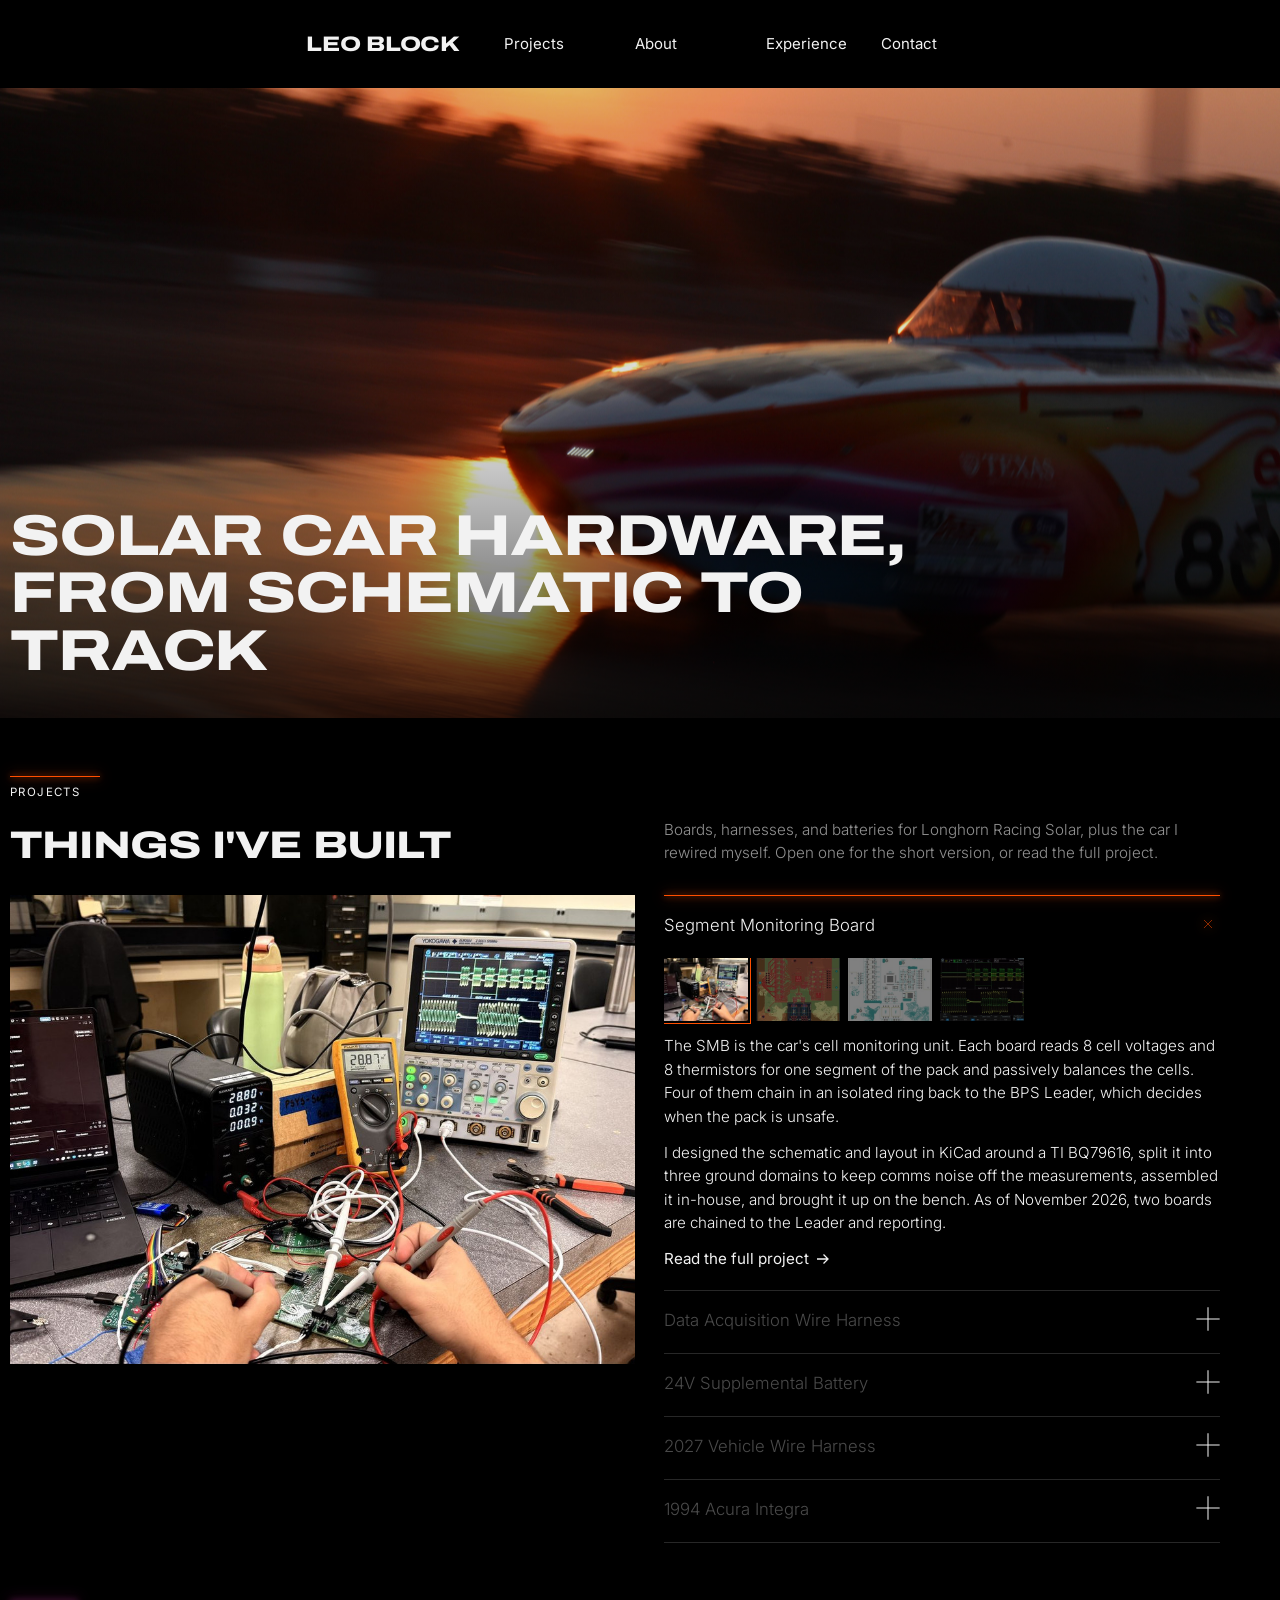
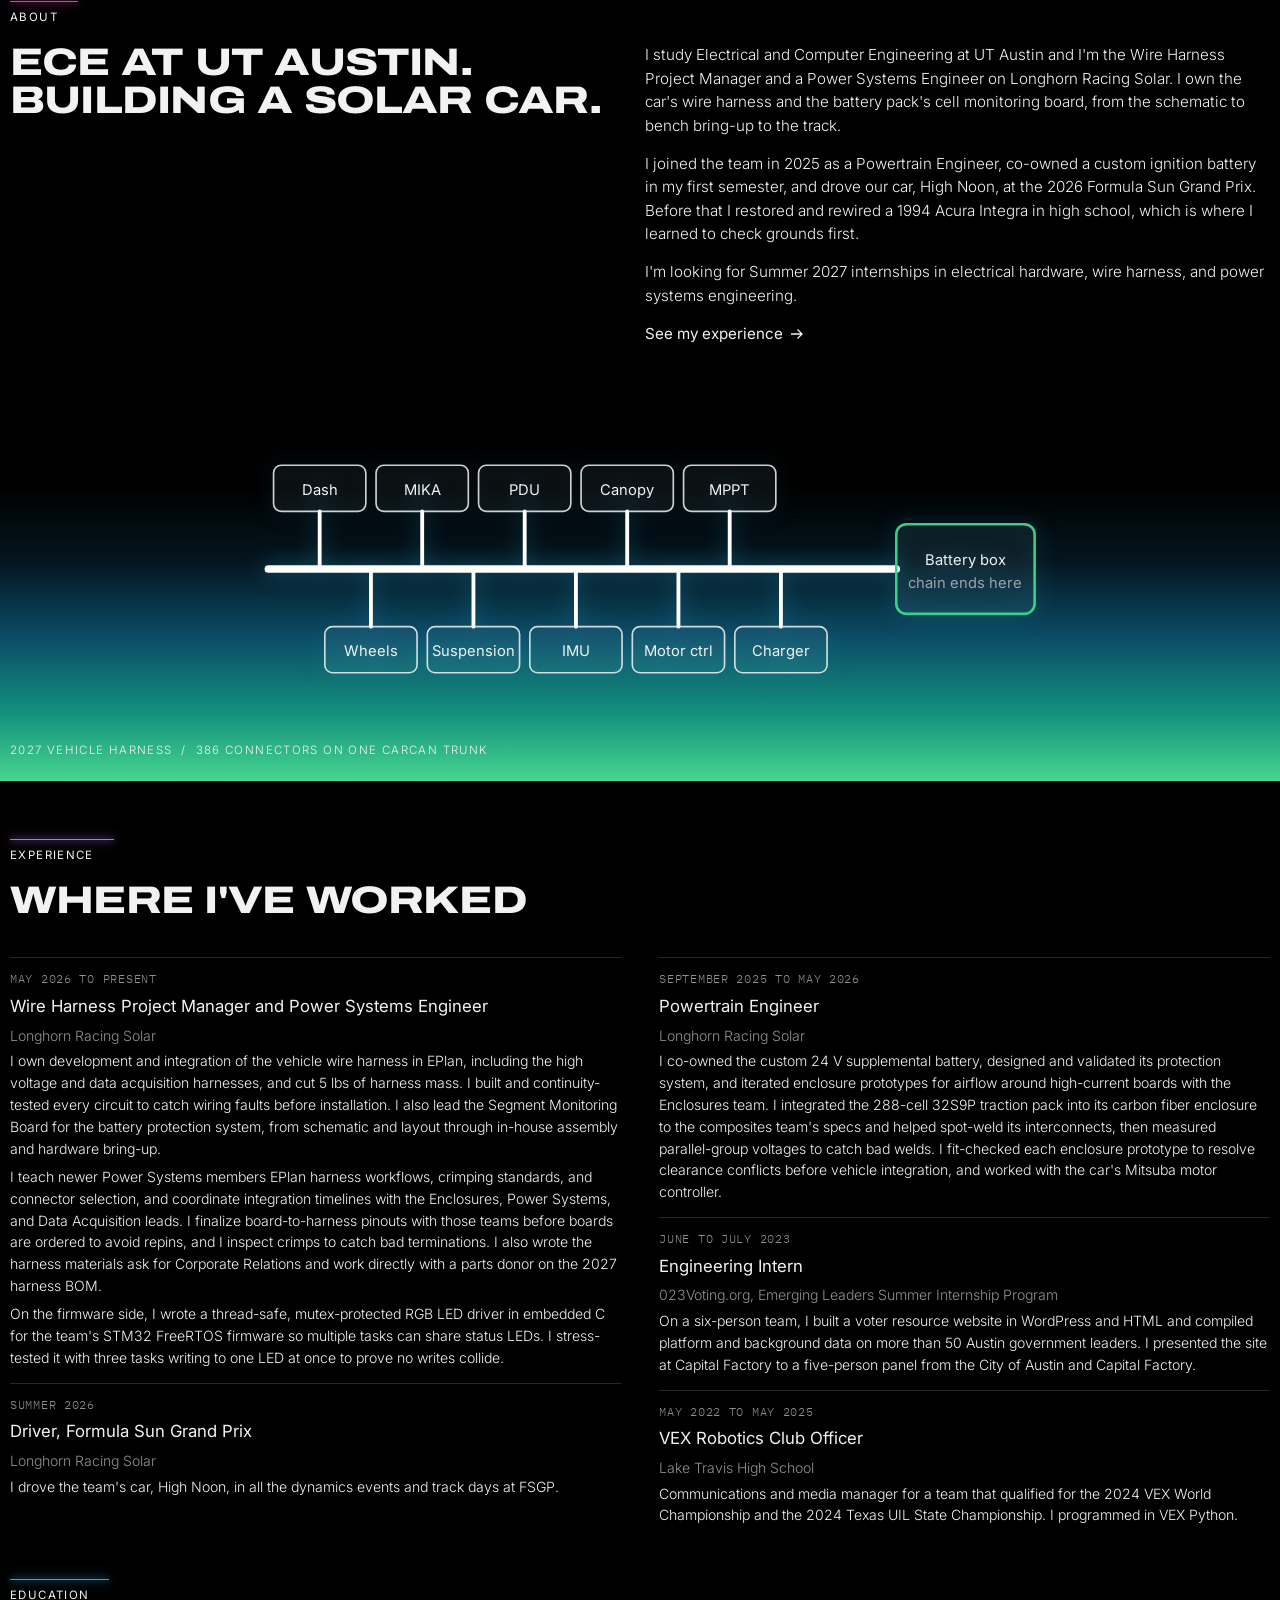
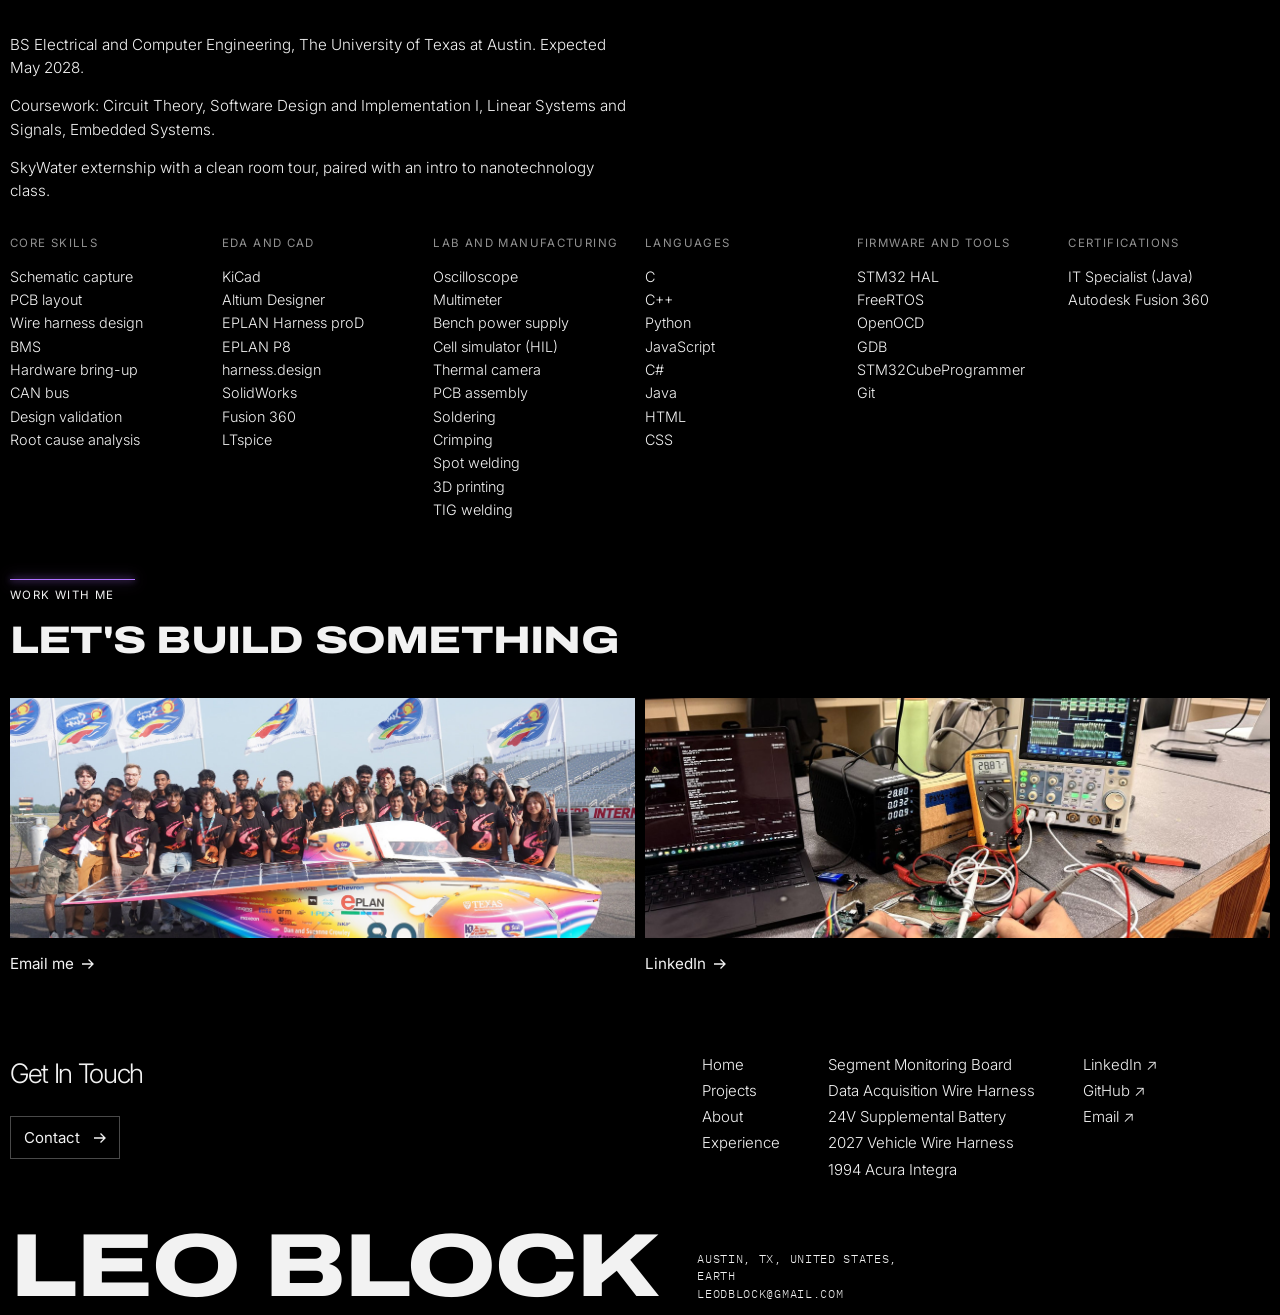
<file: index.html>
<!DOCTYPE html>
<html lang="en">
<head>
<meta charset="utf-8">
<meta name="viewport" content="width=device-width, initial-scale=1, viewport-fit=cover">
<title>Leo Block, Electrical and Computer Engineering</title>
<meta name="description" content="Leo Block builds wire harnesses and battery electronics for Longhorn Racing Solar.">
<meta name="theme-color" content="#000000">
<link rel="preconnect" href="https://fonts.googleapis.com">
<link rel="preconnect" href="https://fonts.gstatic.com" crossorigin>
<link href="https://fonts.googleapis.com/css2?family=Archivo:wdth,wght@62..125,700..900&family=IBM+Plex+Mono:wght@400&family=Inter:wght@300;400;500&display=swap" rel="stylesheet">
<link rel="stylesheet" href="assets/site.css?v=f54d2f9b">
</head>
<body>
<header class="hdr">
  <div class="pillwrap"><nav class="pill" aria-label="Main"><a class="wm" href="./">Leo Block</a><div class="navcol"><a href="./#projects">Projects</a><ul><li><a href="smb/">SMB</a></li><li><a href="data-acquisition-harness/">DAQ Harness</a></li><li><a href="supplemental-battery/">24V Battery</a></li><li><a href="vehicle-harness-2027/">2027 Harness</a></li><li><a href="integra/">Acura Integra</a></li></ul></div><div class="navcol"><a href="./#about">About</a><ul><li><a href="./#about">Solar car team</a></li><li><a href="data-acquisition-harness/#on-track">FSGP 2026</a></li></ul></div><div class="navcol"><a href="./#experience">Experience</a><ul><li><a href="./#experience">Roles</a></li><li><a href="./#skills">Skills</a></li></ul></div><div class="navcol"><a href="./#contact">Contact</a><ul><li><a href="mailto:leodblock@gmail.com">Email</a></li><li><a href="https://www.linkedin.com/in/leo-block" target="_blank" rel="noopener">LinkedIn</a></li><li><a href="https://github.com/leoblock927" target="_blank" rel="noopener">GitHub</a></li></ul></div></nav></div>
  <div class="mbar"><a class="wm" href="./">Leo Block</a><button class="plusbtn" type="button" aria-label="Menu" aria-expanded="false" aria-controls="mmenu"><svg viewBox="0 0 33 33" fill="none" aria-hidden="true"><path d="M0.5 16.5h32M16.5 0.5v32" stroke="currentColor" stroke-width="1.4"/></svg></button></div>
  <nav class="mmenu" id="mmenu" aria-label="Main"><div class="grp"><a href="./#projects">Projects</a><ul><li><a href="smb/">SMB</a></li><li><a href="data-acquisition-harness/">DAQ Harness</a></li><li><a href="supplemental-battery/">24V Battery</a></li><li><a href="vehicle-harness-2027/">2027 Harness</a></li><li><a href="integra/">Acura Integra</a></li></ul></div><div class="grp"><a href="./#about">About</a><ul><li><a href="./#about">Solar car team</a></li><li><a href="data-acquisition-harness/#on-track">FSGP 2026</a></li></ul></div><div class="grp"><a href="./#experience">Experience</a><ul><li><a href="./#experience">Roles</a></li><li><a href="./#skills">Skills</a></li></ul></div><div class="grp"><a href="./#contact">Contact</a><ul><li><a href="mailto:leodblock@gmail.com">Email</a></li><li><a href="https://www.linkedin.com/in/leo-block" target="_blank" rel="noopener">LinkedIn</a></li><li><a href="https://github.com/leoblock927" target="_blank" rel="noopener">GitHub</a></li></ul></div></nav>
</header>
<main>
<section class="hero" aria-labelledby="h1">
  <div class="media"><img src="assets/img/data-acquisition-harness-6.jpg" alt="Longhorn Racing Solar's car High Noon driving at sunset at the Formula Sun Grand Prix" fetchpriority="high"></div>
  <div class="inner"><h1 class="h1" id="h1">Solar car hardware, from schematic to track</h1></div>
</section>

<section class="sec projsec" id="projects">
  <div class="lbl " style="--a:var(--orange)"><i></i><span>Projects</span></div>
  <div class="split ptitle">
    <h2 class="h2">Things I've built</h2>
    <p class="dim">Boards, harnesses, and batteries for Longhorn Racing Solar, plus the car I rewired myself. Open one for the short version, or read the full project.</p>
  </div>
  <div class="acc" data-acc>
    <div class="stage"><img class="on" data-i="0" data-k="0" src="assets/img/w/smb-4-1280.jpg" srcset="assets/img/w/smb-4-1280.jpg 1280w, assets/img/smb-4.jpg 1600w" sizes="(max-width: 640px) 100vw, 60vw" data-full="assets/img/smb-4.jpg" alt="Bench test of the Segment Monitoring Board with a power supply, multimeter and oscilloscope probing the daisy chain" loading="lazy"><img class="" data-i="0" data-k="1" src="assets/img/w/smb-1-1280.png" srcset="assets/img/w/smb-1-1280.png 1280w, assets/img/smb-1.png 1410w" sizes="(max-width: 640px) 100vw, 60vw" data-full="assets/img/smb-1.png" alt="KiCad PCB layout of the Segment Monitoring Board" loading="lazy"><img class="light" data-i="0" data-k="2" src="assets/img/w/smb-6-1280.jpg" srcset="assets/img/w/smb-6-1280.jpg 1280w, assets/img/smb-6.jpg 2400w" sizes="(max-width: 640px) 100vw, 60vw" data-full="assets/img/smb-6.jpg" alt="Front of the Segment Monitoring Board with every part placed, from the interactive BOM" loading="lazy"><img class="" data-i="0" data-k="3" src="assets/img/smb-3.jpg" alt="Oscilloscope capture of a successful wake command on the daisy chain" loading="lazy"><img class="" data-i="1" data-k="0" src="assets/img/data-acquisition-harness-1.jpg" alt="Hand-built data acquisition harness with labeled connectors on a lab bench" loading="lazy"><img class="" data-i="1" data-k="1" src="assets/img/w/data-acquisition-harness-6-1280.jpg" srcset="assets/img/w/data-acquisition-harness-6-1280.jpg 1280w, assets/img/data-acquisition-harness-6.jpg 2560w" sizes="(max-width: 640px) 100vw, 60vw" data-full="assets/img/data-acquisition-harness-6.jpg" alt="High Noon driving at sunset at the Formula Sun Grand Prix" loading="lazy"><img class="" data-i="1" data-k="2" src="assets/img/data-acquisition-harness-2.png" alt="Harness routing shown in the vehicle CAD model" loading="lazy"><img class="" data-i="1" data-k="3" src="assets/img/w/data-acquisition-harness-7-1280.jpg" srcset="assets/img/w/data-acquisition-harness-7-1280.jpg 1280w, assets/img/data-acquisition-harness-7.jpg 2560w" sizes="(max-width: 640px) 100vw, 60vw" data-full="assets/img/data-acquisition-harness-7.jpg" alt="Leo in the cockpit of High Noon with the dash enclosure and wiring visible" loading="lazy"><img class="" data-i="2" data-k="0" src="assets/img/supplemental-battery-4.jpg" alt="3D-printed battery enclosure on a workbench" loading="lazy"><img class="light" data-i="2" data-k="1" src="assets/img/supplemental-battery-1.jpg" alt="CAD model of NiMH cells seated in the 3D-printed frame" loading="lazy"><img class="" data-i="2" data-k="2" src="assets/img/supplemental-battery-2.jpg" alt="Render of the protection PCB with fuse holder and connectors" loading="lazy"><img class="" data-i="2" data-k="3" src="assets/img/supplemental-battery-8.png" alt="Third revision of the protection PCB in KiCad" loading="lazy"><div class="gpanel" data-i="3" data-k="0" aria-hidden="true"><svg class="xray" aria-label="Enclosures on the 2027 harness hanging off one CarCAN trunk that ends at the battery box" role="img" viewbox="0 0 640 230">
<path class="route" d="M30,115 H520" stroke-width="6"></path>
<path class="fpulse" d="M30,115 H520" pathlength="1"></path>
<g class="route" stroke-width="3"><path d="M70,115V70 M150,115V70 M230,115V70 M310,115V70 M390,115V70 M110,115V160 M190,115V160 M270,115V160 M350,115V160 M430,115V160"></path></g>
<g class="box">
<rect height="36" rx="6" width="72" x="34" y="34"></rect><rect height="36" rx="6" width="72" x="114" y="34"></rect><rect height="36" rx="6" width="72" x="194" y="34"></rect><rect height="36" rx="6" width="72" x="274" y="34"></rect><rect height="36" rx="6" width="72" x="354" y="34"></rect>
<rect height="36" rx="6" width="72" x="74" y="160"></rect><rect height="36" rx="6" width="72" x="154" y="160"></rect><rect height="36" rx="6" width="72" x="234" y="160"></rect><rect height="36" rx="6" width="72" x="314" y="160"></rect><rect height="36" rx="6" width="72" x="394" y="160"></rect>
</g>
<rect class="box" height="70" rx="8" style="stroke:#3ad08a;stroke-width:2" width="108" x="520" y="80"></rect>
<text text-anchor="middle" x="70" y="57">Dash</text><text text-anchor="middle" x="150" y="57">MIKA</text><text text-anchor="middle" x="230" y="57">PDU</text><text text-anchor="middle" x="310" y="57">Canopy</text><text text-anchor="middle" x="390" y="57">MPPT</text>
<text text-anchor="middle" x="110" y="183">Wheels</text><text text-anchor="middle" x="190" y="183">Suspension</text><text text-anchor="middle" x="270" y="183">IMU</text><text text-anchor="middle" x="350" y="183">Motor ctrl</text><text text-anchor="middle" x="430" y="183">Charger</text>
<text text-anchor="middle" x="574" y="112">Battery box</text><text class="soft" text-anchor="middle" x="574" y="130">chain ends here</text>

</svg></div><img class="" data-i="4" data-k="0" src="assets/img/w/integra-1-1280.jpg" srcset="assets/img/w/integra-1-1280.jpg 1280w, assets/img/integra-1.jpg 1536w" sizes="(max-width: 640px) 100vw, 60vw" data-full="assets/img/integra-1.jpg" alt="Green 1994 Acura Integra parked in a driveway" loading="lazy"><img class="" data-i="4" data-k="1" src="assets/img/w/integra-12-1280.jpg" srcset="assets/img/w/integra-12-1280.jpg 1280w, assets/img/integra-12.jpg 2048w" sizes="(max-width: 640px) 100vw, 60vw" data-full="assets/img/integra-12.jpg" alt="Finished black interior with the Type-R steering wheel" loading="lazy"><img class="" data-i="4" data-k="2" src="assets/img/w/integra-3-1280.jpg" srcset="assets/img/w/integra-3-1280.jpg 1280w, assets/img/integra-3.jpg 2048w" sizes="(max-width: 640px) 100vw, 60vw" data-full="assets/img/integra-3.jpg" alt="Integra interior with the dashboard removed, exposing the wiring" loading="lazy"><img class="" data-i="4" data-k="3" src="assets/img/w/integra-5-1280.jpg" srcset="assets/img/w/integra-5-1280.jpg 1280w, assets/img/integra-5.jpg 1536w" sizes="(max-width: 640px) 100vw, 60vw" data-full="assets/img/integra-5.jpg" alt="Engine bay of the Integra with the B18B1" loading="lazy"></div>
    <div class="list"><div class="item open" style="--a:var(--orange)">
      <h3 style="margin:0"><button type="button" class="hd" aria-expanded="true" aria-controls="acc-smb"><span class="t">Segment Monitoring Board</span><span class="ic"><svg viewBox="0 0 33 33" fill="none" aria-hidden="true"><path d="M0.5 16.5h32M16.5 0.5v32" stroke="currentColor" stroke-width="1.4"/></svg></span></button></h3>
      <div class="panel" id="acc-smb"><div><div class="thumbs"><button type="button" class="thumb sel" data-k="0" aria-label="Show photo 1 of Segment Monitoring Board"><img src="assets/img/w/smb-4-240.jpg" alt="" loading="lazy"></button><button type="button" class="thumb" data-k="1" aria-label="Show photo 2 of Segment Monitoring Board"><img src="assets/img/w/smb-1-240.jpg" alt="" loading="lazy"></button><button type="button" class="thumb" data-k="2" aria-label="Show photo 3 of Segment Monitoring Board"><img src="assets/img/w/smb-6-240.jpg" alt="" loading="lazy"></button><button type="button" class="thumb" data-k="3" aria-label="Show photo 4 of Segment Monitoring Board"><img src="assets/img/w/smb-3-240.jpg" alt="" loading="lazy"></button></div><p>The SMB is the car's cell monitoring unit. Each board reads 8 cell voltages and 8 thermistors for one segment of the pack and passively balances the cells. Four of them chain in an isolated ring back to the BPS Leader, which decides when the pack is unsafe.</p><p>I designed the schematic and layout in KiCad around a TI BQ79616, split it into three ground domains to keep comms noise off the measurements, assembled it in-house, and brought it up on the bench. As of November 2026, two boards are chained to the Leader and reporting.</p><a class="tlink" href="smb/">Read the full project <svg viewBox="0 0 14 14" fill="none" aria-hidden="true"><path d="M1 7h11M7.5 2.5 12 7l-4.5 4.5" stroke="currentColor" stroke-width="1.3"/></svg></a></div></div>
    </div><div class="item" style="--a:var(--blue)">
      <h3 style="margin:0"><button type="button" class="hd" aria-expanded="false" aria-controls="acc-data-acquisition-harness"><span class="t">Data Acquisition Wire Harness</span><span class="ic"><svg viewBox="0 0 33 33" fill="none" aria-hidden="true"><path d="M0.5 16.5h32M16.5 0.5v32" stroke="currentColor" stroke-width="1.4"/></svg></span></button></h3>
      <div class="panel" id="acc-data-acquisition-harness"><div><div class="thumbs"><button type="button" class="thumb sel" data-k="0" aria-label="Show photo 1 of Data Acquisition Wire Harness"><img src="assets/img/w/data-acquisition-harness-1-240.jpg" alt="" loading="lazy"></button><button type="button" class="thumb" data-k="1" aria-label="Show photo 2 of Data Acquisition Wire Harness"><img src="assets/img/w/data-acquisition-harness-6-240.jpg" alt="" loading="lazy"></button><button type="button" class="thumb" data-k="2" aria-label="Show photo 3 of Data Acquisition Wire Harness"><img src="assets/img/w/data-acquisition-harness-2-240.jpg" alt="" loading="lazy"></button><button type="button" class="thumb" data-k="3" aria-label="Show photo 4 of Data Acquisition Wire Harness"><img src="assets/img/w/data-acquisition-harness-7-240.jpg" alt="" loading="lazy"></button></div><p>This harness connects 14 telemetry boards across 65 feet of cable on High Noon. I routed every branch through the full vehicle CAD in EPLAN, so every wire was cut to its final length before it went near the car.</p><p>I wrote 17 pages of build documentation, led a team that was newer to harness work through the build, and inspected all 124 joints. It ran at the 2026 Formula Sun Grand Prix with zero on-track failures, with me in the driver's seat for the dynamics events.</p><a class="tlink" href="data-acquisition-harness/">Read the full project <svg viewBox="0 0 14 14" fill="none" aria-hidden="true"><path d="M1 7h11M7.5 2.5 12 7l-4.5 4.5" stroke="currentColor" stroke-width="1.3"/></svg></a></div></div>
    </div><div class="item" style="--a:var(--pink)">
      <h3 style="margin:0"><button type="button" class="hd" aria-expanded="false" aria-controls="acc-supplemental-battery"><span class="t">24V Supplemental Battery</span><span class="ic"><svg viewBox="0 0 33 33" fill="none" aria-hidden="true"><path d="M0.5 16.5h32M16.5 0.5v32" stroke="currentColor" stroke-width="1.4"/></svg></span></button></h3>
      <div class="panel" id="acc-supplemental-battery"><div><div class="thumbs"><button type="button" class="thumb sel" data-k="0" aria-label="Show photo 1 of 24V Supplemental Battery"><img src="assets/img/w/supplemental-battery-4-240.jpg" alt="" loading="lazy"></button><button type="button" class="thumb" data-k="1" aria-label="Show photo 2 of 24V Supplemental Battery"><img src="assets/img/w/supplemental-battery-1-240.jpg" alt="" loading="lazy"></button><button type="button" class="thumb" data-k="2" aria-label="Show photo 3 of 24V Supplemental Battery"><img src="assets/img/w/supplemental-battery-2-240.jpg" alt="" loading="lazy"></button><button type="button" class="thumb" data-k="3" aria-label="Show photo 4 of 24V Supplemental Battery"><img src="assets/img/w/supplemental-battery-8-240.jpg" alt="" loading="lazy"></button></div><p>This 20S1P NiMH pack powers the car's ignition sequence. It replaced an off-the-shelf pack that had logged more than 50 overtemperature events, and the new design cut those to near zero.</p><p>I co-owned it from cell selection to test: a KiCad protection board with a 12 A fuse and two thermistors, simulated in LTspice and checked with a scope and thermal camera, and a 3D-printed frame that made the pack 34% smaller and 23% lighter.</p><a class="tlink" href="supplemental-battery/">Read the full project <svg viewBox="0 0 14 14" fill="none" aria-hidden="true"><path d="M1 7h11M7.5 2.5 12 7l-4.5 4.5" stroke="currentColor" stroke-width="1.3"/></svg></a></div></div>
    </div><div class="item" style="--a:var(--purple)">
      <h3 style="margin:0"><button type="button" class="hd" aria-expanded="false" aria-controls="acc-vehicle-harness-2027"><span class="t">2027 Vehicle Wire Harness</span><span class="ic"><svg viewBox="0 0 33 33" fill="none" aria-hidden="true"><path d="M0.5 16.5h32M16.5 0.5v32" stroke="currentColor" stroke-width="1.4"/></svg></span></button></h3>
      <div class="panel" id="acc-vehicle-harness-2027"><div><p>I'm leading the full harness for the team's next car. The last car had no pin for CAN cable shielding, so I set a standard 12-pin CAN pinout with two dedicated shield pins on every board and moved the boards to sealed Deutsch DTM connectors.</p><p>I modeled every connector on the car in harness.design, 386 of them, with pin names normalized across every board, and I'm now routing it in EPLAN Harness proD. Manufacturing starts in January.</p><a class="tlink" href="vehicle-harness-2027/">Read the full project <svg viewBox="0 0 14 14" fill="none" aria-hidden="true"><path d="M1 7h11M7.5 2.5 12 7l-4.5 4.5" stroke="currentColor" stroke-width="1.3"/></svg></a></div></div>
    </div><div class="item" style="--a:var(--amber)">
      <h3 style="margin:0"><button type="button" class="hd" aria-expanded="false" aria-controls="acc-integra"><span class="t">1994 Acura Integra</span><span class="ic"><svg viewBox="0 0 33 33" fill="none" aria-hidden="true"><path d="M0.5 16.5h32M16.5 0.5v32" stroke="currentColor" stroke-width="1.4"/></svg></span></button></h3>
      <div class="panel" id="acc-integra"><div><div class="thumbs"><button type="button" class="thumb sel" data-k="0" aria-label="Show photo 1 of 1994 Acura Integra"><img src="assets/img/w/integra-1-240.jpg" alt="" loading="lazy"></button><button type="button" class="thumb" data-k="1" aria-label="Show photo 2 of 1994 Acura Integra"><img src="assets/img/w/integra-12-240.jpg" alt="" loading="lazy"></button><button type="button" class="thumb" data-k="2" aria-label="Show photo 3 of 1994 Acura Integra"><img src="assets/img/w/integra-3-240.jpg" alt="" loading="lazy"></button><button type="button" class="thumb" data-k="3" aria-label="Show photo 4 of 1994 Acura Integra"><img src="assets/img/w/integra-5-240.jpg" alt="" loading="lazy"></button></div><p>My own car, picked with a design matrix and bought with money from a weekday job in high school. It has a 30-year-old harness with very little documentation, so every electrical job starts with tracing circuits by hand.</p><p>I wired in a CarPlay head unit and backup camera, adapted a Japan-market airbag connector, swapped the whole interior from tan to black, and did the cooling, suspension, and engine work myself.</p><a class="tlink" href="integra/">Read the full project <svg viewBox="0 0 14 14" fill="none" aria-hidden="true"><path d="M1 7h11M7.5 2.5 12 7l-4.5 4.5" stroke="currentColor" stroke-width="1.3"/></svg></a></div></div>
    </div></div>
  </div>
</section>

<section class="sec" id="about">
  <div class="lbl " style="--a:var(--pink)"><i></i><span>About</span></div>
  <div class="split">
    <h2 class="h2">ECE at UT Austin. Building a solar car.</h2>
    <div class="txt">
      <p>I study Electrical and Computer Engineering at UT Austin and I'm the Wire Harness Project Manager and a Power Systems Engineer on Longhorn Racing Solar. I own the car's wire harness and the battery pack's cell monitoring board, from the schematic to bench bring-up to the track.</p>
      <p>I joined the team in 2025 as a Powertrain Engineer, co-owned a custom ignition battery in my first semester, and drove our car, High Noon, at the 2026 Formula Sun Grand Prix. Before that I restored and rewired a 1994 Acura Integra in high school, which is where I learned to check grounds first.</p>
      <p>I'm looking for Summer 2027 internships in electrical hardware, wire harness, and power systems engineering.</p>
      <a class="tlink" href="#experience">See my experience <svg viewBox="0 0 14 14" fill="none" aria-hidden="true"><path d="M1 7h11M7.5 2.5 12 7l-4.5 4.5" stroke="currentColor" stroke-width="1.3"/></svg></a>
    </div>
  </div>
</section>

<section class="band" aria-label="2027 harness map">
  <svg class="xray" aria-label="Enclosures on the 2027 harness hanging off one CarCAN trunk that ends at the battery box" role="img" viewbox="0 0 640 230">
<path class="route" d="M30,115 H520" stroke-width="6"></path>
<path class="fpulse" d="M30,115 H520" pathlength="1"></path>
<g class="route" stroke-width="3"><path d="M70,115V70 M150,115V70 M230,115V70 M310,115V70 M390,115V70 M110,115V160 M190,115V160 M270,115V160 M350,115V160 M430,115V160"></path></g>
<g class="box">
<rect height="36" rx="6" width="72" x="34" y="34"></rect><rect height="36" rx="6" width="72" x="114" y="34"></rect><rect height="36" rx="6" width="72" x="194" y="34"></rect><rect height="36" rx="6" width="72" x="274" y="34"></rect><rect height="36" rx="6" width="72" x="354" y="34"></rect>
<rect height="36" rx="6" width="72" x="74" y="160"></rect><rect height="36" rx="6" width="72" x="154" y="160"></rect><rect height="36" rx="6" width="72" x="234" y="160"></rect><rect height="36" rx="6" width="72" x="314" y="160"></rect><rect height="36" rx="6" width="72" x="394" y="160"></rect>
</g>
<rect class="box" height="70" rx="8" style="stroke:#3ad08a;stroke-width:2" width="108" x="520" y="80"></rect>
<text text-anchor="middle" x="70" y="57">Dash</text><text text-anchor="middle" x="150" y="57">MIKA</text><text text-anchor="middle" x="230" y="57">PDU</text><text text-anchor="middle" x="310" y="57">Canopy</text><text text-anchor="middle" x="390" y="57">MPPT</text>
<text text-anchor="middle" x="110" y="183">Wheels</text><text text-anchor="middle" x="190" y="183">Suspension</text><text text-anchor="middle" x="270" y="183">IMU</text><text text-anchor="middle" x="350" y="183">Motor ctrl</text><text text-anchor="middle" x="430" y="183">Charger</text>
<text text-anchor="middle" x="574" y="112">Battery box</text><text class="soft" text-anchor="middle" x="574" y="130">chain ends here</text>

</svg>
  <p class="cap">2027 vehicle harness &nbsp;/&nbsp; 386 connectors on one CarCAN trunk</p>
</section>

<section class="sec" id="experience">
  <div class="lbl " style="--a:var(--purple)"><i></i><span>Experience</span></div>
  <h2 class="h2">Where I've worked</h2>
  <div class="rows"><div class="row"><div class="when">May 2026 to present</div><div><h3>Wire Harness Project Manager and Power Systems Engineer</h3><p class="dim p2" style="margin-top:.35rem">Longhorn Racing Solar</p></div><div><p>I own development and integration of the vehicle wire harness in EPlan, including the high voltage and data acquisition harnesses, and cut 5 lbs of harness mass. I built and continuity-tested every circuit to catch wiring faults before installation. I also lead the Segment Monitoring Board for the battery protection system, from schematic and layout through in-house assembly and hardware bring-up.</p><p>I teach newer Power Systems members EPlan harness workflows, crimping standards, and connector selection, and coordinate integration timelines with the Enclosures, Power Systems, and Data Acquisition leads. I finalize board-to-harness pinouts with those teams before boards are ordered to avoid repins, and I inspect crimps to catch bad terminations. I also wrote the harness materials ask for Corporate Relations and work directly with a parts donor on the 2027 harness BOM.</p><p>On the firmware side, I wrote a thread-safe, mutex-protected RGB LED driver in embedded C for the team's STM32 FreeRTOS firmware so multiple tasks can share status LEDs. I stress-tested it with three tasks writing to one LED at once to prove no writes collide.</p></div></div><div class="row"><div class="when">Summer 2026</div><div><h3>Driver, Formula Sun Grand Prix</h3><p class="dim p2" style="margin-top:.35rem">Longhorn Racing Solar</p></div><div><p>I drove the team's car, High Noon, in all the dynamics events and track days at FSGP.</p></div></div><div class="row"><div class="when">September 2025 to May 2026</div><div><h3>Powertrain Engineer</h3><p class="dim p2" style="margin-top:.35rem">Longhorn Racing Solar</p></div><div><p>I co-owned the custom 24 V supplemental battery, designed and validated its protection system, and iterated enclosure prototypes for airflow around high-current boards with the Enclosures team. I integrated the 288-cell 32S9P traction pack into its carbon fiber enclosure to the composites team's specs and helped spot-weld its interconnects, then measured parallel-group voltages to catch bad welds. I fit-checked each enclosure prototype to resolve clearance conflicts before vehicle integration, and worked with the car's Mitsuba motor controller.</p></div></div><div class="row"><div class="when">June to July 2023</div><div><h3>Engineering Intern</h3><p class="dim p2" style="margin-top:.35rem">023Voting.org, Emerging Leaders Summer Internship Program</p></div><div><p>On a six-person team, I built a voter resource website in WordPress and HTML and compiled platform and background data on more than 50 Austin government leaders. I presented the site at Capital Factory to a five-person panel from the City of Austin and Capital Factory.</p></div></div><div class="row"><div class="when">May 2022 to May 2025</div><div><h3>VEX Robotics Club Officer</h3><p class="dim p2" style="margin-top:.35rem">Lake Travis High School</p></div><div><p>Communications and media manager for a team that qualified for the 2024 VEX World Championship and the 2024 Texas UIL State Championship. I programmed in VEX Python.</p></div></div></div>
  <div class="split" style="margin-top:clamp(60px,7vw,110px)" id="skills">
    <div><div class="lbl " style="--a:var(--blue)"><i></i><span>Education</span></div><div class="txt" style="margin-top:12px"><p>BS Electrical and Computer Engineering, The University of Texas at Austin. Expected May 2028.</p><p>Coursework: Circuit Theory, Software Design and Implementation I, Linear Systems and Signals, Embedded Systems.</p><p>SkyWater externship with a clean room tour, paired with an intro to nanotechnology class.</p></div></div>
    <div></div>
  </div>
  <div class="skills"><div><h4>Core skills</h4><ul><li>Schematic capture</li><li>PCB layout</li><li>Wire harness design</li><li>BMS</li><li>Hardware bring-up</li><li>CAN bus</li><li>Design validation</li><li>Root cause analysis</li></ul></div><div><h4>EDA and CAD</h4><ul><li>KiCad</li><li>Altium Designer</li><li>EPLAN Harness proD</li><li>EPLAN P8</li><li>harness.design</li><li>SolidWorks</li><li>Fusion 360</li><li>LTspice</li></ul></div><div><h4>Lab and manufacturing</h4><ul><li>Oscilloscope</li><li>Multimeter</li><li>Bench power supply</li><li>Cell simulator (HIL)</li><li>Thermal camera</li><li>PCB assembly</li><li>Soldering</li><li>Crimping</li><li>Spot welding</li><li>3D printing</li><li>TIG welding</li></ul></div><div><h4>Languages</h4><ul><li>C</li><li>C++</li><li>Python</li><li>JavaScript</li><li>C#</li><li>Java</li><li>HTML</li><li>CSS</li></ul></div><div><h4>Firmware and tools</h4><ul><li>STM32 HAL</li><li>FreeRTOS</li><li>OpenOCD</li><li>GDB</li><li>STM32CubeProgrammer</li><li>Git</li></ul></div><div><h4>Certifications</h4><ul><li>IT Specialist (Java)</li><li>Autodesk Fusion 360</li></ul></div></div>
</section>

<section class="sec">
  <div class="lbl " style="--a:var(--purple)"><i></i><span>Work with me</span></div>
  <h2 class="h2">Let's build something</h2>
  <div class="cards">
    <a class="card" href="mailto:leodblock@gmail.com"><div class="im"><img src="assets/img/w/data-acquisition-harness-10-1280.jpg" alt="Longhorn Racing Solar team with High Noon at the Formula Sun Grand Prix" loading="lazy"></div><span class="tlink">Email me <svg viewBox="0 0 14 14" fill="none" aria-hidden="true"><path d="M1 7h11M7.5 2.5 12 7l-4.5 4.5" stroke="currentColor" stroke-width="1.3"/></svg></span></a>
    <a class="card" href="https://www.linkedin.com/in/leo-block" target="_blank" rel="noopener"><div class="im"><img src="assets/img/w/smb-4-1280.jpg" alt="Bench test of the Segment Monitoring Board" loading="lazy"></div><span class="tlink">LinkedIn <svg viewBox="0 0 14 14" fill="none" aria-hidden="true"><path d="M1 7h11M7.5 2.5 12 7l-4.5 4.5" stroke="currentColor" stroke-width="1.3"/></svg></span></a>
  </div>
</section>
</main>
<footer class="foot" id="contact">
  <div class="top">
    <div><p class="git">Get In Touch</p><a class="btn" href="mailto:leodblock@gmail.com">Contact <svg viewBox="0 0 14 14" fill="none" aria-hidden="true"><path d="M1 7h11M7.5 2.5 12 7l-4.5 4.5" stroke="currentColor" stroke-width="1.3"/></svg></a></div>
    <div class="fcols">
      <ul><li><a href="./">Home</a></li><li><a href="./#projects">Projects</a></li><li><a href="./#about">About</a></li><li><a href="./#experience">Experience</a></li></ul>
      <ul><li><a href="smb/">Segment Monitoring Board</a></li><li><a href="data-acquisition-harness/">Data Acquisition Wire Harness</a></li><li><a href="supplemental-battery/">24V Supplemental Battery</a></li><li><a href="vehicle-harness-2027/">2027 Vehicle Wire Harness</a></li><li><a href="integra/">1994 Acura Integra</a></li></ul>
      <ul><li><a href="https://www.linkedin.com/in/leo-block" target="_blank" rel="noopener">LinkedIn &#8599;</a></li><li><a href="https://github.com/leoblock927" target="_blank" rel="noopener">GitHub &#8599;</a></li><li><a href="mailto:leodblock@gmail.com">Email &#8599;</a></li></ul>
    </div>
  </div>
  <div class="bottom">
    <p class="bigwm" aria-hidden="true">Leo Block</p>
    <address>Austin, TX, United States, Earth<br><a href="mailto:leodblock@gmail.com">leodblock@gmail.com</a></address>
  </div>
</footer>
<dialog class="lb" id="lb"><button type="button" aria-label="Close"><svg viewBox="0 0 33 33" fill="none" aria-hidden="true"><path d="M0.5 16.5h32M16.5 0.5v32" stroke="currentColor" stroke-width="1.4"/></svg></button><img alt=""><p></p></dialog>
<script src="assets/site.js?v=f54d2f9b"></script>
</body>
</html>
</file>
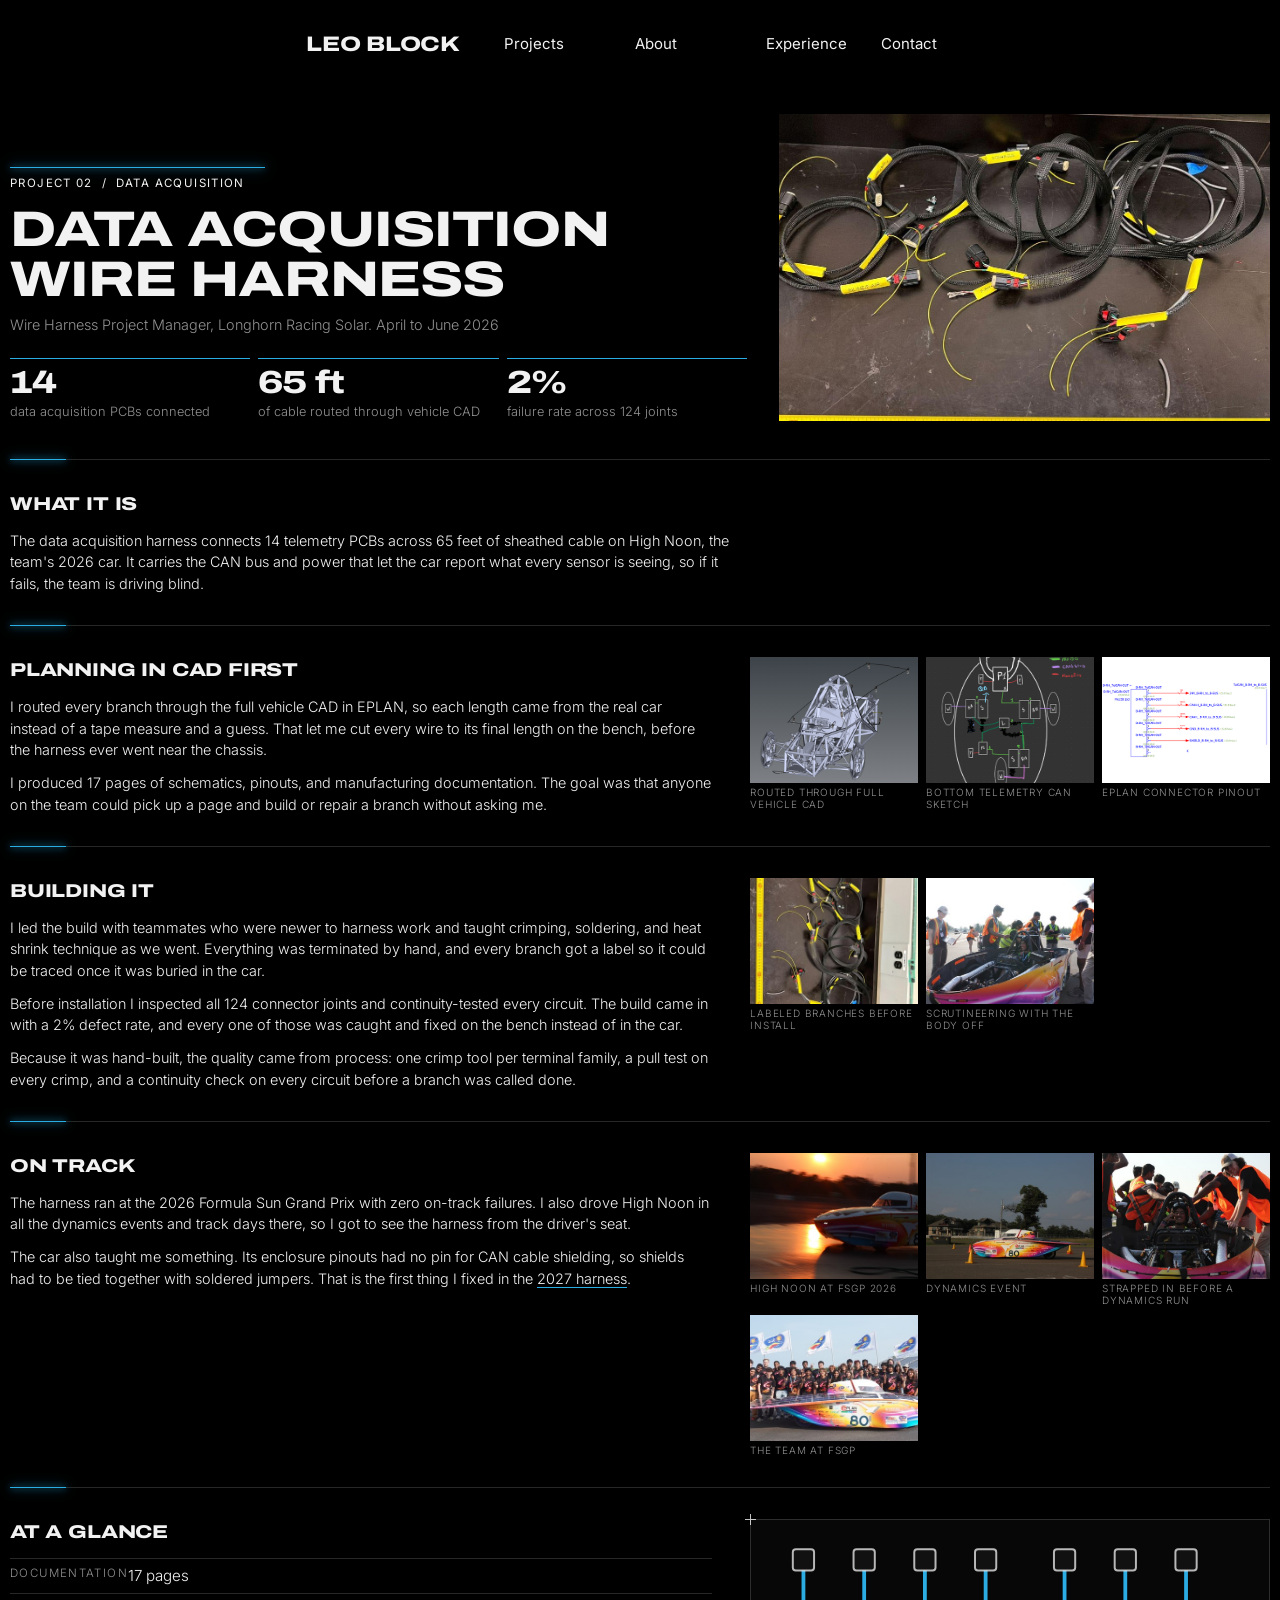
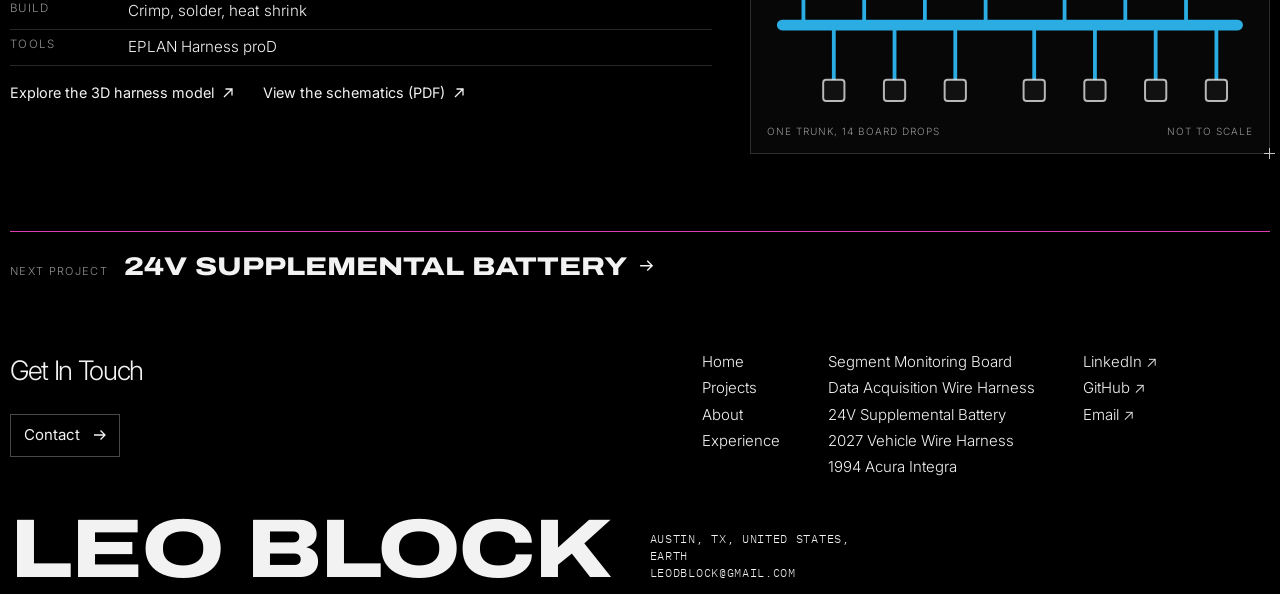
<file: data-acquisition-harness/index.html>
<!DOCTYPE html>
<html lang="en">
<head>
<meta charset="utf-8">
<meta name="viewport" content="width=device-width, initial-scale=1, viewport-fit=cover">
<title>Data Acquisition Wire Harness | Leo Block</title>
<meta name="description" content="This harness connects 14 telemetry boards across 65 feet of cable on High Noon. I routed every branch through the full vehicle CAD in EPLAN, so every wire ">
<meta name="theme-color" content="#000000">
<link rel="preconnect" href="https://fonts.googleapis.com">
<link rel="preconnect" href="https://fonts.gstatic.com" crossorigin>
<link href="https://fonts.googleapis.com/css2?family=Archivo:wdth,wght@62..125,700..900&family=IBM+Plex+Mono:wght@400&family=Inter:wght@300;400;500&display=swap" rel="stylesheet">
<link rel="stylesheet" href="../assets/site.css?v=f54d2f9b">
</head>
<body>
<header class="hdr">
  <div class="pillwrap"><nav class="pill" aria-label="Main"><a class="wm" href="../">Leo Block</a><div class="navcol"><a href="../#projects">Projects</a><ul><li><a href="../smb/">SMB</a></li><li><a href="../data-acquisition-harness/">DAQ Harness</a></li><li><a href="../supplemental-battery/">24V Battery</a></li><li><a href="../vehicle-harness-2027/">2027 Harness</a></li><li><a href="../integra/">Acura Integra</a></li></ul></div><div class="navcol"><a href="../#about">About</a><ul><li><a href="../#about">Solar car team</a></li><li><a href="../data-acquisition-harness/#on-track">FSGP 2026</a></li></ul></div><div class="navcol"><a href="../#experience">Experience</a><ul><li><a href="../#experience">Roles</a></li><li><a href="../#skills">Skills</a></li></ul></div><div class="navcol"><a href="../#contact">Contact</a><ul><li><a href="mailto:leodblock@gmail.com">Email</a></li><li><a href="https://www.linkedin.com/in/leo-block" target="_blank" rel="noopener">LinkedIn</a></li><li><a href="https://github.com/leoblock927" target="_blank" rel="noopener">GitHub</a></li></ul></div></nav></div>
  <div class="mbar"><a class="wm" href="../">Leo Block</a><button class="plusbtn" type="button" aria-label="Menu" aria-expanded="false" aria-controls="mmenu"><svg viewBox="0 0 33 33" fill="none" aria-hidden="true"><path d="M0.5 16.5h32M16.5 0.5v32" stroke="currentColor" stroke-width="1.4"/></svg></button></div>
  <nav class="mmenu" id="mmenu" aria-label="Main"><div class="grp"><a href="../#projects">Projects</a><ul><li><a href="../smb/">SMB</a></li><li><a href="../data-acquisition-harness/">DAQ Harness</a></li><li><a href="../supplemental-battery/">24V Battery</a></li><li><a href="../vehicle-harness-2027/">2027 Harness</a></li><li><a href="../integra/">Acura Integra</a></li></ul></div><div class="grp"><a href="../#about">About</a><ul><li><a href="../#about">Solar car team</a></li><li><a href="../data-acquisition-harness/#on-track">FSGP 2026</a></li></ul></div><div class="grp"><a href="../#experience">Experience</a><ul><li><a href="../#experience">Roles</a></li><li><a href="../#skills">Skills</a></li></ul></div><div class="grp"><a href="../#contact">Contact</a><ul><li><a href="mailto:leodblock@gmail.com">Email</a></li><li><a href="https://www.linkedin.com/in/leo-block" target="_blank" rel="noopener">LinkedIn</a></li><li><a href="https://github.com/leoblock927" target="_blank" rel="noopener">GitHub</a></li></ul></div></nav>
</header>
<main class="proj" style="--c:var(--blue)">
<header class="phero">
  <div class="pt">
    <div class="lbl " style="--a:var(--blue)"><i></i><span>Project 02 &nbsp;/&nbsp; Data acquisition</span></div>
    <h1 class="h1">Data Acquisition Wire Harness</h1>
    <p class="sub">Wire Harness Project Manager, Longhorn Racing Solar. April to June 2026</p>
    <div class="stats"><div><b>14</b><span>data acquisition PCBs connected</span></div><div><b>65 ft</b><span>of cable routed through vehicle CAD</span></div><div><b>2%</b><span>failure rate across 124 joints</span></div></div>
  </div>
  <button type="button" class="zoom cover"><img src="../assets/img/data-acquisition-harness-1.jpg" alt="Hand-built data acquisition harness with labeled connectors on a lab bench" fetchpriority="high"></button>
</header>
<div class="rows2"><section class="row2 solo" id="what-it-is"><div class="tx"><h2 class="bh">What it is</h2><p>The data acquisition harness connects 14 telemetry PCBs across 65 feet of sheathed cable on High Noon, the team's 2026 car. It carries the CAN bus and power that let the car report what every sensor is seeing, so if it fails, the team is driving blind.</p></div></section><section class="row2" id="planning-in-cad-first"><div class="tx"><h2 class="bh">Planning in CAD first</h2><p>I routed every branch through the full vehicle CAD in EPLAN, so each length came from the real car instead of a tape measure and a guess. That let me cut every wire to its final length on the bench, before the harness ever went near the chassis.</p><p>I produced 17 pages of schematics, pinouts, and manufacturing documentation. The goal was that anyone on the team could pick up a page and build or repair a branch without asking me.</p></div><div class="side"><figure class="st"><button type="button" class="zoom" aria-label="Enlarge: Harness routing shown in the vehicle CAD model"><img src="../assets/img/w/data-acquisition-harness-2-480.png" data-full="../assets/img/data-acquisition-harness-2.png" alt="Harness routing shown in the vehicle CAD model" loading="lazy" decoding="async"></button><figcaption>Routed through full vehicle CAD</figcaption></figure><figure class="st"><button type="button" class="zoom" aria-label="Enlarge: Hand sketch of the bottom telemetry CAN layout"><img src="../assets/img/w/data-acquisition-harness-3-480.png" data-full="../assets/img/data-acquisition-harness-3.png" alt="Hand sketch of the bottom telemetry CAN layout" loading="lazy" decoding="async"></button><figcaption>Bottom telemetry CAN sketch</figcaption></figure><figure class="st light"><button type="button" class="zoom" aria-label="Enlarge: EPlan connector pinout for the TelCAN output"><img src="../assets/img/w/data-acquisition-harness-4-480.png" data-full="../assets/img/data-acquisition-harness-4.png" alt="EPlan connector pinout for the TelCAN output" loading="lazy" decoding="async"></button><figcaption>EPlan connector pinout</figcaption></figure></div></section><section class="row2" id="building-it"><div class="tx"><h2 class="bh">Building it</h2><p>I led the build with teammates who were newer to harness work and taught crimping, soldering, and heat shrink technique as we went. Everything was terminated by hand, and every branch got a label so it could be traced once it was buried in the car.</p><p>Before installation I inspected all 124 connector joints and continuity-tested every circuit. The build came in with a 2% defect rate, and every one of those was caught and fixed on the bench instead of in the car.</p><p>Because it was hand-built, the quality came from process: one crimp tool per terminal family, a pull test on every crimp, and a continuity check on every circuit before a branch was called done.</p></div><div class="side"><figure class="st"><button type="button" class="zoom" aria-label="Enlarge: Harness branches laid out on a table with yellow labels"><img src="../assets/img/w/data-acquisition-harness-5-480.jpg" data-full="../assets/img/data-acquisition-harness-5.jpg" alt="Harness branches laid out on a table with yellow labels" loading="lazy" decoding="async"></button><figcaption>Labeled branches before install</figcaption></figure><figure class="st"><button type="button" class="zoom" aria-label="Enlarge: Team around High Noon with the body open during scrutineering"><img src="../assets/img/w/data-acquisition-harness-9-480.jpg" data-full="../assets/img/data-acquisition-harness-9.jpg" alt="Team around High Noon with the body open during scrutineering" loading="lazy" decoding="async"></button><figcaption>Scrutineering with the body off</figcaption></figure></div></section><section class="row2" id="on-track"><div class="tx"><h2 class="bh">On track</h2><p>The harness ran at the 2026 Formula Sun Grand Prix with zero on-track failures. I also drove High Noon in all the dynamics events and track days there, so I got to see the harness from the driver's seat.</p><p>The car also taught me something. Its enclosure pinouts had no pin for CAN cable shielding, so shields had to be tied together with soldered jumpers. That is the first thing I fixed in the <a href="../vehicle-harness-2027/">2027 harness</a>.</p></div><div class="side"><figure class="st"><button type="button" class="zoom" aria-label="Enlarge: High Noon driving at sunset at the Formula Sun Grand Prix"><img src="../assets/img/w/data-acquisition-harness-6-480.jpg" data-full="../assets/img/data-acquisition-harness-6.jpg" alt="High Noon driving at sunset at the Formula Sun Grand Prix" loading="lazy" decoding="async"></button><figcaption>High Noon at FSGP 2026</figcaption></figure><figure class="st"><button type="button" class="zoom" aria-label="Enlarge: High Noon on the dynamics course between cones"><img src="../assets/img/w/data-acquisition-harness-8-480.jpg" data-full="../assets/img/data-acquisition-harness-8.jpg" alt="High Noon on the dynamics course between cones" loading="lazy" decoding="async"></button><figcaption>Dynamics event</figcaption></figure><figure class="st"><button type="button" class="zoom" aria-label="Enlarge: Leo in the cockpit of High Noon with the dash enclosure and wiring visible"><img src="../assets/img/w/data-acquisition-harness-7-480.jpg" data-full="../assets/img/data-acquisition-harness-7.jpg" alt="Leo in the cockpit of High Noon with the dash enclosure and wiring visible" loading="lazy" decoding="async"></button><figcaption>Strapped in before a dynamics run</figcaption></figure><figure class="st"><button type="button" class="zoom" aria-label="Enlarge: Longhorn Racing Solar team photo with High Noon at the track"><img src="../assets/img/w/data-acquisition-harness-10-480.jpg" data-full="../assets/img/data-acquisition-harness-10.jpg" alt="Longhorn Racing Solar team photo with High Noon at the track" loading="lazy" decoding="async"></button><figcaption>The team at FSGP</figcaption></figure></div></section><section class="row2"><div class="tx"><h2 class="bh">At a glance</h2><dl class="specs"><dt>Documentation</dt><dd>17 pages</dd><dt>Build</dt><dd>Crimp, solder, heat shrink</dd><dt>Tools</dt><dd>EPLAN Harness proD</dd></dl><div class="glinks"><a class="tlink" href="https://lhrsolar.org/Harness-Docs/Vehicles/NextGen/NonCritical%20Harness/NextGen_NonCritical%20Harness_model.html" target="_blank" rel="noopener">Explore the 3D harness model <svg viewBox="0 0 14 14" fill="none" aria-hidden="true"><path d="M3 11 11 3M4.5 3H11v6.5" stroke="currentColor" stroke-width="1.3"/></svg></a><a class="tlink" href="https://lhrsolar.org/Harness-Docs/Vehicles/NextGen/NonCritical%20Harness/NextGen_NonCritical%20Harness_guide.pdf" target="_blank" rel="noopener">View the schematics (PDF) <svg viewBox="0 0 14 14" fill="none" aria-hidden="true"><path d="M3 11 11 3M4.5 3H11v6.5" stroke="currentColor" stroke-width="1.3"/></svg></a></div></div><div class="side"><figure class="fig sfig">
<svg aria-label="One harness trunk with fourteen branches to circuit boards" role="img" viewbox="0 0 320 120">
<path class="route" d="M10,60 H310" stroke-width="7"></path>
<g class="route" stroke-width="2.5">
<path d="M24,60V24M44,60V96M64,60V24M84,60V96M104,60V24M124,60V96M144,60V24M176,60V96M196,60V24M216,60V96M236,60V24M256,60V96M276,60V24M296,60V96"></path>
</g>
<path class="fpulse" d="M10,60 H310" pathlength="1"></path>
<g class="box">
<rect height="14" rx="2" width="14" x="17" y="10"></rect><rect height="14" rx="2" width="14" x="37" y="96"></rect><rect height="14" rx="2" width="14" x="57" y="10"></rect><rect height="14" rx="2" width="14" x="77" y="96"></rect><rect height="14" rx="2" width="14" x="97" y="10"></rect><rect height="14" rx="2" width="14" x="117" y="96"></rect><rect height="14" rx="2" width="14" x="137" y="10"></rect><rect height="14" rx="2" width="14" x="169" y="96"></rect><rect height="14" rx="2" width="14" x="189" y="10"></rect><rect height="14" rx="2" width="14" x="209" y="96"></rect><rect height="14" rx="2" width="14" x="229" y="10"></rect><rect height="14" rx="2" width="14" x="249" y="96"></rect><rect height="14" rx="2" width="14" x="269" y="10"></rect><rect height="14" rx="2" width="14" x="289" y="96"></rect>
</g>
</svg>
<figcaption><span>One trunk, 14 board drops</span><span>Not to scale</span></figcaption>
</figure></div></section></div>
<a class="next" href="../supplemental-battery/" style="--a:var(--pink)"><span class="nl">Next project</span><span class="nt">24V Supplemental Battery <svg viewBox="0 0 14 14" fill="none" aria-hidden="true"><path d="M1 7h11M7.5 2.5 12 7l-4.5 4.5" stroke="currentColor" stroke-width="1.3"/></svg></span></a>
</main>
<footer class="foot" id="contact">
  <div class="top">
    <div><p class="git">Get In Touch</p><a class="btn" href="mailto:leodblock@gmail.com">Contact <svg viewBox="0 0 14 14" fill="none" aria-hidden="true"><path d="M1 7h11M7.5 2.5 12 7l-4.5 4.5" stroke="currentColor" stroke-width="1.3"/></svg></a></div>
    <div class="fcols">
      <ul><li><a href="../">Home</a></li><li><a href="../#projects">Projects</a></li><li><a href="../#about">About</a></li><li><a href="../#experience">Experience</a></li></ul>
      <ul><li><a href="../smb/">Segment Monitoring Board</a></li><li><a href="../data-acquisition-harness/">Data Acquisition Wire Harness</a></li><li><a href="../supplemental-battery/">24V Supplemental Battery</a></li><li><a href="../vehicle-harness-2027/">2027 Vehicle Wire Harness</a></li><li><a href="../integra/">1994 Acura Integra</a></li></ul>
      <ul><li><a href="https://www.linkedin.com/in/leo-block" target="_blank" rel="noopener">LinkedIn &#8599;</a></li><li><a href="https://github.com/leoblock927" target="_blank" rel="noopener">GitHub &#8599;</a></li><li><a href="mailto:leodblock@gmail.com">Email &#8599;</a></li></ul>
    </div>
  </div>
  <div class="bottom">
    <p class="bigwm" aria-hidden="true">Leo Block</p>
    <address>Austin, TX, United States, Earth<br><a href="mailto:leodblock@gmail.com">leodblock@gmail.com</a></address>
  </div>
</footer>
<dialog class="lb" id="lb"><button type="button" aria-label="Close"><svg viewBox="0 0 33 33" fill="none" aria-hidden="true"><path d="M0.5 16.5h32M16.5 0.5v32" stroke="currentColor" stroke-width="1.4"/></svg></button><img alt=""><p></p></dialog>
<script src="../assets/site.js?v=f54d2f9b"></script>
</body>
</html>
</file>
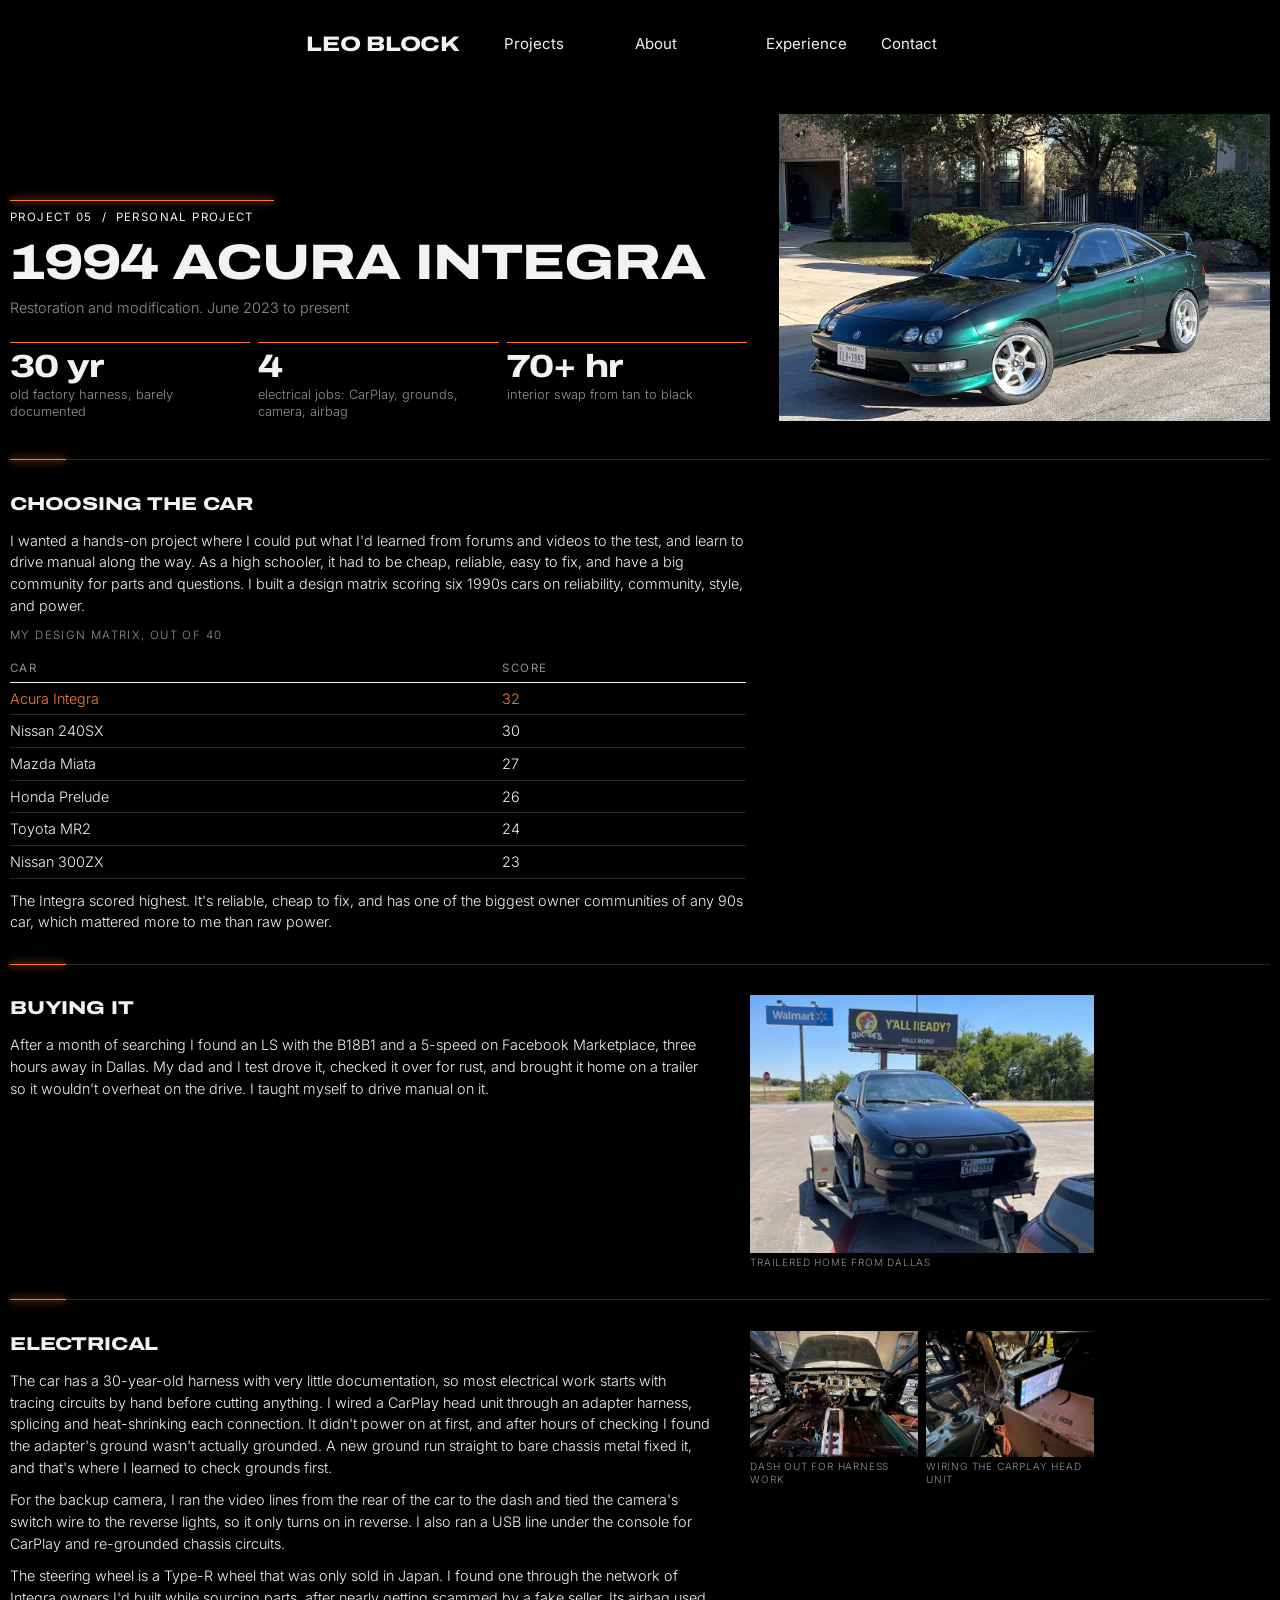
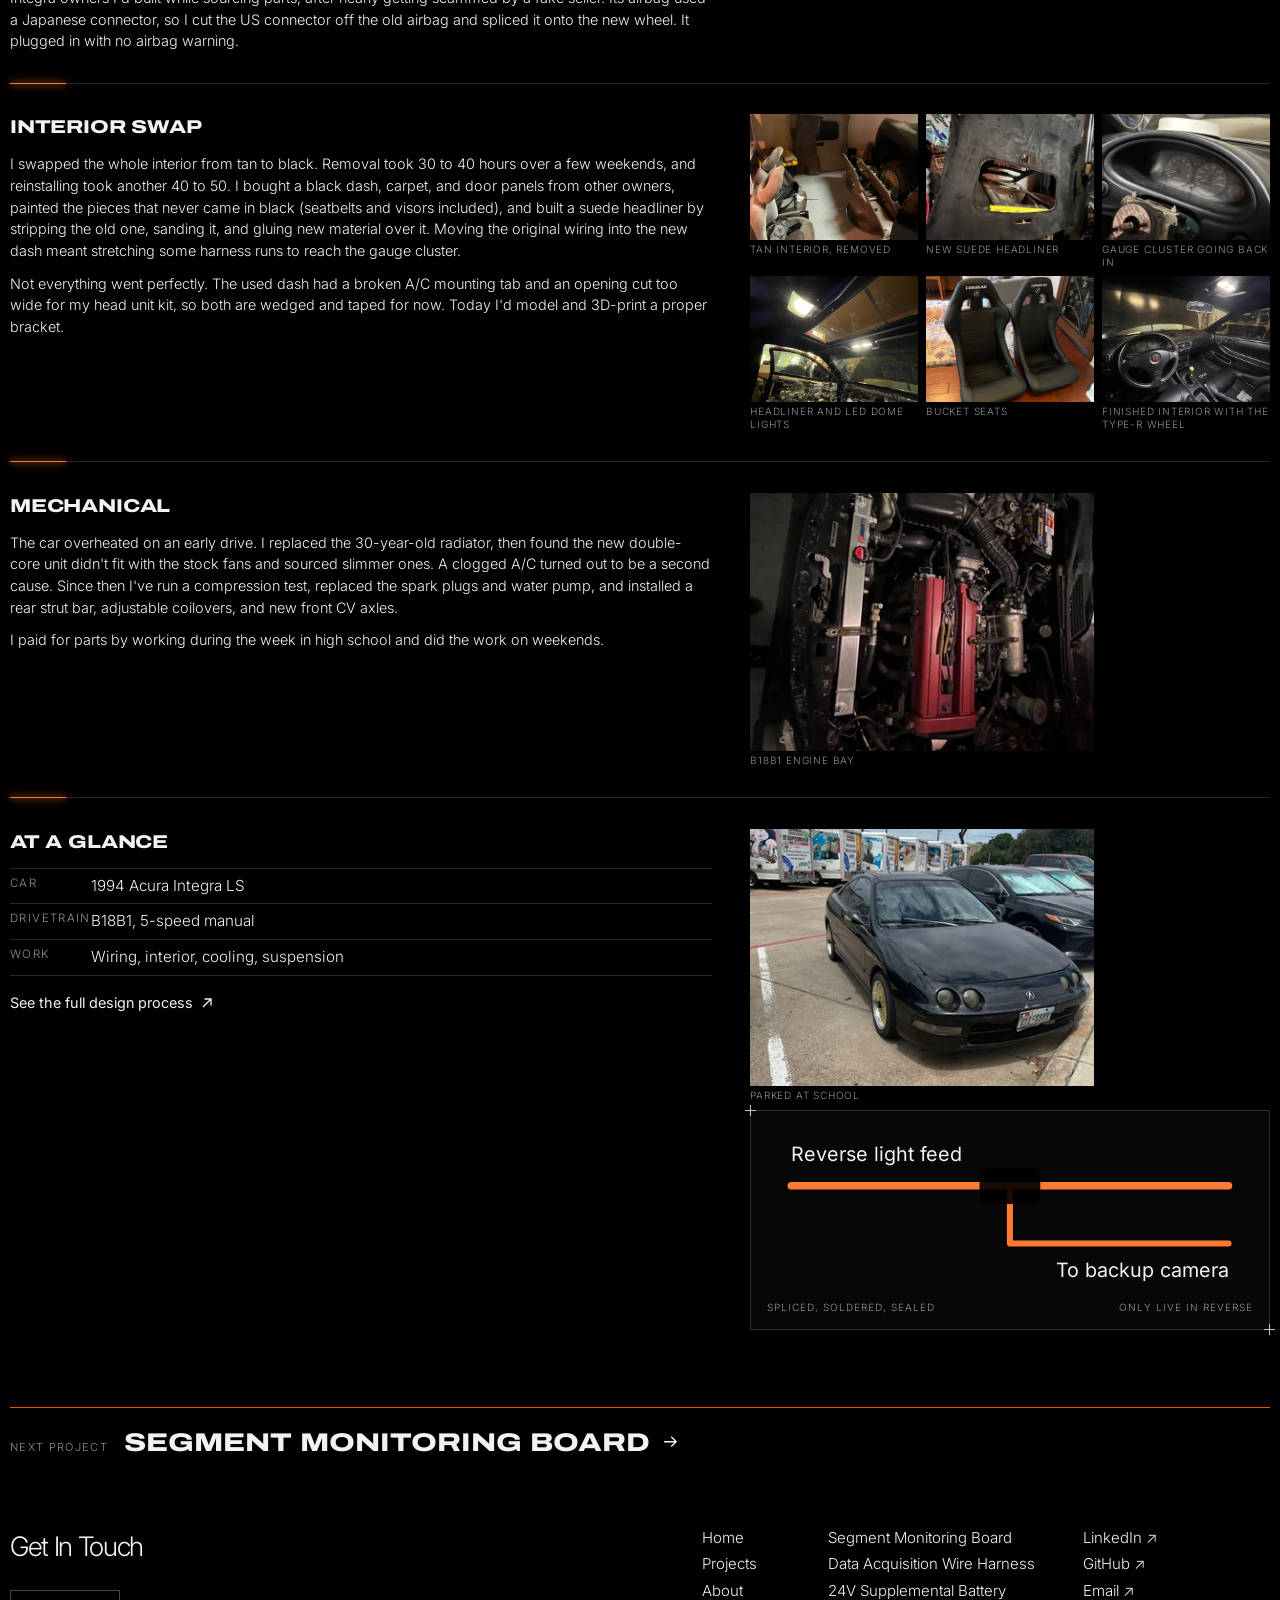
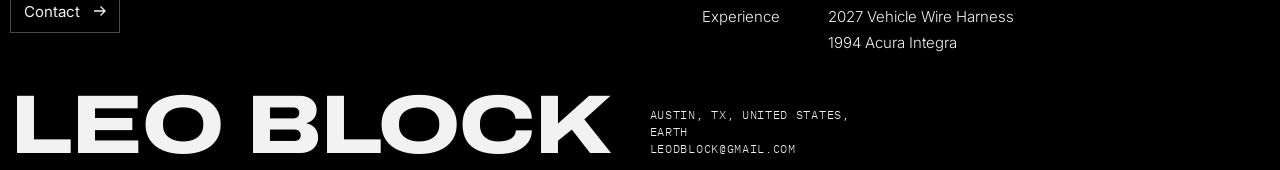
<file: integra/index.html>
<!DOCTYPE html>
<html lang="en">
<head>
<meta charset="utf-8">
<meta name="viewport" content="width=device-width, initial-scale=1, viewport-fit=cover">
<title>1994 Acura Integra | Leo Block</title>
<meta name="description" content="My own car, picked with a design matrix and bought with money from a weekday job in high school. It has a 30-year-old harness with very little documentatio">
<meta name="theme-color" content="#000000">
<link rel="preconnect" href="https://fonts.googleapis.com">
<link rel="preconnect" href="https://fonts.gstatic.com" crossorigin>
<link href="https://fonts.googleapis.com/css2?family=Archivo:wdth,wght@62..125,700..900&family=IBM+Plex+Mono:wght@400&family=Inter:wght@300;400;500&display=swap" rel="stylesheet">
<link rel="stylesheet" href="../assets/site.css?v=f54d2f9b">
</head>
<body>
<header class="hdr">
  <div class="pillwrap"><nav class="pill" aria-label="Main"><a class="wm" href="../">Leo Block</a><div class="navcol"><a href="../#projects">Projects</a><ul><li><a href="../smb/">SMB</a></li><li><a href="../data-acquisition-harness/">DAQ Harness</a></li><li><a href="../supplemental-battery/">24V Battery</a></li><li><a href="../vehicle-harness-2027/">2027 Harness</a></li><li><a href="../integra/">Acura Integra</a></li></ul></div><div class="navcol"><a href="../#about">About</a><ul><li><a href="../#about">Solar car team</a></li><li><a href="../data-acquisition-harness/#on-track">FSGP 2026</a></li></ul></div><div class="navcol"><a href="../#experience">Experience</a><ul><li><a href="../#experience">Roles</a></li><li><a href="../#skills">Skills</a></li></ul></div><div class="navcol"><a href="../#contact">Contact</a><ul><li><a href="mailto:leodblock@gmail.com">Email</a></li><li><a href="https://www.linkedin.com/in/leo-block" target="_blank" rel="noopener">LinkedIn</a></li><li><a href="https://github.com/leoblock927" target="_blank" rel="noopener">GitHub</a></li></ul></div></nav></div>
  <div class="mbar"><a class="wm" href="../">Leo Block</a><button class="plusbtn" type="button" aria-label="Menu" aria-expanded="false" aria-controls="mmenu"><svg viewBox="0 0 33 33" fill="none" aria-hidden="true"><path d="M0.5 16.5h32M16.5 0.5v32" stroke="currentColor" stroke-width="1.4"/></svg></button></div>
  <nav class="mmenu" id="mmenu" aria-label="Main"><div class="grp"><a href="../#projects">Projects</a><ul><li><a href="../smb/">SMB</a></li><li><a href="../data-acquisition-harness/">DAQ Harness</a></li><li><a href="../supplemental-battery/">24V Battery</a></li><li><a href="../vehicle-harness-2027/">2027 Harness</a></li><li><a href="../integra/">Acura Integra</a></li></ul></div><div class="grp"><a href="../#about">About</a><ul><li><a href="../#about">Solar car team</a></li><li><a href="../data-acquisition-harness/#on-track">FSGP 2026</a></li></ul></div><div class="grp"><a href="../#experience">Experience</a><ul><li><a href="../#experience">Roles</a></li><li><a href="../#skills">Skills</a></li></ul></div><div class="grp"><a href="../#contact">Contact</a><ul><li><a href="mailto:leodblock@gmail.com">Email</a></li><li><a href="https://www.linkedin.com/in/leo-block" target="_blank" rel="noopener">LinkedIn</a></li><li><a href="https://github.com/leoblock927" target="_blank" rel="noopener">GitHub</a></li></ul></div></nav>
</header>
<main class="proj" style="--c:var(--amber)">
<header class="phero">
  <div class="pt">
    <div class="lbl " style="--a:var(--amber)"><i></i><span>Project 05 &nbsp;/&nbsp; Personal project</span></div>
    <h1 class="h1">1994 Acura Integra</h1>
    <p class="sub">Restoration and modification. June 2023 to present</p>
    <div class="stats"><div><b>30 yr</b><span>old factory harness, barely documented</span></div><div><b>4</b><span>electrical jobs: CarPlay, grounds, camera, airbag</span></div><div><b>70+ hr</b><span>interior swap from tan to black</span></div></div>
  </div>
  <button type="button" class="zoom cover"><img src="../assets/img/w/integra-1-1280.jpg" srcset="../assets/img/w/integra-1-1280.jpg 1280w, ../assets/img/integra-1.jpg 1536w" sizes="(max-width: 640px) 100vw, 60vw" data-full="../assets/img/integra-1.jpg" alt="Green 1994 Acura Integra parked in a driveway" fetchpriority="high"></button>
</header>
<div class="rows2"><section class="row2 solo" id="choosing-the-car"><div class="tx"><h2 class="bh">Choosing the car</h2><p>I wanted a hands-on project where I could put what I'd learned from forums and videos to the test, and learn to drive manual along the way. As a high schooler, it had to be cheap, reliable, easy to fix, and have a big community for parts and questions. I built a design matrix scoring six 1990s cars on reliability, community, style, and power.</p><table class="t mx"><caption>My design matrix, out of 40</caption><tr><th>Car</th><th>Score</th></tr><tr><td>Acura Integra</td><td>32</td></tr><tr><td>Nissan 240SX</td><td>30</td></tr><tr><td>Mazda Miata</td><td>27</td></tr><tr><td>Honda Prelude</td><td>26</td></tr><tr><td>Toyota MR2</td><td>24</td></tr><tr><td>Nissan 300ZX</td><td>23</td></tr></table><p>The Integra scored highest. It's reliable, cheap to fix, and has one of the biggest owner communities of any 90s car, which mattered more to me than raw power.</p></div></section><section class="row2" id="buying-it"><div class="tx"><h2 class="bh">Buying it</h2><p>After a month of searching I found an LS with the B18B1 and a 5-speed on Facebook Marketplace, three hours away in Dallas. My dad and I test drove it, checked it over for rust, and brought it home on a trailer so it wouldn't overheat on the drive. I taught myself to drive manual on it.</p></div><div class="side"><figure class="st two"><button type="button" class="zoom" aria-label="Enlarge: The Integra on a rental trailer at a gas station on the drive home from Dallas"><img src="../assets/img/w/integra-4-480.jpg" data-full="../assets/img/integra-4.jpg" alt="The Integra on a rental trailer at a gas station on the drive home from Dallas" loading="lazy" decoding="async"></button><figcaption>Trailered home from Dallas</figcaption></figure></div></section><section class="row2" id="electrical"><div class="tx"><h2 class="bh">Electrical</h2><p>The car has a 30-year-old harness with very little documentation, so most electrical work starts with tracing circuits by hand before cutting anything. I wired a CarPlay head unit through an adapter harness, splicing and heat-shrinking each connection. It didn't power on at first, and after hours of checking I found the adapter's ground wasn't actually grounded. A new ground run straight to bare chassis metal fixed it, and that's where I learned to check grounds first.</p><p>For the backup camera, I ran the video lines from the rear of the car to the dash and tied the camera's switch wire to the reverse lights, so it only turns on in reverse. I also ran a USB line under the console for CarPlay and re-grounded chassis circuits.</p><p>The steering wheel is a Type-R wheel that was only sold in Japan. I found one through the network of Integra owners I'd built while sourcing parts, after nearly getting scammed by a fake seller. Its airbag used a Japanese connector, so I cut the US connector off the old airbag and spliced it onto the new wheel. It plugged in with no airbag warning.</p></div><div class="side"><figure class="st"><button type="button" class="zoom" aria-label="Enlarge: Integra interior with the dashboard removed, exposing the wiring"><img src="../assets/img/w/integra-3-480.jpg" data-full="../assets/img/integra-3.jpg" alt="Integra interior with the dashboard removed, exposing the wiring" loading="lazy" decoding="async"></button><figcaption>Dash out for harness work</figcaption></figure><figure class="st"><button type="button" class="zoom" aria-label="Enlarge: CarPlay head unit sitting on a box while being wired to the adapter harness"><img src="../assets/img/w/integra-7-480.jpg" data-full="../assets/img/integra-7.jpg" alt="CarPlay head unit sitting on a box while being wired to the adapter harness" loading="lazy" decoding="async"></button><figcaption>Wiring the CarPlay head unit</figcaption></figure></div></section><section class="row2" id="interior-swap"><div class="tx"><h2 class="bh">Interior swap</h2><p>I swapped the whole interior from tan to black. Removal took 30 to 40 hours over a few weekends, and reinstalling took another 40 to 50. I bought a black dash, carpet, and door panels from other owners, painted the pieces that never came in black (seatbelts and visors included), and built a suede headliner by stripping the old one, sanding it, and gluing new material over it. Moving the original wiring into the new dash meant stretching some harness runs to reach the gauge cluster.</p><p>Not everything went perfectly. The used dash had a broken A/C mounting tab and an opening cut too wide for my head unit kit, so both are wedged and taped for now. Today I'd model and 3D-print a proper bracket.</p></div><div class="side"><figure class="st"><button type="button" class="zoom" aria-label="Enlarge: Tan interior parts stacked in the garage after removal"><img src="../assets/img/w/integra-6-480.jpg" data-full="../assets/img/integra-6.jpg" alt="Tan interior parts stacked in the garage after removal" loading="lazy" decoding="async"></button><figcaption>Tan interior, removed</figcaption></figure><figure class="st"><button type="button" class="zoom" aria-label="Enlarge: Headliner board being covered in black suede"><img src="../assets/img/w/integra-8-480.jpg" data-full="../assets/img/integra-8.jpg" alt="Headliner board being covered in black suede" loading="lazy" decoding="async"></button><figcaption>New suede headliner</figcaption></figure><figure class="st"><button type="button" class="zoom" aria-label="Enlarge: Gauge cluster and steering column during reassembly"><img src="../assets/img/w/integra-10-480.jpg" data-full="../assets/img/integra-10.jpg" alt="Gauge cluster and steering column during reassembly" loading="lazy" decoding="async"></button><figcaption>Gauge cluster going back in</figcaption></figure><figure class="st"><button type="button" class="zoom" aria-label="Enlarge: Finished headliner with new LED dome lights"><img src="../assets/img/w/integra-9-480.jpg" data-full="../assets/img/integra-9.jpg" alt="Finished headliner with new LED dome lights" loading="lazy" decoding="async"></button><figcaption>Headliner and LED dome lights</figcaption></figure><figure class="st"><button type="button" class="zoom" aria-label="Enlarge: Pair of black bucket seats before install"><img src="../assets/img/w/integra-11-480.jpg" data-full="../assets/img/integra-11.jpg" alt="Pair of black bucket seats before install" loading="lazy" decoding="async"></button><figcaption>Bucket seats</figcaption></figure><figure class="st"><button type="button" class="zoom" aria-label="Enlarge: Finished black interior with the Type-R steering wheel"><img src="../assets/img/w/integra-12-480.jpg" data-full="../assets/img/integra-12.jpg" alt="Finished black interior with the Type-R steering wheel" loading="lazy" decoding="async"></button><figcaption>Finished interior with the Type-R wheel</figcaption></figure></div></section><section class="row2" id="mechanical"><div class="tx"><h2 class="bh">Mechanical</h2><p>The car overheated on an early drive. I replaced the 30-year-old radiator, then found the new double-core unit didn't fit with the stock fans and sourced slimmer ones. A clogged A/C turned out to be a second cause. Since then I've run a compression test, replaced the spark plugs and water pump, and installed a rear strut bar, adjustable coilovers, and new front CV axles.</p><p>I paid for parts by working during the week in high school and did the work on weekends.</p></div><div class="side"><figure class="st two"><button type="button" class="zoom" aria-label="Enlarge: Engine bay of the Integra with the B18B1"><img src="../assets/img/w/integra-5-480.jpg" data-full="../assets/img/integra-5.jpg" alt="Engine bay of the Integra with the B18B1" loading="lazy" decoding="async"></button><figcaption>B18B1 engine bay</figcaption></figure></div></section><section class="row2"><div class="tx"><h2 class="bh">At a glance</h2><dl class="specs"><dt>Car</dt><dd>1994 Acura Integra LS</dd><dt>Drivetrain</dt><dd>B18B1, 5-speed manual</dd><dt>Work</dt><dd>Wiring, interior, cooling, suspension</dd></dl><div class="glinks"><a class="tlink" href="https://docs.google.com/presentation/d/1vOKVWTIH-oTrMOCYquteOnTuEqKrI6PmVh7QiBACXS4/edit?slide=id.p#slide=id.p" target="_blank" rel="noopener">See the full design process <svg viewBox="0 0 14 14" fill="none" aria-hidden="true"><path d="M3 11 11 3M4.5 3H11v6.5" stroke="currentColor" stroke-width="1.3"/></svg></a></div></div><div class="side"><figure class="st two"><button type="button" class="zoom" aria-label="Enlarge: Black 1994 Acura Integra in a parking lot"><img src="../assets/img/w/integra-2-480.jpg" data-full="../assets/img/integra-2.jpg" alt="Black 1994 Acura Integra in a parking lot" loading="lazy" decoding="async"></button><figcaption>Parked at school</figcaption></figure><figure class="fig sfig">
<svg aria-label="Reverse light circuit tapped to power a backup camera" role="img" viewbox="0 0 320 110">
<path class="route" d="M16,40 H304" stroke-width="5"></path>
<path class="route" d="M160,40 V78 H304" stroke-width="4"></path>
<path class="fpulse" d="M16,40 H160 V78 H304" pathlength="1"></path>
<rect fill="var(--tape)" height="24" opacity=".9" rx="6" width="40" x="140" y="28"></rect>
<text x="16" y="24">Reverse light feed</text>
<text text-anchor="end" x="304" y="100">To backup camera</text>
</svg>
<figcaption><span>Spliced, soldered, sealed</span><span>Only live in reverse</span></figcaption>
</figure></div></section></div>
<a class="next" href="../smb/" style="--a:var(--orange)"><span class="nl">Next project</span><span class="nt">Segment Monitoring Board <svg viewBox="0 0 14 14" fill="none" aria-hidden="true"><path d="M1 7h11M7.5 2.5 12 7l-4.5 4.5" stroke="currentColor" stroke-width="1.3"/></svg></span></a>
</main>
<footer class="foot" id="contact">
  <div class="top">
    <div><p class="git">Get In Touch</p><a class="btn" href="mailto:leodblock@gmail.com">Contact <svg viewBox="0 0 14 14" fill="none" aria-hidden="true"><path d="M1 7h11M7.5 2.5 12 7l-4.5 4.5" stroke="currentColor" stroke-width="1.3"/></svg></a></div>
    <div class="fcols">
      <ul><li><a href="../">Home</a></li><li><a href="../#projects">Projects</a></li><li><a href="../#about">About</a></li><li><a href="../#experience">Experience</a></li></ul>
      <ul><li><a href="../smb/">Segment Monitoring Board</a></li><li><a href="../data-acquisition-harness/">Data Acquisition Wire Harness</a></li><li><a href="../supplemental-battery/">24V Supplemental Battery</a></li><li><a href="../vehicle-harness-2027/">2027 Vehicle Wire Harness</a></li><li><a href="../integra/">1994 Acura Integra</a></li></ul>
      <ul><li><a href="https://www.linkedin.com/in/leo-block" target="_blank" rel="noopener">LinkedIn &#8599;</a></li><li><a href="https://github.com/leoblock927" target="_blank" rel="noopener">GitHub &#8599;</a></li><li><a href="mailto:leodblock@gmail.com">Email &#8599;</a></li></ul>
    </div>
  </div>
  <div class="bottom">
    <p class="bigwm" aria-hidden="true">Leo Block</p>
    <address>Austin, TX, United States, Earth<br><a href="mailto:leodblock@gmail.com">leodblock@gmail.com</a></address>
  </div>
</footer>
<dialog class="lb" id="lb"><button type="button" aria-label="Close"><svg viewBox="0 0 33 33" fill="none" aria-hidden="true"><path d="M0.5 16.5h32M16.5 0.5v32" stroke="currentColor" stroke-width="1.4"/></svg></button><img alt=""><p></p></dialog>
<script src="../assets/site.js?v=f54d2f9b"></script>
</body>
</html>
</file>
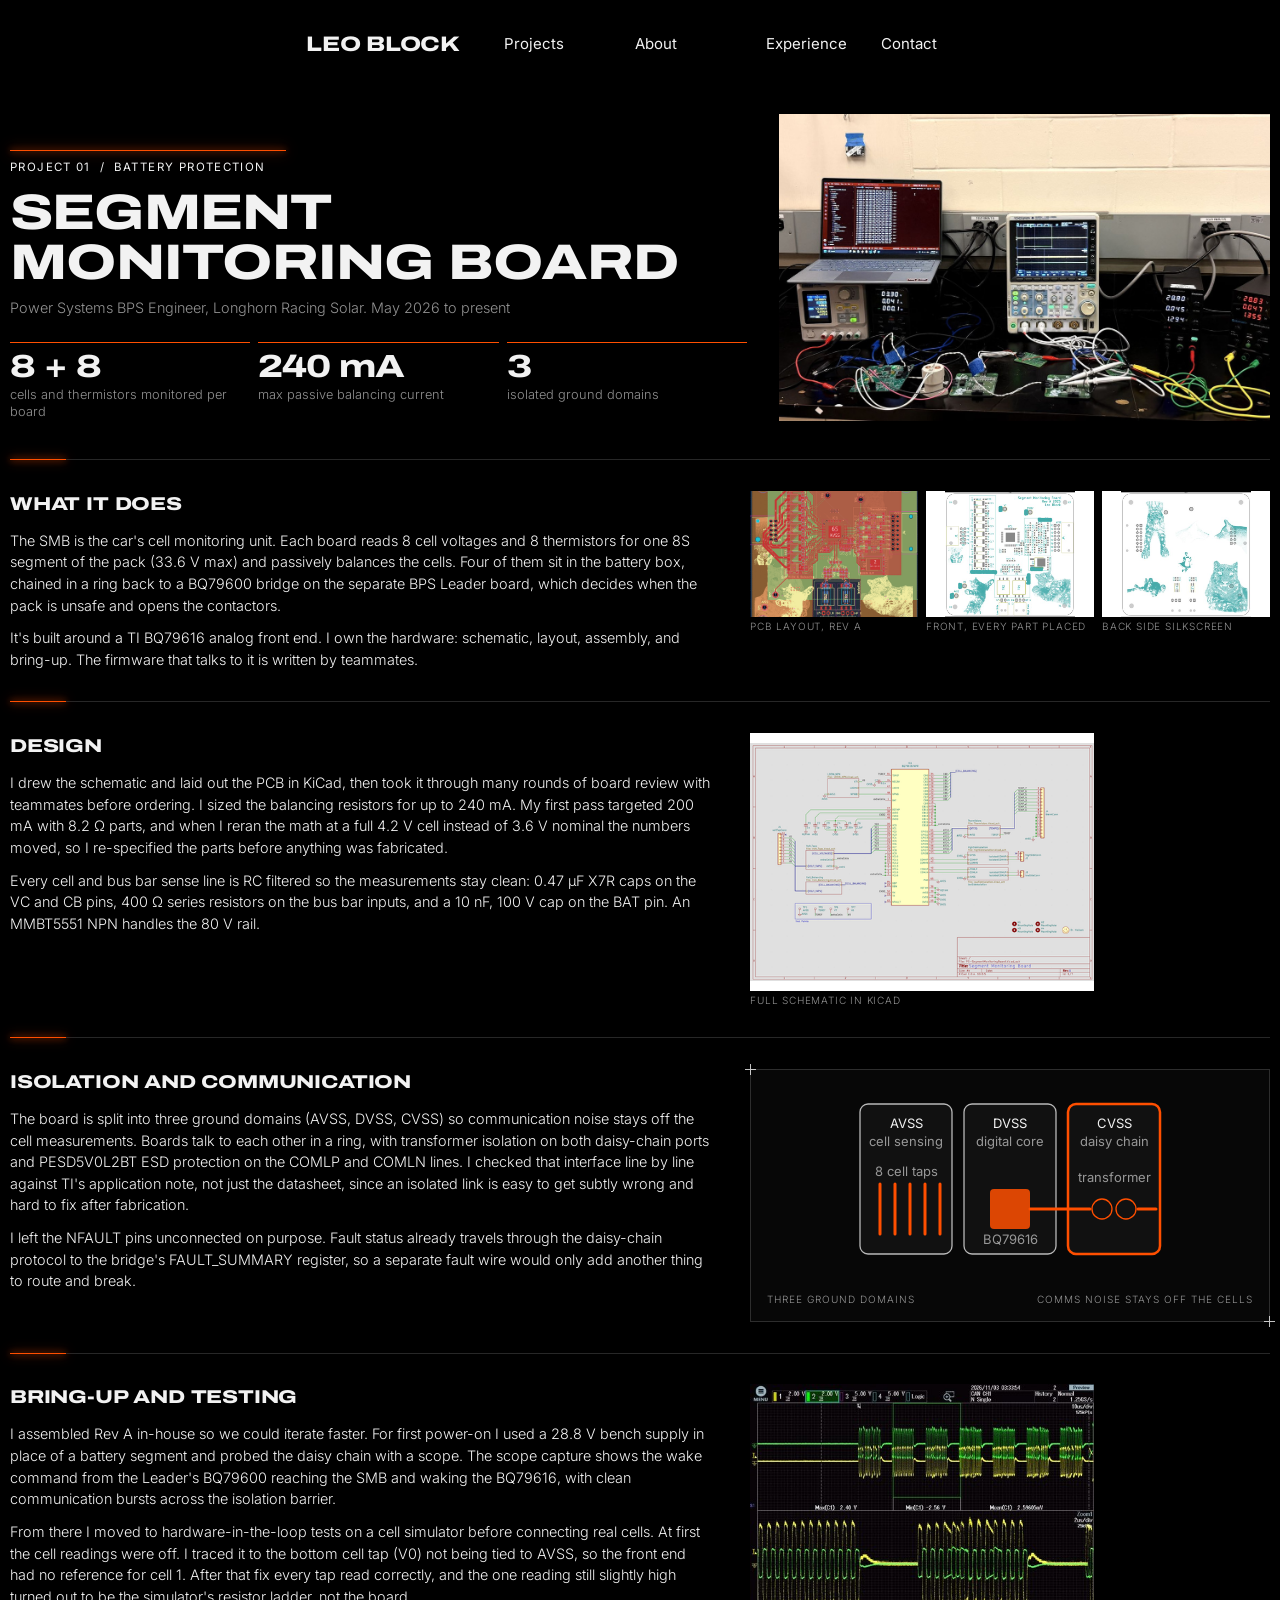
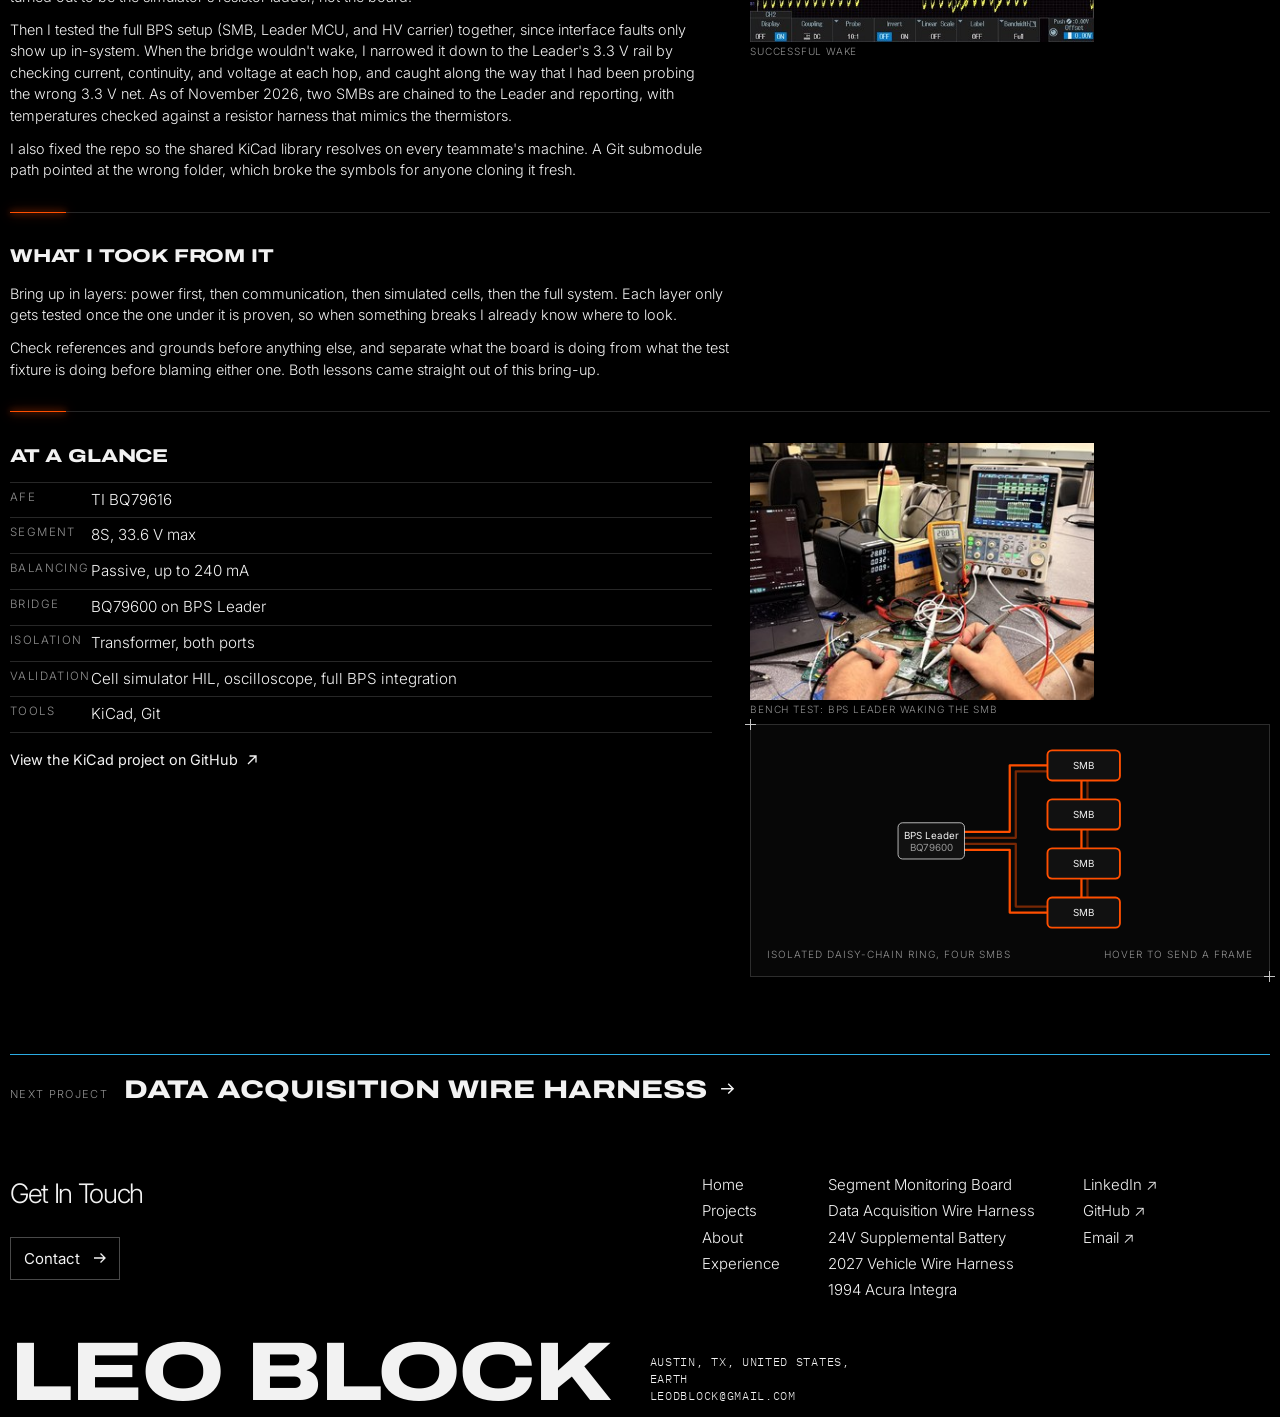
<file: smb/index.html>
<!DOCTYPE html>
<html lang="en">
<head>
<meta charset="utf-8">
<meta name="viewport" content="width=device-width, initial-scale=1, viewport-fit=cover">
<title>Segment Monitoring Board | Leo Block</title>
<meta name="description" content="The SMB is the car&#x27;s cell monitoring unit. Each board reads 8 cell voltages and 8 thermistors for one segment of the pack and passively balances the cells.">
<meta name="theme-color" content="#000000">
<link rel="preconnect" href="https://fonts.googleapis.com">
<link rel="preconnect" href="https://fonts.gstatic.com" crossorigin>
<link href="https://fonts.googleapis.com/css2?family=Archivo:wdth,wght@62..125,700..900&family=IBM+Plex+Mono:wght@400&family=Inter:wght@300;400;500&display=swap" rel="stylesheet">
<link rel="stylesheet" href="../assets/site.css?v=f54d2f9b">
</head>
<body>
<header class="hdr">
  <div class="pillwrap"><nav class="pill" aria-label="Main"><a class="wm" href="../">Leo Block</a><div class="navcol"><a href="../#projects">Projects</a><ul><li><a href="../smb/">SMB</a></li><li><a href="../data-acquisition-harness/">DAQ Harness</a></li><li><a href="../supplemental-battery/">24V Battery</a></li><li><a href="../vehicle-harness-2027/">2027 Harness</a></li><li><a href="../integra/">Acura Integra</a></li></ul></div><div class="navcol"><a href="../#about">About</a><ul><li><a href="../#about">Solar car team</a></li><li><a href="../data-acquisition-harness/#on-track">FSGP 2026</a></li></ul></div><div class="navcol"><a href="../#experience">Experience</a><ul><li><a href="../#experience">Roles</a></li><li><a href="../#skills">Skills</a></li></ul></div><div class="navcol"><a href="../#contact">Contact</a><ul><li><a href="mailto:leodblock@gmail.com">Email</a></li><li><a href="https://www.linkedin.com/in/leo-block" target="_blank" rel="noopener">LinkedIn</a></li><li><a href="https://github.com/leoblock927" target="_blank" rel="noopener">GitHub</a></li></ul></div></nav></div>
  <div class="mbar"><a class="wm" href="../">Leo Block</a><button class="plusbtn" type="button" aria-label="Menu" aria-expanded="false" aria-controls="mmenu"><svg viewBox="0 0 33 33" fill="none" aria-hidden="true"><path d="M0.5 16.5h32M16.5 0.5v32" stroke="currentColor" stroke-width="1.4"/></svg></button></div>
  <nav class="mmenu" id="mmenu" aria-label="Main"><div class="grp"><a href="../#projects">Projects</a><ul><li><a href="../smb/">SMB</a></li><li><a href="../data-acquisition-harness/">DAQ Harness</a></li><li><a href="../supplemental-battery/">24V Battery</a></li><li><a href="../vehicle-harness-2027/">2027 Harness</a></li><li><a href="../integra/">Acura Integra</a></li></ul></div><div class="grp"><a href="../#about">About</a><ul><li><a href="../#about">Solar car team</a></li><li><a href="../data-acquisition-harness/#on-track">FSGP 2026</a></li></ul></div><div class="grp"><a href="../#experience">Experience</a><ul><li><a href="../#experience">Roles</a></li><li><a href="../#skills">Skills</a></li></ul></div><div class="grp"><a href="../#contact">Contact</a><ul><li><a href="mailto:leodblock@gmail.com">Email</a></li><li><a href="https://www.linkedin.com/in/leo-block" target="_blank" rel="noopener">LinkedIn</a></li><li><a href="https://github.com/leoblock927" target="_blank" rel="noopener">GitHub</a></li></ul></div></nav>
</header>
<main class="proj" style="--c:var(--orange)">
<header class="phero">
  <div class="pt">
    <div class="lbl " style="--a:var(--orange)"><i></i><span>Project 01 &nbsp;/&nbsp; Battery protection</span></div>
    <h1 class="h1">Segment Monitoring Board</h1>
    <p class="sub">Power Systems BPS Engineer, Longhorn Racing Solar. May 2026 to present</p>
    <div class="stats"><div><b>8 + 8</b><span>cells and thermistors monitored per board</span></div><div><b>240 mA</b><span>max passive balancing current</span></div><div><b>3</b><span>isolated ground domains</span></div></div>
  </div>
  <button type="button" class="zoom cover"><img src="../assets/img/w/smb-5-1280.jpg" srcset="../assets/img/w/smb-5-1280.jpg 1280w, ../assets/img/smb-5.jpg 1600w" sizes="(max-width: 640px) 100vw, 60vw" data-full="../assets/img/smb-5.jpg" alt="Full BPS integration test with the leader, segment monitoring boards, power supplies and oscilloscope on a lab bench" fetchpriority="high"></button>
</header>
<div class="rows2"><section class="row2" id="what-it-does"><div class="tx"><h2 class="bh">What it does</h2><p>The SMB is the car's cell monitoring unit. Each board reads 8 cell voltages and 8 thermistors for one 8S segment of the pack (33.6 V max) and passively balances the cells. Four of them sit in the battery box, chained in a ring back to a BQ79600 bridge on the separate BPS Leader board, which decides when the pack is unsafe and opens the contactors.</p><p>It's built around a TI BQ79616 analog front end. I own the hardware: schematic, layout, assembly, and bring-up. The firmware that talks to it is written by teammates.</p></div><div class="side"><figure class="st"><button type="button" class="zoom" aria-label="Enlarge: KiCad PCB layout of the Segment Monitoring Board"><img src="../assets/img/w/smb-1-480.png" data-full="../assets/img/smb-1.png" alt="KiCad PCB layout of the Segment Monitoring Board" loading="lazy" decoding="async"></button><figcaption>PCB layout, Rev A</figcaption></figure><figure class="st light"><button type="button" class="zoom" aria-label="Enlarge: Front of the Segment Monitoring Board with every part placed, from the interactive BOM"><img src="../assets/img/w/smb-6-480.jpg" data-full="../assets/img/smb-6.jpg" alt="Front of the Segment Monitoring Board with every part placed, from the interactive BOM" loading="lazy" decoding="async"></button><figcaption>Front, every part placed</figcaption></figure><figure class="st light"><button type="button" class="zoom" aria-label="Enlarge: Back of the Segment Monitoring Board showing the silkscreen art"><img src="../assets/img/w/smb-7-480.jpg" data-full="../assets/img/smb-7.jpg" alt="Back of the Segment Monitoring Board showing the silkscreen art" loading="lazy" decoding="async"></button><figcaption>Back side silkscreen</figcaption></figure></div></section><section class="row2" id="design"><div class="tx"><h2 class="bh">Design</h2><p>I drew the schematic and laid out the PCB in KiCad, then took it through many rounds of board review with teammates before ordering. I sized the balancing resistors for up to 240 mA. My first pass targeted 200 mA with 8.2 Ω parts, and when I reran the math at a full 4.2 V cell instead of 3.6 V nominal the numbers moved, so I re-specified the parts before anything was fabricated.</p><p>Every cell and bus bar sense line is RC filtered so the measurements stay clean: 0.47 µF X7R caps on the VC and CB pins, 400 Ω series resistors on the bus bar inputs, and a 10 nF, 100 V cap on the BAT pin. An MMBT5551 NPN handles the 80 V rail.</p></div><div class="side"><figure class="st light two"><button type="button" class="zoom" aria-label="Enlarge: KiCad schematic of the Segment Monitoring Board"><img src="../assets/img/w/smb-2-480.png" data-full="../assets/img/smb-2.png" alt="KiCad schematic of the Segment Monitoring Board" loading="lazy" decoding="async"></button><figcaption>Full schematic in KiCad</figcaption></figure></div></section><section class="row2" id="isolation-and-communication"><div class="tx"><h2 class="bh">Isolation and communication</h2><p>The board is split into three ground domains (AVSS, DVSS, CVSS) so communication noise stays off the cell measurements. Boards talk to each other in a ring, with transformer isolation on both daisy-chain ports and PESD5V0L2BT ESD protection on the COMLP and COMLN lines. I checked that interface line by line against TI's application note, not just the datasheet, since an isolated link is easy to get subtly wrong and hard to fix after fabrication.</p><p>I left the NFAULT pins unconnected on purpose. Fault status already travels through the daisy-chain protocol to the bridge's FAULT_SUMMARY register, so a separate fault wire would only add another thing to route and break.</p></div><div class="side"><figure class="fig sfig">
<svg aria-label="Three ground domains on the SMB: analog for cell sensing, digital for the core, and communication behind transformer isolation" role="img" viewbox="0 0 320 200">
<rect class="box" height="150" rx="8" width="92" x="10" y="20"></rect>
<rect class="box" height="150" rx="8" width="92" x="114" y="20"></rect>
<rect class="box" height="150" rx="8" style="stroke:var(--c);stroke-width:2.5" width="92" x="218" y="20"></rect>
<text text-anchor="middle" x="56" y="44">AVSS</text>
<text class="soft" text-anchor="middle" x="56" y="62">cell sensing</text>
<text text-anchor="middle" x="160" y="44">DVSS</text>
<text class="soft" text-anchor="middle" x="160" y="62">digital core</text>
<text text-anchor="middle" x="264" y="44">CVSS</text>
<text class="soft" text-anchor="middle" x="264" y="62">daisy chain</text>
<path class="route" d="M30,150 V100 M45,150 V100 M60,150 V100 M75,150 V100 M90,150 V100" stroke-width="3"></path>
<text class="soft" text-anchor="middle" x="56" y="92">8 cell taps</text>
<rect fill="var(--c)" height="40" opacity=".85" rx="4" width="40" x="140" y="105"></rect>
<text class="soft" text-anchor="middle" x="160" y="160">BQ79616</text>
<path class="route" d="M180,125 H240" stroke-width="3"></path>
<circle class="box" cx="252" cy="125" r="10" style="stroke:var(--c)"></circle><circle class="box" cx="276" cy="125" r="10" style="stroke:var(--c)"></circle>
<path class="route" d="M288,125 H306" stroke-width="3"></path>
<text class="soft" text-anchor="middle" x="264" y="98">transformer</text>
<path class="fpulse" d="M60,125 H306" pathlength="1"></path>
</svg>
<figcaption><span>Three ground domains</span><span>Comms noise stays off the cells</span></figcaption>
</figure></div></section><section class="row2" id="bring-up-and-testing"><div class="tx"><h2 class="bh">Bring-up and testing</h2><p>I assembled Rev A in-house so we could iterate faster. For first power-on I used a 28.8 V bench supply in place of a battery segment and probed the daisy chain with a scope. The scope capture shows the wake command from the Leader's BQ79600 reaching the SMB and waking the BQ79616, with clean communication bursts across the isolation barrier.</p><p>From there I moved to hardware-in-the-loop tests on a cell simulator before connecting real cells. At first the cell readings were off. I traced it to the bottom cell tap (V0) not being tied to AVSS, so the front end had no reference for cell 1. After that fix every tap read correctly, and the one reading still slightly high turned out to be the simulator's resistor ladder, not the board.</p><p>Then I tested the full BPS setup (SMB, Leader MCU, and HV carrier) together, since interface faults only show up in-system. When the bridge wouldn't wake, I narrowed it down to the Leader's 3.3 V rail by checking current, continuity, and voltage at each hop, and caught along the way that I had been probing the wrong 3.3 V net. As of November 2026, two SMBs are chained to the Leader and reporting, with temperatures checked against a resistor harness that mimics the thermistors.</p><p>I also fixed the repo so the shared KiCad library resolves on every teammate's machine. A Git submodule path pointed at the wrong folder, which broke the symbols for anyone cloning it fresh.</p></div><div class="side"><figure class="st two"><button type="button" class="zoom" aria-label="Enlarge: Oscilloscope capture of a successful wake command on the daisy chain"><img src="../assets/img/w/smb-3-480.jpg" data-full="../assets/img/smb-3.jpg" alt="Oscilloscope capture of a successful wake command on the daisy chain" loading="lazy" decoding="async"></button><figcaption>Successful wake</figcaption></figure></div></section><section class="row2 solo" id="what-i-took-from-it"><div class="tx"><h2 class="bh">What I took from it</h2><p>Bring up in layers: power first, then communication, then simulated cells, then the full system. Each layer only gets tested once the one under it is proven, so when something breaks I already know where to look.</p><p>Check references and grounds before anything else, and separate what the board is doing from what the test fixture is doing before blaming either one. Both lessons came straight out of this bring-up.</p></div></section><section class="row2"><div class="tx"><h2 class="bh">At a glance</h2><dl class="specs"><dt>AFE</dt><dd>TI BQ79616</dd><dt>Segment</dt><dd>8S, 33.6 V max</dd><dt>Balancing</dt><dd>Passive, up to 240 mA</dd><dt>Bridge</dt><dd>BQ79600 on BPS Leader</dd><dt>Isolation</dt><dd>Transformer, both ports</dd><dt>Validation</dt><dd>Cell simulator HIL, oscilloscope, full BPS integration</dd><dt>Tools</dt><dd>KiCad, Git</dd></dl><div class="glinks"><a class="tlink" href="https://github.com/lhr-solar/PS-SegmentMonitoringBoard" target="_blank" rel="noopener">View the KiCad project on GitHub <svg viewBox="0 0 14 14" fill="none" aria-hidden="true"><path d="M3 11 11 3M4.5 3H11v6.5" stroke="currentColor" stroke-width="1.3"/></svg></a></div></div><div class="side"><figure class="st two"><button type="button" class="zoom" aria-label="Enlarge: Bench test of the Segment Monitoring Board with a power supply, multimeter and oscilloscope probing the daisy chain"><img src="../assets/img/w/smb-4-480.jpg" data-full="../assets/img/smb-4.jpg" alt="Bench test of the Segment Monitoring Board with a power supply, multimeter and oscilloscope probing the daisy chain" loading="lazy" decoding="async"></button><figcaption>Bench test: BPS Leader waking the SMB</figcaption></figure><figure class="fig sfig">
<svg aria-label="Daisy-chain ring from the BPS Leader board through four segment monitoring boards and back" role="img" viewbox="0 0 320 265">
<path class="route" d="M100,123 H160 V35 H210 M255,55 V80 M255,120 V145 M255,185 V210 M210,230 H160 V147 H100" stroke-width="3"></path>
<path class="route" d="M100,131 H168 V43 H210 M263,55 V80 M263,120 V145 M263,185 V210 M210,222 H168 V139 H100" opacity=".45" stroke-width="3"></path>
<path class="fpulse" d="M100,123 H160 V35 H300 V230 H160 V147 H100" pathlength="1"></path>
<rect class="box" height="48" rx="6" width="88" x="12" y="111"></rect>
<rect class="box" height="40" rx="6" style="stroke:var(--c);stroke-width:2.5" width="96" x="210" y="15"></rect>
<rect class="box" height="40" rx="6" style="stroke:var(--c);stroke-width:2.5" width="96" x="210" y="80"></rect>
<rect class="box" height="40" rx="6" style="stroke:var(--c);stroke-width:2.5" width="96" x="210" y="145"></rect>
<rect class="box" height="40" rx="6" style="stroke:var(--c);stroke-width:2.5" width="96" x="210" y="210"></rect>
<text text-anchor="middle" x="56" y="132">BPS Leader</text>
<text class="soft" text-anchor="middle" x="56" y="148">BQ79600</text>
<text text-anchor="middle" x="258" y="40">SMB</text>
<text text-anchor="middle" x="258" y="105">SMB</text>
<text text-anchor="middle" x="258" y="170">SMB</text>
<text text-anchor="middle" x="258" y="235">SMB</text>
</svg>
<figcaption><span>Isolated daisy-chain ring, four SMBs</span><span>Hover to send a frame</span></figcaption>
</figure></div></section></div>
<a class="next" href="../data-acquisition-harness/" style="--a:var(--blue)"><span class="nl">Next project</span><span class="nt">Data Acquisition Wire Harness <svg viewBox="0 0 14 14" fill="none" aria-hidden="true"><path d="M1 7h11M7.5 2.5 12 7l-4.5 4.5" stroke="currentColor" stroke-width="1.3"/></svg></span></a>
</main>
<footer class="foot" id="contact">
  <div class="top">
    <div><p class="git">Get In Touch</p><a class="btn" href="mailto:leodblock@gmail.com">Contact <svg viewBox="0 0 14 14" fill="none" aria-hidden="true"><path d="M1 7h11M7.5 2.5 12 7l-4.5 4.5" stroke="currentColor" stroke-width="1.3"/></svg></a></div>
    <div class="fcols">
      <ul><li><a href="../">Home</a></li><li><a href="../#projects">Projects</a></li><li><a href="../#about">About</a></li><li><a href="../#experience">Experience</a></li></ul>
      <ul><li><a href="../smb/">Segment Monitoring Board</a></li><li><a href="../data-acquisition-harness/">Data Acquisition Wire Harness</a></li><li><a href="../supplemental-battery/">24V Supplemental Battery</a></li><li><a href="../vehicle-harness-2027/">2027 Vehicle Wire Harness</a></li><li><a href="../integra/">1994 Acura Integra</a></li></ul>
      <ul><li><a href="https://www.linkedin.com/in/leo-block" target="_blank" rel="noopener">LinkedIn &#8599;</a></li><li><a href="https://github.com/leoblock927" target="_blank" rel="noopener">GitHub &#8599;</a></li><li><a href="mailto:leodblock@gmail.com">Email &#8599;</a></li></ul>
    </div>
  </div>
  <div class="bottom">
    <p class="bigwm" aria-hidden="true">Leo Block</p>
    <address>Austin, TX, United States, Earth<br><a href="mailto:leodblock@gmail.com">leodblock@gmail.com</a></address>
  </div>
</footer>
<dialog class="lb" id="lb"><button type="button" aria-label="Close"><svg viewBox="0 0 33 33" fill="none" aria-hidden="true"><path d="M0.5 16.5h32M16.5 0.5v32" stroke="currentColor" stroke-width="1.4"/></svg></button><img alt=""><p></p></dialog>
<script src="../assets/site.js?v=f54d2f9b"></script>
</body>
</html>
</file>
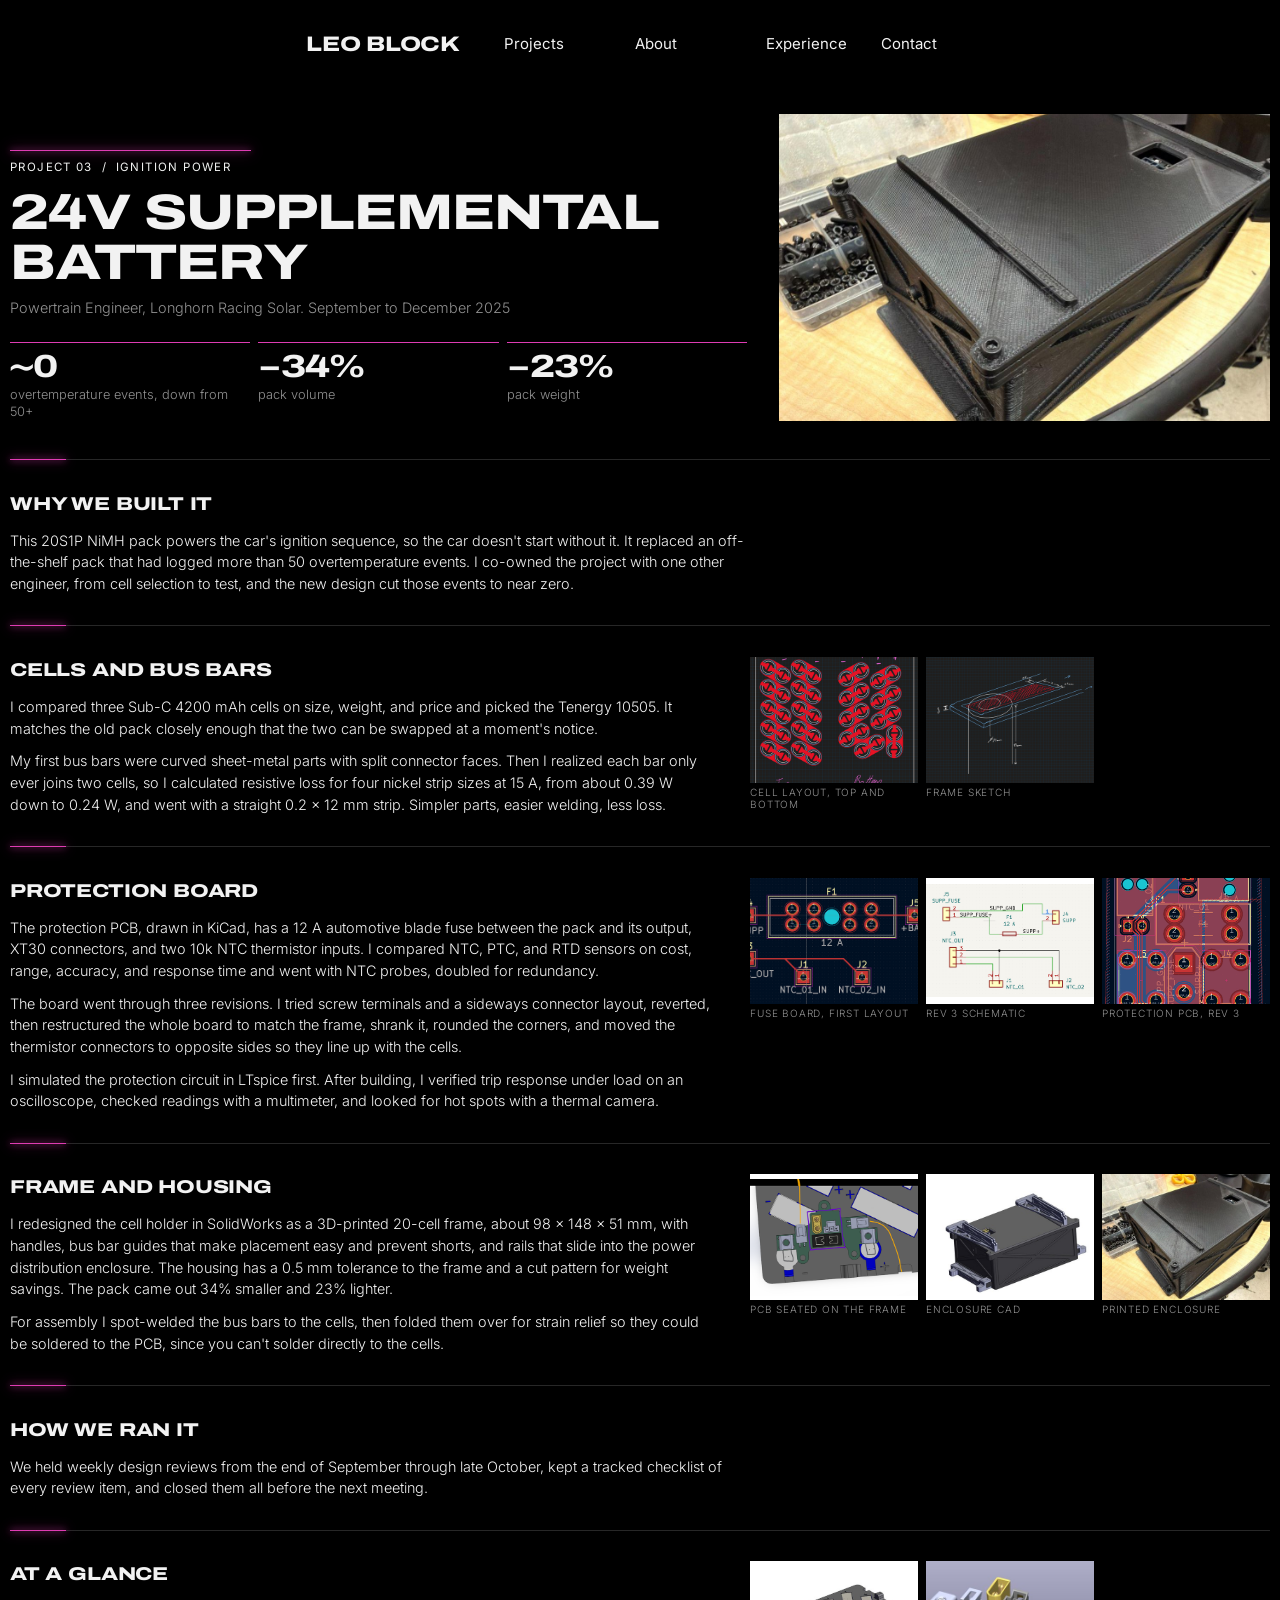
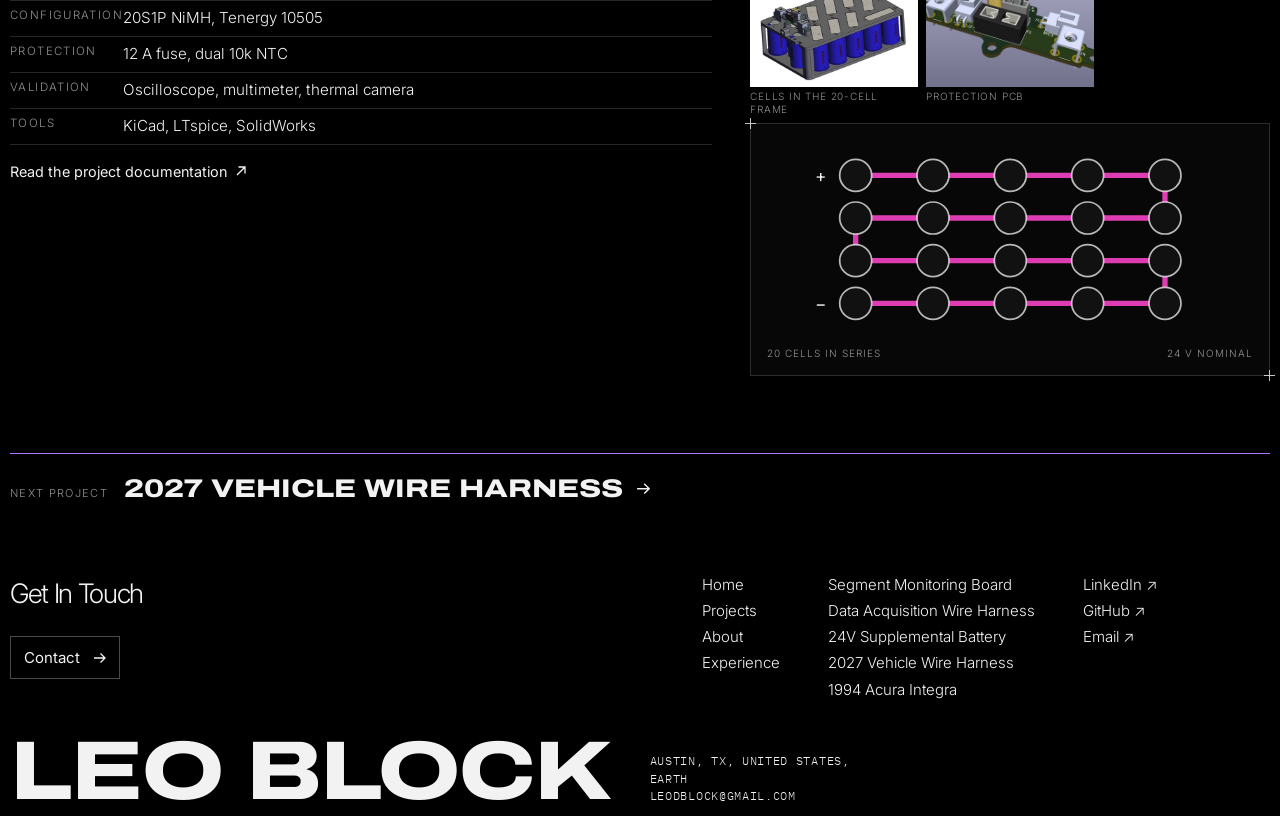
<file: supplemental-battery/index.html>
<!DOCTYPE html>
<html lang="en">
<head>
<meta charset="utf-8">
<meta name="viewport" content="width=device-width, initial-scale=1, viewport-fit=cover">
<title>24V Supplemental Battery | Leo Block</title>
<meta name="description" content="This 20S1P NiMH pack powers the car&#x27;s ignition sequence. It replaced an off-the-shelf pack that had logged more than 50 overtemperature events, and the new">
<meta name="theme-color" content="#000000">
<link rel="preconnect" href="https://fonts.googleapis.com">
<link rel="preconnect" href="https://fonts.gstatic.com" crossorigin>
<link href="https://fonts.googleapis.com/css2?family=Archivo:wdth,wght@62..125,700..900&family=IBM+Plex+Mono:wght@400&family=Inter:wght@300;400;500&display=swap" rel="stylesheet">
<link rel="stylesheet" href="../assets/site.css?v=f54d2f9b">
</head>
<body>
<header class="hdr">
  <div class="pillwrap"><nav class="pill" aria-label="Main"><a class="wm" href="../">Leo Block</a><div class="navcol"><a href="../#projects">Projects</a><ul><li><a href="../smb/">SMB</a></li><li><a href="../data-acquisition-harness/">DAQ Harness</a></li><li><a href="../supplemental-battery/">24V Battery</a></li><li><a href="../vehicle-harness-2027/">2027 Harness</a></li><li><a href="../integra/">Acura Integra</a></li></ul></div><div class="navcol"><a href="../#about">About</a><ul><li><a href="../#about">Solar car team</a></li><li><a href="../data-acquisition-harness/#on-track">FSGP 2026</a></li></ul></div><div class="navcol"><a href="../#experience">Experience</a><ul><li><a href="../#experience">Roles</a></li><li><a href="../#skills">Skills</a></li></ul></div><div class="navcol"><a href="../#contact">Contact</a><ul><li><a href="mailto:leodblock@gmail.com">Email</a></li><li><a href="https://www.linkedin.com/in/leo-block" target="_blank" rel="noopener">LinkedIn</a></li><li><a href="https://github.com/leoblock927" target="_blank" rel="noopener">GitHub</a></li></ul></div></nav></div>
  <div class="mbar"><a class="wm" href="../">Leo Block</a><button class="plusbtn" type="button" aria-label="Menu" aria-expanded="false" aria-controls="mmenu"><svg viewBox="0 0 33 33" fill="none" aria-hidden="true"><path d="M0.5 16.5h32M16.5 0.5v32" stroke="currentColor" stroke-width="1.4"/></svg></button></div>
  <nav class="mmenu" id="mmenu" aria-label="Main"><div class="grp"><a href="../#projects">Projects</a><ul><li><a href="../smb/">SMB</a></li><li><a href="../data-acquisition-harness/">DAQ Harness</a></li><li><a href="../supplemental-battery/">24V Battery</a></li><li><a href="../vehicle-harness-2027/">2027 Harness</a></li><li><a href="../integra/">Acura Integra</a></li></ul></div><div class="grp"><a href="../#about">About</a><ul><li><a href="../#about">Solar car team</a></li><li><a href="../data-acquisition-harness/#on-track">FSGP 2026</a></li></ul></div><div class="grp"><a href="../#experience">Experience</a><ul><li><a href="../#experience">Roles</a></li><li><a href="../#skills">Skills</a></li></ul></div><div class="grp"><a href="../#contact">Contact</a><ul><li><a href="mailto:leodblock@gmail.com">Email</a></li><li><a href="https://www.linkedin.com/in/leo-block" target="_blank" rel="noopener">LinkedIn</a></li><li><a href="https://github.com/leoblock927" target="_blank" rel="noopener">GitHub</a></li></ul></div></nav>
</header>
<main class="proj" style="--c:var(--pink)">
<header class="phero">
  <div class="pt">
    <div class="lbl " style="--a:var(--pink)"><i></i><span>Project 03 &nbsp;/&nbsp; Ignition power</span></div>
    <h1 class="h1">24V Supplemental Battery</h1>
    <p class="sub">Powertrain Engineer, Longhorn Racing Solar. September to December 2025</p>
    <div class="stats"><div><b>~0</b><span>overtemperature events, down from 50+</span></div><div><b>−34%</b><span>pack volume</span></div><div><b>−23%</b><span>pack weight</span></div></div>
  </div>
  <button type="button" class="zoom cover"><img src="../assets/img/supplemental-battery-4.jpg" alt="3D-printed battery enclosure on a workbench" fetchpriority="high"></button>
</header>
<div class="rows2"><section class="row2 solo" id="why-we-built-it"><div class="tx"><h2 class="bh">Why we built it</h2><p>This 20S1P NiMH pack powers the car's ignition sequence, so the car doesn't start without it. It replaced an off-the-shelf pack that had logged more than 50 overtemperature events. I co-owned the project with one other engineer, from cell selection to test, and the new design cut those events to near zero.</p></div></section><section class="row2" id="cells-and-bus-bars"><div class="tx"><h2 class="bh">Cells and bus bars</h2><p>I compared three Sub-C 4200 mAh cells on size, weight, and price and picked the Tenergy 10505. It matches the old pack closely enough that the two can be swapped at a moment's notice.</p><p>My first bus bars were curved sheet-metal parts with split connector faces. Then I realized each bar only ever joins two cells, so I calculated resistive loss for four nickel strip sizes at 15 A, from about 0.39 W down to 0.24 W, and went with a straight 0.2 x 12 mm strip. Simpler parts, easier welding, less loss.</p></div><div class="side"><figure class="st"><button type="button" class="zoom" aria-label="Enlarge: Cell layout with bus bar pattern on the top and bottom of the pack"><img src="../assets/img/w/supplemental-battery-6-480.png" data-full="../assets/img/supplemental-battery-6.png" alt="Cell layout with bus bar pattern on the top and bottom of the pack" loading="lazy" decoding="async"></button><figcaption>Cell layout, top and bottom</figcaption></figure><figure class="st"><button type="button" class="zoom" aria-label="Enlarge: Dimensioned sketch of the cell frame"><img src="../assets/img/w/supplemental-battery-3-480.png" data-full="../assets/img/supplemental-battery-3.png" alt="Dimensioned sketch of the cell frame" loading="lazy" decoding="async"></button><figcaption>Frame sketch</figcaption></figure></div></section><section class="row2" id="protection-board"><div class="tx"><h2 class="bh">Protection board</h2><p>The protection PCB, drawn in KiCad, has a 12 A automotive blade fuse between the pack and its output, XT30 connectors, and two 10k NTC thermistor inputs. I compared NTC, PTC, and RTD sensors on cost, range, accuracy, and response time and went with NTC probes, doubled for redundancy.</p><p>The board went through three revisions. I tried screw terminals and a sideways connector layout, reverted, then restructured the whole board to match the frame, shrank it, rounded the corners, and moved the thermistor connectors to opposite sides so they line up with the cells.</p><p>I simulated the protection circuit in LTspice first. After building, I verified trip response under load on an oscilloscope, checked readings with a multimeter, and looked for hot spots with a thermal camera.</p></div><div class="side"><figure class="st"><button type="button" class="zoom" aria-label="Enlarge: First KiCad layout of the fuse board"><img src="../assets/img/w/supplemental-battery-7-480.png" data-full="../assets/img/supplemental-battery-7.png" alt="First KiCad layout of the fuse board" loading="lazy" decoding="async"></button><figcaption>Fuse board, first layout</figcaption></figure><figure class="st light"><button type="button" class="zoom" aria-label="Enlarge: KiCad schematic of the third revision protection board"><img src="../assets/img/w/supplemental-battery-9-480.png" data-full="../assets/img/supplemental-battery-9.png" alt="KiCad schematic of the third revision protection board" loading="lazy" decoding="async"></button><figcaption>Rev 3 schematic</figcaption></figure><figure class="st"><button type="button" class="zoom" aria-label="Enlarge: Third revision of the protection PCB in KiCad"><img src="../assets/img/w/supplemental-battery-8-480.png" data-full="../assets/img/supplemental-battery-8.png" alt="Third revision of the protection PCB in KiCad" loading="lazy" decoding="async"></button><figcaption>Protection PCB, Rev 3</figcaption></figure></div></section><section class="row2" id="frame-and-housing"><div class="tx"><h2 class="bh">Frame and housing</h2><p>I redesigned the cell holder in SolidWorks as a 3D-printed 20-cell frame, about 98 x 148 x 51 mm, with handles, bus bar guides that make placement easy and prevent shorts, and rails that slide into the power distribution enclosure. The housing has a 0.5 mm tolerance to the frame and a cut pattern for weight savings. The pack came out 34% smaller and 23% lighter.</p><p>For assembly I spot-welded the bus bars to the cells, then folded them over for strain relief so they could be soldered to the PCB, since you can't solder directly to the cells.</p></div><div class="side"><figure class="st light"><button type="button" class="zoom" aria-label="Enlarge: Protection PCB modeled in place on the cell frame"><img src="../assets/img/w/supplemental-battery-10-480.png" data-full="../assets/img/supplemental-battery-10.png" alt="Protection PCB modeled in place on the cell frame" loading="lazy" decoding="async"></button><figcaption>PCB seated on the frame</figcaption></figure><figure class="st light"><button type="button" class="zoom" aria-label="Enlarge: CAD model of the battery enclosure with mounts"><img src="../assets/img/w/supplemental-battery-5-480.jpg" data-full="../assets/img/supplemental-battery-5.jpg" alt="CAD model of the battery enclosure with mounts" loading="lazy" decoding="async"></button><figcaption>Enclosure CAD</figcaption></figure><figure class="st"><button type="button" class="zoom" aria-label="Enlarge: 3D-printed battery enclosure on a workbench"><img src="../assets/img/w/supplemental-battery-4-480.jpg" data-full="../assets/img/supplemental-battery-4.jpg" alt="3D-printed battery enclosure on a workbench" loading="lazy" decoding="async"></button><figcaption>Printed enclosure</figcaption></figure></div></section><section class="row2 solo" id="how-we-ran-it"><div class="tx"><h2 class="bh">How we ran it</h2><p>We held weekly design reviews from the end of September through late October, kept a tracked checklist of every review item, and closed them all before the next meeting.</p></div></section><section class="row2"><div class="tx"><h2 class="bh">At a glance</h2><dl class="specs"><dt>Configuration</dt><dd>20S1P NiMH, Tenergy 10505</dd><dt>Protection</dt><dd>12 A fuse, dual 10k NTC</dd><dt>Validation</dt><dd>Oscilloscope, multimeter, thermal camera</dd><dt>Tools</dt><dd>KiCad, LTspice, SolidWorks</dd></dl><div class="glinks"><a class="tlink" href="https://cloud.wikis.utexas.edu/wiki/spaces/LHRSOLAR/pages/486510866/2024-2026+Custom+Supplemental+Battery" target="_blank" rel="noopener">Read the project documentation <svg viewBox="0 0 14 14" fill="none" aria-hidden="true"><path d="M3 11 11 3M4.5 3H11v6.5" stroke="currentColor" stroke-width="1.3"/></svg></a></div></div><div class="side"><figure class="st light"><button type="button" class="zoom" aria-label="Enlarge: CAD model of NiMH cells seated in the 3D-printed frame"><img src="../assets/img/w/supplemental-battery-1-480.jpg" data-full="../assets/img/supplemental-battery-1.jpg" alt="CAD model of NiMH cells seated in the 3D-printed frame" loading="lazy" decoding="async"></button><figcaption>Cells in the 20-cell frame</figcaption></figure><figure class="st"><button type="button" class="zoom" aria-label="Enlarge: Render of the protection PCB with fuse holder and connectors"><img src="../assets/img/w/supplemental-battery-2-480.jpg" data-full="../assets/img/supplemental-battery-2.jpg" alt="Render of the protection PCB with fuse holder and connectors" loading="lazy" decoding="async"></button><figcaption>Protection PCB</figcaption></figure><figure class="fig sfig">
<svg aria-label="Twenty cells in series arranged in four rows of five" role="img" viewbox="0 0 320 150">
<path class="route" d="M44,28 H276 V60 H44 V92 H276 V124 H44" stroke-width="4"></path>
<path class="fpulse" d="M44,28 H276 V60 H44 V92 H276 V124 H44" pathlength="1"></path>
<g class="box">
<circle cx="44" cy="28" r="12"></circle><circle cx="102" cy="28" r="12"></circle><circle cx="160" cy="28" r="12"></circle><circle cx="218" cy="28" r="12"></circle><circle cx="276" cy="28" r="12"></circle>
<circle cx="44" cy="60" r="12"></circle><circle cx="102" cy="60" r="12"></circle><circle cx="160" cy="60" r="12"></circle><circle cx="218" cy="60" r="12"></circle><circle cx="276" cy="60" r="12"></circle>
<circle cx="44" cy="92" r="12"></circle><circle cx="102" cy="92" r="12"></circle><circle cx="160" cy="92" r="12"></circle><circle cx="218" cy="92" r="12"></circle><circle cx="276" cy="92" r="12"></circle>
<circle cx="44" cy="124" r="12"></circle><circle cx="102" cy="124" r="12"></circle><circle cx="160" cy="124" r="12"></circle><circle cx="218" cy="124" r="12"></circle><circle cx="276" cy="124" r="12"></circle>
</g>
<text text-anchor="middle" x="18" y="33">+</text>
<text text-anchor="middle" x="18" y="129">−</text>
</svg>
<figcaption><span>20 cells in series</span><span>24 V nominal</span></figcaption>
</figure></div></section></div>
<a class="next" href="../vehicle-harness-2027/" style="--a:var(--purple)"><span class="nl">Next project</span><span class="nt">2027 Vehicle Wire Harness <svg viewBox="0 0 14 14" fill="none" aria-hidden="true"><path d="M1 7h11M7.5 2.5 12 7l-4.5 4.5" stroke="currentColor" stroke-width="1.3"/></svg></span></a>
</main>
<footer class="foot" id="contact">
  <div class="top">
    <div><p class="git">Get In Touch</p><a class="btn" href="mailto:leodblock@gmail.com">Contact <svg viewBox="0 0 14 14" fill="none" aria-hidden="true"><path d="M1 7h11M7.5 2.5 12 7l-4.5 4.5" stroke="currentColor" stroke-width="1.3"/></svg></a></div>
    <div class="fcols">
      <ul><li><a href="../">Home</a></li><li><a href="../#projects">Projects</a></li><li><a href="../#about">About</a></li><li><a href="../#experience">Experience</a></li></ul>
      <ul><li><a href="../smb/">Segment Monitoring Board</a></li><li><a href="../data-acquisition-harness/">Data Acquisition Wire Harness</a></li><li><a href="../supplemental-battery/">24V Supplemental Battery</a></li><li><a href="../vehicle-harness-2027/">2027 Vehicle Wire Harness</a></li><li><a href="../integra/">1994 Acura Integra</a></li></ul>
      <ul><li><a href="https://www.linkedin.com/in/leo-block" target="_blank" rel="noopener">LinkedIn &#8599;</a></li><li><a href="https://github.com/leoblock927" target="_blank" rel="noopener">GitHub &#8599;</a></li><li><a href="mailto:leodblock@gmail.com">Email &#8599;</a></li></ul>
    </div>
  </div>
  <div class="bottom">
    <p class="bigwm" aria-hidden="true">Leo Block</p>
    <address>Austin, TX, United States, Earth<br><a href="mailto:leodblock@gmail.com">leodblock@gmail.com</a></address>
  </div>
</footer>
<dialog class="lb" id="lb"><button type="button" aria-label="Close"><svg viewBox="0 0 33 33" fill="none" aria-hidden="true"><path d="M0.5 16.5h32M16.5 0.5v32" stroke="currentColor" stroke-width="1.4"/></svg></button><img alt=""><p></p></dialog>
<script src="../assets/site.js?v=f54d2f9b"></script>
</body>
</html>
</file>
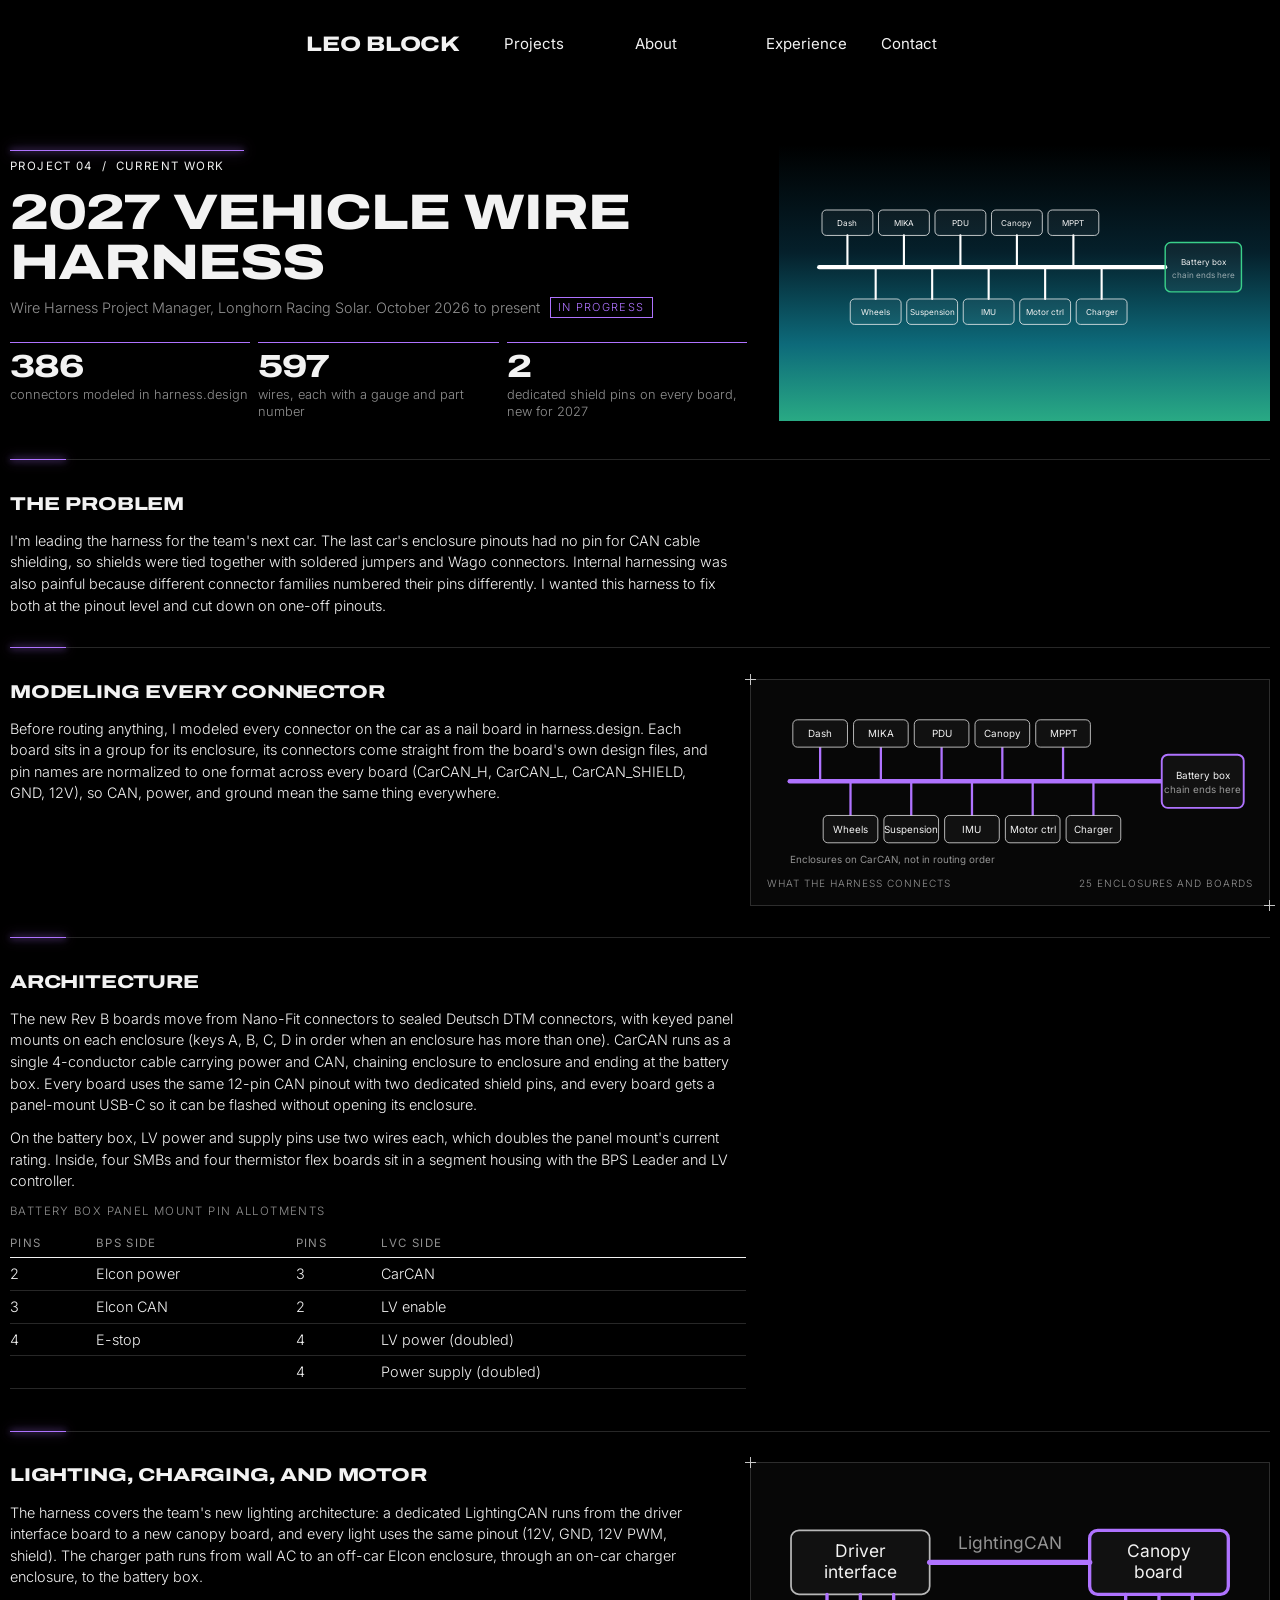
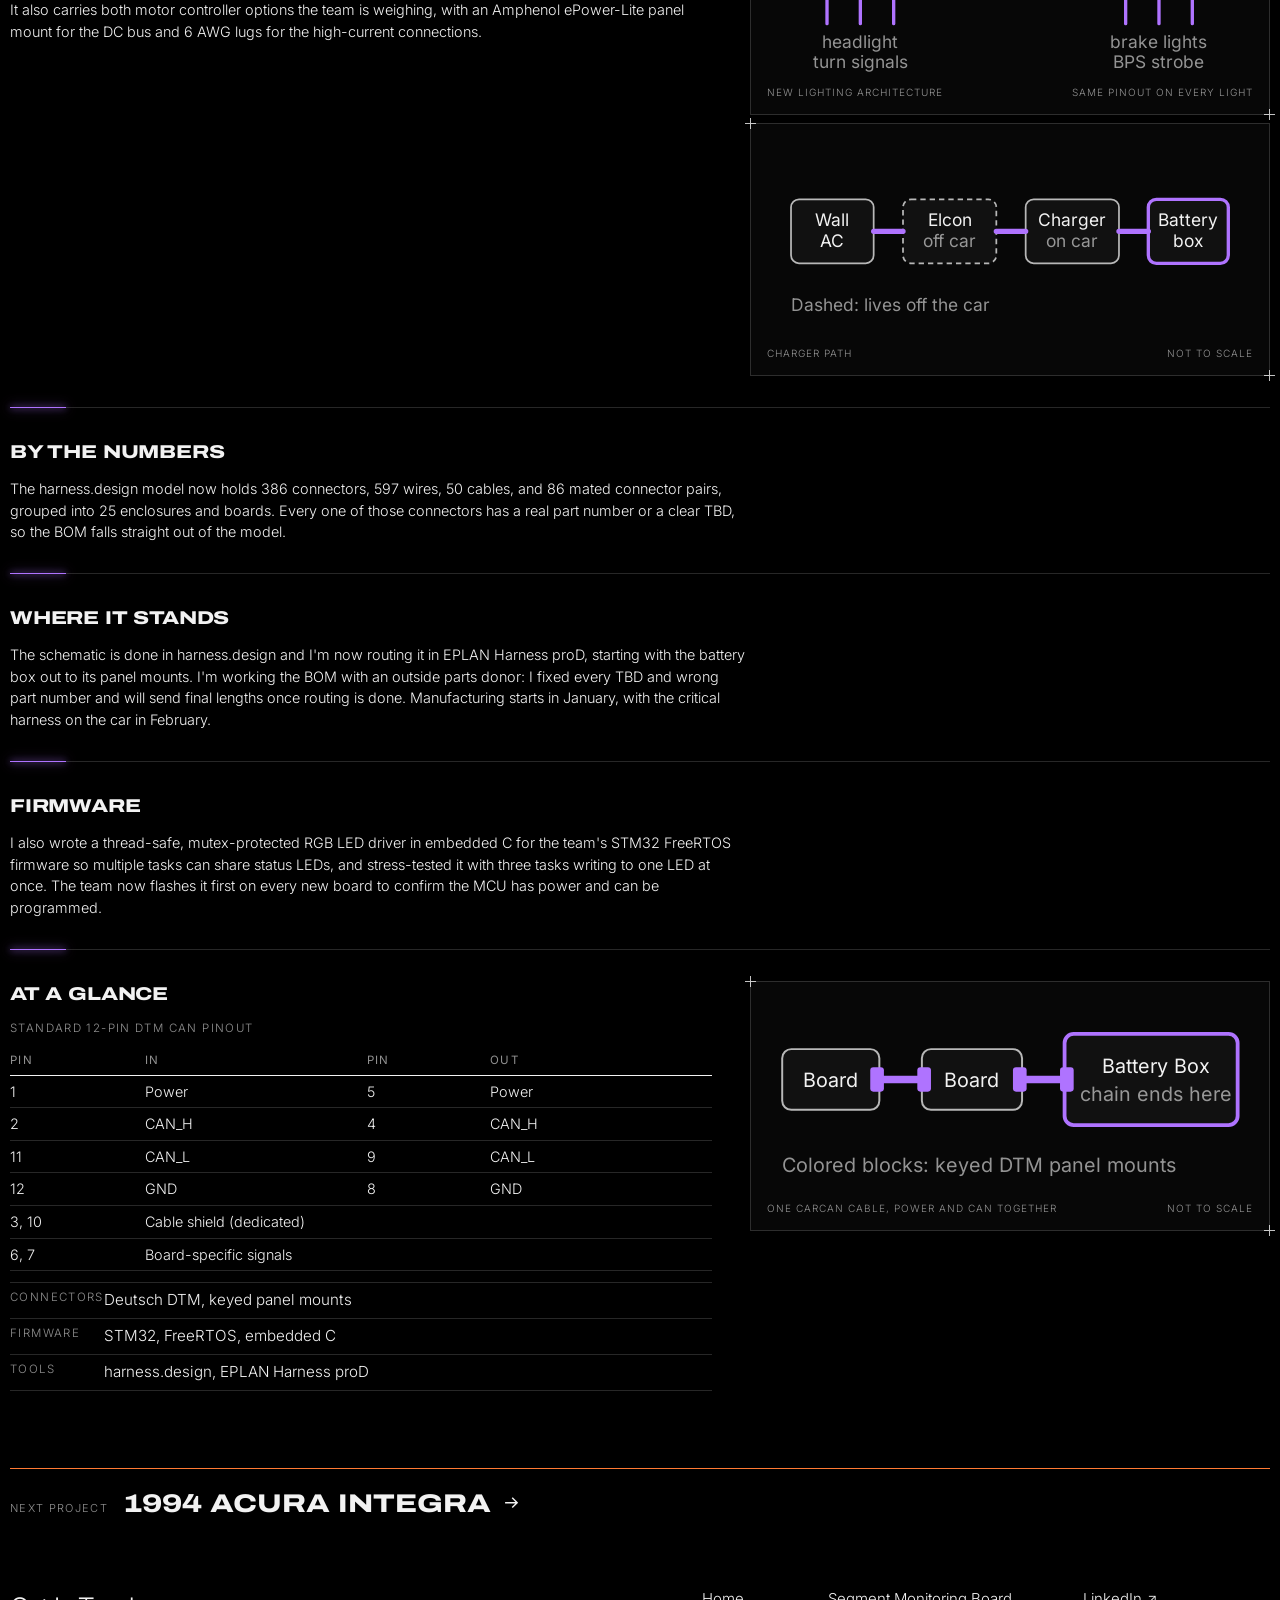
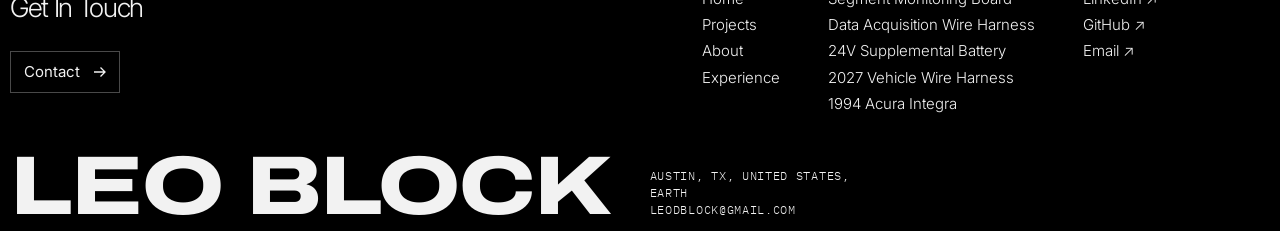
<file: vehicle-harness-2027/index.html>
<!DOCTYPE html>
<html lang="en">
<head>
<meta charset="utf-8">
<meta name="viewport" content="width=device-width, initial-scale=1, viewport-fit=cover">
<title>2027 Vehicle Wire Harness | Leo Block</title>
<meta name="description" content="I&#x27;m leading the full harness for the team&#x27;s next car. The last car had no pin for CAN cable shielding, so I set a standard 12-pin CAN pinout with two dedic">
<meta name="theme-color" content="#000000">
<link rel="preconnect" href="https://fonts.googleapis.com">
<link rel="preconnect" href="https://fonts.gstatic.com" crossorigin>
<link href="https://fonts.googleapis.com/css2?family=Archivo:wdth,wght@62..125,700..900&family=IBM+Plex+Mono:wght@400&family=Inter:wght@300;400;500&display=swap" rel="stylesheet">
<link rel="stylesheet" href="../assets/site.css?v=f54d2f9b">
</head>
<body>
<header class="hdr">
  <div class="pillwrap"><nav class="pill" aria-label="Main"><a class="wm" href="../">Leo Block</a><div class="navcol"><a href="../#projects">Projects</a><ul><li><a href="../smb/">SMB</a></li><li><a href="../data-acquisition-harness/">DAQ Harness</a></li><li><a href="../supplemental-battery/">24V Battery</a></li><li><a href="../vehicle-harness-2027/">2027 Harness</a></li><li><a href="../integra/">Acura Integra</a></li></ul></div><div class="navcol"><a href="../#about">About</a><ul><li><a href="../#about">Solar car team</a></li><li><a href="../data-acquisition-harness/#on-track">FSGP 2026</a></li></ul></div><div class="navcol"><a href="../#experience">Experience</a><ul><li><a href="../#experience">Roles</a></li><li><a href="../#skills">Skills</a></li></ul></div><div class="navcol"><a href="../#contact">Contact</a><ul><li><a href="mailto:leodblock@gmail.com">Email</a></li><li><a href="https://www.linkedin.com/in/leo-block" target="_blank" rel="noopener">LinkedIn</a></li><li><a href="https://github.com/leoblock927" target="_blank" rel="noopener">GitHub</a></li></ul></div></nav></div>
  <div class="mbar"><a class="wm" href="../">Leo Block</a><button class="plusbtn" type="button" aria-label="Menu" aria-expanded="false" aria-controls="mmenu"><svg viewBox="0 0 33 33" fill="none" aria-hidden="true"><path d="M0.5 16.5h32M16.5 0.5v32" stroke="currentColor" stroke-width="1.4"/></svg></button></div>
  <nav class="mmenu" id="mmenu" aria-label="Main"><div class="grp"><a href="../#projects">Projects</a><ul><li><a href="../smb/">SMB</a></li><li><a href="../data-acquisition-harness/">DAQ Harness</a></li><li><a href="../supplemental-battery/">24V Battery</a></li><li><a href="../vehicle-harness-2027/">2027 Harness</a></li><li><a href="../integra/">Acura Integra</a></li></ul></div><div class="grp"><a href="../#about">About</a><ul><li><a href="../#about">Solar car team</a></li><li><a href="../data-acquisition-harness/#on-track">FSGP 2026</a></li></ul></div><div class="grp"><a href="../#experience">Experience</a><ul><li><a href="../#experience">Roles</a></li><li><a href="../#skills">Skills</a></li></ul></div><div class="grp"><a href="../#contact">Contact</a><ul><li><a href="mailto:leodblock@gmail.com">Email</a></li><li><a href="https://www.linkedin.com/in/leo-block" target="_blank" rel="noopener">LinkedIn</a></li><li><a href="https://github.com/leoblock927" target="_blank" rel="noopener">GitHub</a></li></ul></div></nav>
</header>
<main class="proj" style="--c:var(--purple)">
<header class="phero">
  <div class="pt">
    <div class="lbl " style="--a:var(--purple)"><i></i><span>Project 04 &nbsp;/&nbsp; Current work</span></div>
    <h1 class="h1">2027 Vehicle Wire Harness</h1>
    <p class="sub">Wire Harness Project Manager, Longhorn Racing Solar. October 2026 to present<span class="wip">In progress</span></p>
    <div class="stats"><div><b>386</b><span>connectors modeled in harness.design</span></div><div><b>597</b><span>wires, each with a gauge and part number</span></div><div><b>2</b><span>dedicated shield pins on every board, new for 2027</span></div></div>
  </div>
  <div class="cover gpanel" aria-hidden="true"><svg class="xray" aria-label="Enclosures on the 2027 harness hanging off one CarCAN trunk that ends at the battery box" role="img" viewbox="0 0 640 230">
<path class="route" d="M30,115 H520" stroke-width="6"></path>
<path class="fpulse" d="M30,115 H520" pathlength="1"></path>
<g class="route" stroke-width="3"><path d="M70,115V70 M150,115V70 M230,115V70 M310,115V70 M390,115V70 M110,115V160 M190,115V160 M270,115V160 M350,115V160 M430,115V160"></path></g>
<g class="box">
<rect height="36" rx="6" width="72" x="34" y="34"></rect><rect height="36" rx="6" width="72" x="114" y="34"></rect><rect height="36" rx="6" width="72" x="194" y="34"></rect><rect height="36" rx="6" width="72" x="274" y="34"></rect><rect height="36" rx="6" width="72" x="354" y="34"></rect>
<rect height="36" rx="6" width="72" x="74" y="160"></rect><rect height="36" rx="6" width="72" x="154" y="160"></rect><rect height="36" rx="6" width="72" x="234" y="160"></rect><rect height="36" rx="6" width="72" x="314" y="160"></rect><rect height="36" rx="6" width="72" x="394" y="160"></rect>
</g>
<rect class="box" height="70" rx="8" style="stroke:#3ad08a;stroke-width:2" width="108" x="520" y="80"></rect>
<text text-anchor="middle" x="70" y="57">Dash</text><text text-anchor="middle" x="150" y="57">MIKA</text><text text-anchor="middle" x="230" y="57">PDU</text><text text-anchor="middle" x="310" y="57">Canopy</text><text text-anchor="middle" x="390" y="57">MPPT</text>
<text text-anchor="middle" x="110" y="183">Wheels</text><text text-anchor="middle" x="190" y="183">Suspension</text><text text-anchor="middle" x="270" y="183">IMU</text><text text-anchor="middle" x="350" y="183">Motor ctrl</text><text text-anchor="middle" x="430" y="183">Charger</text>
<text text-anchor="middle" x="574" y="112">Battery box</text><text class="soft" text-anchor="middle" x="574" y="130">chain ends here</text>

</svg></div>
</header>
<div class="rows2"><section class="row2 solo" id="the-problem"><div class="tx"><h2 class="bh">The problem</h2><p>I'm leading the harness for the team's next car. The last car's enclosure pinouts had no pin for CAN cable shielding, so shields were tied together with soldered jumpers and Wago connectors. Internal harnessing was also painful because different connector families numbered their pins differently. I wanted this harness to fix both at the pinout level and cut down on one-off pinouts.</p></div></section><section class="row2" id="modeling-every-connector"><div class="tx"><h2 class="bh">Modeling every connector</h2><p>Before routing anything, I modeled every connector on the car as a nail board in harness.design. Each board sits in a group for its enclosure, its connectors come straight from the board's own design files, and pin names are normalized to one format across every board (CarCAN_H, CarCAN_L, CarCAN_SHIELD, GND, 12V), so CAN, power, and ground mean the same thing everywhere.</p></div><div class="side"><figure class="fig sfig">
<svg aria-label="Enclosures on the 2027 harness hanging off one CarCAN trunk that ends at the battery box" role="img" viewbox="0 0 640 230">
<path class="route" d="M30,115 H520" stroke-width="6"></path>
<path class="fpulse" d="M30,115 H520" pathlength="1"></path>
<g class="route" stroke-width="3"><path d="M70,115V70 M150,115V70 M230,115V70 M310,115V70 M390,115V70 M110,115V160 M190,115V160 M270,115V160 M350,115V160 M430,115V160"></path></g>
<g class="box">
<rect height="36" rx="6" width="72" x="34" y="34"></rect><rect height="36" rx="6" width="72" x="114" y="34"></rect><rect height="36" rx="6" width="72" x="194" y="34"></rect><rect height="36" rx="6" width="72" x="274" y="34"></rect><rect height="36" rx="6" width="72" x="354" y="34"></rect>
<rect height="36" rx="6" width="72" x="74" y="160"></rect><rect height="36" rx="6" width="72" x="154" y="160"></rect><rect height="36" rx="6" width="72" x="234" y="160"></rect><rect height="36" rx="6" width="72" x="314" y="160"></rect><rect height="36" rx="6" width="72" x="394" y="160"></rect>
</g>
<rect class="box" height="70" rx="8" style="stroke:var(--c);stroke-width:2.5" width="108" x="520" y="80"></rect>
<text text-anchor="middle" x="70" y="57">Dash</text><text text-anchor="middle" x="150" y="57">MIKA</text><text text-anchor="middle" x="230" y="57">PDU</text><text text-anchor="middle" x="310" y="57">Canopy</text><text text-anchor="middle" x="390" y="57">MPPT</text>
<text text-anchor="middle" x="110" y="183">Wheels</text><text text-anchor="middle" x="190" y="183">Suspension</text><text text-anchor="middle" x="270" y="183">IMU</text><text text-anchor="middle" x="350" y="183">Motor ctrl</text><text text-anchor="middle" x="430" y="183">Charger</text>
<text text-anchor="middle" x="574" y="112">Battery box</text><text class="soft" text-anchor="middle" x="574" y="130">chain ends here</text>
<text class="soft" x="30" y="222">Enclosures on CarCAN, not in routing order</text>
</svg>
<figcaption><span>What the harness connects</span><span>25 enclosures and boards</span></figcaption>
</figure></div></section><section class="row2 solo" id="architecture"><div class="tx"><h2 class="bh">Architecture</h2><p>The new Rev B boards move from Nano-Fit connectors to sealed Deutsch DTM connectors, with keyed panel mounts on each enclosure (keys A, B, C, D in order when an enclosure has more than one). CarCAN runs as a single 4-conductor cable carrying power and CAN, chaining enclosure to enclosure and ending at the battery box. Every board uses the same 12-pin CAN pinout with two dedicated shield pins, and every board gets a panel-mount USB-C so it can be flashed without opening its enclosure.</p><p>On the battery box, LV power and supply pins use two wires each, which doubles the panel mount's current rating. Inside, four SMBs and four thermistor flex boards sit in a segment housing with the BPS Leader and LV controller.</p><table class="t"><caption>Battery box panel mount pin allotments</caption>
<tr><th>Pins</th><th>BPS side</th><th>Pins</th><th>LVC side</th></tr>
<tr><td>2</td><td>Elcon power</td><td>3</td><td>CarCAN</td></tr>
<tr><td>3</td><td>Elcon CAN</td><td>2</td><td>LV enable</td></tr>
<tr><td>4</td><td>E-stop</td><td>4</td><td>LV power (doubled)</td></tr>
<tr><td></td><td></td><td>4</td><td>Power supply (doubled)</td></tr>
</table></div></section><section class="row2" id="lighting-charging-and-motor"><div class="tx"><h2 class="bh">Lighting, charging, and motor</h2><p>The harness covers the team's new lighting architecture: a dedicated LightingCAN runs from the driver interface board to a new canopy board, and every light uses the same pinout (12V, GND, 12V PWM, shield). The charger path runs from wall AC to an off-car Elcon enclosure, through an on-car charger enclosure, to the battery box.</p><p>It also carries both motor controller options the team is weighing, with an Amphenol ePower-Lite panel mount for the DC bus and 6 AWG lugs for the high-current connections.</p></div><div class="side"><figure class="fig sfig">
<svg aria-label="LightingCAN from the driver interface board to the canopy board, each driving its own lights" role="img" viewbox="0 0 340 150">
<rect class="box" height="48" rx="6" width="104" x="6" y="40"></rect>
<rect class="box" height="48" rx="6" style="stroke:var(--c);stroke-width:2.5" width="104" x="230" y="40"></rect>
<path class="route" d="M110,64 H230" stroke-width="4"></path>
<path class="fpulse" d="M110,64 H230" pathlength="1"></path>
<text text-anchor="middle" x="58" y="60">Driver</text>
<text text-anchor="middle" x="58" y="76">interface</text>
<text text-anchor="middle" x="282" y="60">Canopy</text>
<text text-anchor="middle" x="282" y="76">board</text>
<text class="soft" text-anchor="middle" x="170" y="54">LightingCAN</text>
<path class="route" d="M33,88 V110 M58,88 V110 M83,88 V110 M257,88 V110 M282,88 V110 M307,88 V110" stroke-width="2.5"></path>
<text class="soft" text-anchor="middle" x="58" y="128">headlight</text>
<text class="soft" text-anchor="middle" x="58" y="143">turn signals</text>
<text class="soft" text-anchor="middle" x="282" y="128">brake lights</text>
<text class="soft" text-anchor="middle" x="282" y="143">BPS strobe</text>
</svg>
<figcaption><span>New lighting architecture</span><span>Same pinout on every light</span></figcaption>
</figure><figure class="fig sfig">
<svg aria-label="Charger path from wall AC through an off-car Elcon enclosure and an on-car charger enclosure to the battery box" role="img" viewbox="0 0 340 150">
<rect class="box" height="48" rx="6" width="62" x="6" y="46"></rect>
<rect class="box" height="48" rx="6" stroke-dasharray="4 3" width="70" x="90" y="46"></rect>
<rect class="box" height="48" rx="6" width="70" x="182" y="46"></rect>
<rect class="box" height="48" rx="6" style="stroke:var(--c);stroke-width:2.5" width="60" x="274" y="46"></rect>
<path class="route" d="M68,70 H90 M160,70 H182 M252,70 H274" stroke-width="4"></path>
<path class="fpulse" d="M68,70 H274" pathlength="1"></path>
<text text-anchor="middle" x="37" y="66">Wall</text>
<text text-anchor="middle" x="37" y="82">AC</text>
<text text-anchor="middle" x="125" y="66">Elcon</text>
<text class="soft" text-anchor="middle" x="125" y="82">off car</text>
<text text-anchor="middle" x="217" y="66">Charger</text>
<text class="soft" text-anchor="middle" x="217" y="82">on car</text>
<text text-anchor="middle" x="304" y="66">Battery</text>
<text text-anchor="middle" x="304" y="82">box</text>
<text class="soft" x="6" y="130">Dashed: lives off the car</text>
</svg>
<figcaption><span>Charger path</span><span>Not to scale</span></figcaption>
</figure></div></section><section class="row2 solo" id="by-the-numbers"><div class="tx"><h2 class="bh">By the numbers</h2><p>The harness.design model now holds 386 connectors, 597 wires, 50 cables, and 86 mated connector pairs, grouped into 25 enclosures and boards. Every one of those connectors has a real part number or a clear TBD, so the BOM falls straight out of the model.</p></div></section><section class="row2 solo" id="where-it-stands"><div class="tx"><h2 class="bh">Where it stands</h2><p>The schematic is done in harness.design and I'm now routing it in EPLAN Harness proD, starting with the battery box out to its panel mounts. I'm working the BOM with an outside parts donor: I fixed every TBD and wrong part number and will send final lengths once routing is done. Manufacturing starts in January, with the critical harness on the car in February.</p></div></section><section class="row2 solo" id="firmware"><div class="tx"><h2 class="bh">Firmware</h2><p>I also wrote a thread-safe, mutex-protected RGB LED driver in embedded C for the team's STM32 FreeRTOS firmware so multiple tasks can share status LEDs, and stress-tested it with three tasks writing to one LED at once. The team now flashes it first on every new board to confirm the MCU has power and can be programmed.</p></div></section><section class="row2"><div class="tx"><h2 class="bh">At a glance</h2><table class="t">
<caption>Standard 12-pin DTM CAN pinout</caption>
<tr><th>Pin</th><th>In</th><th>Pin</th><th>Out</th></tr>
<tr><td>1</td><td>Power</td><td>5</td><td>Power</td></tr>
<tr><td>2</td><td>CAN_H</td><td>4</td><td>CAN_H</td></tr>
<tr><td>11</td><td>CAN_L</td><td>9</td><td>CAN_L</td></tr>
<tr><td>12</td><td>GND</td><td>8</td><td>GND</td></tr>
<tr><td>3, 10</td><td colspan="3">Cable shield (dedicated)</td></tr>
<tr><td>6, 7</td><td colspan="3">Board-specific signals</td></tr>
</table><dl class="specs"><dt>Connectors</dt><dd>Deutsch DTM, keyed panel mounts</dd><dt>Firmware</dt><dd>STM32, FreeRTOS, embedded C</dd><dt>Tools</dt><dd>harness.design, EPLAN Harness proD</dd></dl></div><div class="side"><figure class="fig sfig">
<svg aria-label="CarCAN chained through two enclosures and ending at the battery box" role="img" viewbox="0 0 320 130">
<path class="route" d="M74,55 H102 M168,55 H196" stroke-width="5"></path>
<path class="fpulse" d="M14,55 H300" pathlength="1"></path>
<rect class="box" height="40" rx="6" width="64" x="10" y="35"></rect>
<rect class="box" height="40" rx="6" width="66" x="102" y="35"></rect>
<rect class="box" height="60" rx="6" style="stroke:var(--c);stroke-width:2.5" width="114" x="196" y="25"></rect>
<rect fill="var(--c)" height="16" rx="2" width="9" x="68" y="47"></rect><rect fill="var(--c)" height="16" rx="2" width="9" x="99" y="47"></rect><rect fill="var(--c)" height="16" rx="2" width="9" x="162" y="47"></rect><rect fill="var(--c)" height="16" rx="2" width="9" x="193" y="47"></rect>
<text text-anchor="middle" x="42" y="60">Board</text>
<text text-anchor="middle" x="135" y="60">Board</text>
<text text-anchor="middle" x="256" y="51">Battery Box</text>
<text class="soft" text-anchor="middle" x="256" y="69">chain ends here</text>
<text class="soft" x="10" y="116">Colored blocks: keyed DTM panel mounts</text>
</svg>
<figcaption><span>One CarCAN cable, power and CAN together</span><span>Not to scale</span></figcaption>
</figure></div></section></div>
<a class="next" href="../integra/" style="--a:var(--amber)"><span class="nl">Next project</span><span class="nt">1994 Acura Integra <svg viewBox="0 0 14 14" fill="none" aria-hidden="true"><path d="M1 7h11M7.5 2.5 12 7l-4.5 4.5" stroke="currentColor" stroke-width="1.3"/></svg></span></a>
</main>
<footer class="foot" id="contact">
  <div class="top">
    <div><p class="git">Get In Touch</p><a class="btn" href="mailto:leodblock@gmail.com">Contact <svg viewBox="0 0 14 14" fill="none" aria-hidden="true"><path d="M1 7h11M7.5 2.5 12 7l-4.5 4.5" stroke="currentColor" stroke-width="1.3"/></svg></a></div>
    <div class="fcols">
      <ul><li><a href="../">Home</a></li><li><a href="../#projects">Projects</a></li><li><a href="../#about">About</a></li><li><a href="../#experience">Experience</a></li></ul>
      <ul><li><a href="../smb/">Segment Monitoring Board</a></li><li><a href="../data-acquisition-harness/">Data Acquisition Wire Harness</a></li><li><a href="../supplemental-battery/">24V Supplemental Battery</a></li><li><a href="../vehicle-harness-2027/">2027 Vehicle Wire Harness</a></li><li><a href="../integra/">1994 Acura Integra</a></li></ul>
      <ul><li><a href="https://www.linkedin.com/in/leo-block" target="_blank" rel="noopener">LinkedIn &#8599;</a></li><li><a href="https://github.com/leoblock927" target="_blank" rel="noopener">GitHub &#8599;</a></li><li><a href="mailto:leodblock@gmail.com">Email &#8599;</a></li></ul>
    </div>
  </div>
  <div class="bottom">
    <p class="bigwm" aria-hidden="true">Leo Block</p>
    <address>Austin, TX, United States, Earth<br><a href="mailto:leodblock@gmail.com">leodblock@gmail.com</a></address>
  </div>
</footer>
<dialog class="lb" id="lb"><button type="button" aria-label="Close"><svg viewBox="0 0 33 33" fill="none" aria-hidden="true"><path d="M0.5 16.5h32M16.5 0.5v32" stroke="currentColor" stroke-width="1.4"/></svg></button><img alt=""><p></p></dialog>
<script src="../assets/site.js?v=f54d2f9b"></script>
</body>
</html>
</file>
<file: assets/site.css>
:root{
  --bg:#000;--fg:#f2f2f2;--dim:rgba(242,242,242,.6);--faint:rgba(242,242,242,.3);--line:rgba(242,242,242,.16);
  --orange:#ff4f00;--pink:#de3cb3;--purple:#af73ff;--blue:#2bace2;--amber:#ff7a33;
  --display:"Archivo","Arial Black",sans-serif;--sans:"Inter","Helvetica Neue",Arial,sans-serif;--mono:"IBM Plex Mono",ui-monospace,monospace;
  --g:10px;--hh:88px;--bar:56px;--ease:cubic-bezier(.77,0,.175,1);
  --c:var(--orange);
}
*,*::before,*::after{box-sizing:border-box}
html{background:var(--bg);color:var(--fg);scroll-padding-top:var(--hh)}
body{margin:0;font-family:var(--sans);font-weight:300;font-size:clamp(1rem,1.31vw,1.18rem);line-height:1.45;-webkit-font-smoothing:antialiased;overflow-x:hidden}
img{display:block;max-width:100%}
a{color:inherit}
:focus-visible{outline:2px solid var(--orange);outline-offset:3px}
::selection{background:var(--orange);color:#000}

/* type */
.h1,.h2,.h3,.wm{font-family:var(--display);font-stretch:125%;font-weight:800;text-transform:uppercase;margin:0}
.h1{font-size:clamp(2.5rem,5.46vw,6rem);line-height:1;letter-spacing:-.02em}
.h2{font-size:clamp(2rem,3.88vw,4.25rem);line-height:1;letter-spacing:-.02em}
.h3{font-size:clamp(1.35rem,2.42vw,2.6rem);line-height:1.02;letter-spacing:-.02em}
.p2{font-size:clamp(.92rem,1.05vw,1rem)}
.dim{color:var(--dim)}
.tlink{display:inline-flex;align-items:center;gap:.45rem;text-decoration:none;font-weight:400;transition:color .2s}
.tlink:hover{color:var(--c)}
.tlink svg{width:14px;height:14px;transition:transform .25s}
.tlink:hover svg{transform:translateX(3px)}

/* glowing section label */
.lbl{display:inline-block;--a:var(--orange)}
.lbl i{display:block;height:1px;background:var(--a);box-shadow:0 0 6px var(--a),0 0 14px var(--a)}
.lbl span{display:block;margin-top:.45rem;font-size:11.5px;letter-spacing:.12em;text-transform:uppercase;font-weight:400;padding-right:20px}

/* header */
.hdr{position:sticky;top:0;z-index:50;height:var(--hh);pointer-events:none}
.pillwrap{display:flex;justify-content:center;padding-top:16px}
.pill{pointer-events:auto;display:flex;align-items:flex-start;gap:0;padding:0 24px;background:rgba(0,0,0,.15);backdrop-filter:blur(80px);-webkit-backdrop-filter:blur(80px);
  clip-path:inset(0 0 calc(100% - var(--bar)) 0 round 5px);transition:clip-path .35s var(--ease),background-color .35s}
.pill:hover,.pill:focus-within{clip-path:inset(0 0 0 0 round 5px);background:rgba(0,0,0,.55)}
.pill .wm{height:var(--bar);display:flex;align-items:center;font-size:21px;letter-spacing:-.01em;text-decoration:none;margin-right:44px;white-space:nowrap}
.navcol{padding:0 34px 26px 0}
.navcol > a{height:var(--bar);display:flex;align-items:center;text-decoration:none;font-size:15px;font-weight:400;white-space:nowrap;transition:color .2s}
.navcol ul{list-style:none;margin:0;padding:6px 0 0;display:grid;gap:9px}
.navcol li a{text-decoration:none;font-size:15px;color:var(--dim);white-space:nowrap;transition:color .2s}
.navcol:hover > a,.navcol li a:hover{color:var(--orange)}
.mbar,.mmenu{display:none}
@media (max-width:1023px){
  :root{--hh:64px}
  .pillwrap{display:none}
  .hdr{pointer-events:auto}
  .hdr::before{content:"";position:absolute;inset:0;z-index:-1;background:rgba(0,0,0,.6);backdrop-filter:blur(30px);-webkit-backdrop-filter:blur(30px)}
  .mbar{display:flex;height:var(--hh);align-items:center;justify-content:space-between;padding:0 var(--g) 0 16px}
  .mbar .wm{font-size:20px;text-decoration:none}
  .plusbtn{all:unset;cursor:pointer;width:44px;height:44px;display:grid;place-items:center;color:var(--orange);filter:drop-shadow(0 0 6px var(--orange))}
  .plusbtn svg{width:30px;height:30px;transition:transform .35s var(--ease)}
  .menu-open .plusbtn svg{transform:rotate(135deg)}
  .mmenu{display:block;position:fixed;inset:var(--hh) 0 0 0;background:#000;padding:24px 16px;overflow:auto;clip-path:inset(0 0 100% 0);transition:clip-path .45s var(--ease)}
  .menu-open .mmenu{clip-path:inset(0)}
  .mmenu .grp{border-top:1px solid var(--line);padding:18px 0}
  .mmenu .grp > a{font-family:var(--display);font-stretch:125%;font-weight:800;text-transform:uppercase;font-size:30px;text-decoration:none;letter-spacing:-.02em}
  .mmenu ul{list-style:none;padding:10px 0 0;margin:0;display:grid;gap:8px}
  .mmenu li a{text-decoration:none;color:var(--dim)}
  .menu-open{overflow:hidden}
}

/* hero */
.hero{position:relative;height:calc(100svh - var(--hh));min-height:520px;overflow:hidden;background:#000}
.hero .media{position:absolute;inset:0}
.hero .media img{width:100%;height:100%;object-fit:cover;transform-origin:60% 50%;animation:drift 24s ease-in-out infinite alternate}
@keyframes drift{from{transform:scale(1.02)}to{transform:scale(1.12) translate(-1.5%,1%)}}
.hero::after{content:"";position:absolute;inset:0;background:linear-gradient(to top,rgba(0,0,0,.75) 0%,rgba(0,0,0,.15) 45%,rgba(0,0,0,.1) 100%);pointer-events:none}
.hero .inner{position:absolute;left:0;right:0;bottom:0;z-index:1;padding:0 var(--g) clamp(28px,4vw,56px)}
.hero h1{max-width:1060px}
.hero .sub{margin:1.1rem 0 0;max-width:40rem;color:var(--dim)}
.hero .lbl{margin-bottom:1.2rem}
.hero.grad{background:linear-gradient(180deg,#000 8%,#03161d 36%,#0a4a63 58%,#0f8a78 80%,#3ad08a 100%)}
.hero.grad::after{background:linear-gradient(to top,rgba(0,0,0,.35),transparent 40%)}
.hero.grad .media{display:flex;align-items:center;justify-content:center;padding:6vh 4vw 26vh}
.hero.grad .media svg{width:min(1100px,100%);height:auto}
@media (prefers-reduced-motion:reduce){.hero .media img{animation:none}}

/* sections */
.sec{position:relative;padding:clamp(80px,10vw,160px) var(--g) 0}
.sec .lbl{margin-bottom:24px}
@media (min-width:1024px){.sec > .lbl.abs{position:absolute;left:var(--g);top:clamp(80px,10vw,160px)}}
.indent{padding-left:25%}
@media (max-width:1023px){.indent{padding-left:0}}
.split{display:grid;grid-template-columns:1fr 1fr;gap:var(--g)}
.split .txt{max-width:41rem}
.split .txt p{margin:0 0 1.2rem}
@media (max-width:820px){.split{grid-template-columns:1fr;gap:28px}}
.bleed{margin-top:clamp(40px,5vw,72px)}
.bleed img{width:100%;height:auto;aspect-ratio:16/8;object-fit:cover}

/* accordion */
.acc{display:grid;grid-template-columns:1fr 1fr;gap:var(--g);margin-top:var(--g)}
.acc .stage{position:relative;aspect-ratio:4/5;max-height:88vh;overflow:hidden;background:#0a0a0a}
.acc .stage > *{position:absolute;inset:0;width:100%;height:100%;object-fit:cover;opacity:0;transition:opacity .5s}
.acc .stage > .on{opacity:1}
.acc .stage .gpanel{display:flex;align-items:center;justify-content:center;padding:8%;background:linear-gradient(180deg,#000 10%,#05202b 45%,#0d6a7a 75%,#3ad08a 110%)}
.acc .list{padding:0 8% 0 3%}
.item{border-top:1px solid var(--line);--a:var(--orange)}
.item:last-child{border-bottom:1px solid var(--line)}
.item{position:relative}
.item.open{border-top-color:var(--a)}
.item.open::before{content:"";position:absolute;left:0;right:0;top:-1px;height:1px;box-shadow:0 0 6px var(--a),0 0 14px var(--a)}
.item h3{font:inherit}
.item .hd{all:unset;box-sizing:border-box;cursor:pointer;display:flex;width:100%;justify-content:space-between;align-items:flex-start;gap:1rem;padding:24px 0 34px}
.item .t{font-weight:300;color:var(--faint);transition:color .25s;font-size:clamp(1.05rem,1.31vw,1.2rem)}
.item:hover .t,.item.open .t,.item .hd:focus-visible .t{color:var(--fg)}
.item .ic{flex:none;color:var(--fg);transition:color .25s,filter .25s}
.item .ic svg{display:block;width:32px;height:32px;transition:transform .35s var(--ease)}
.item:hover .ic,.item.open .ic,.item .hd:focus-visible .ic{color:var(--a);filter:drop-shadow(0 0 6px var(--a))}
.item.open .ic svg{transform:rotate(135deg) scale(.5)}
.item .panel{display:grid;grid-template-rows:0fr;transition:grid-template-rows .45s var(--ease)}
.item.open .panel{grid-template-rows:1fr}
.item .panel > div{overflow:hidden}
.item .panel p{margin:0 0 1rem;max-width:36rem;font-size:clamp(.95rem,1.1vw,1.05rem)}
.item .panel .tlink{margin-bottom:30px;--c:var(--a)}
@media (max-width:820px){.acc{grid-template-columns:1fr}.acc .stage{aspect-ratio:4/3}.acc .list{padding:0}.item .ic svg{width:18px;height:18px}}

/* gradient band */
.band{position:relative;margin-top:clamp(80px,10vw,160px);height:min(78vh,760px);background:linear-gradient(180deg,#000 22%,#04161f 42%,#0b4c66 62%,#14907e 82%,#46d690 100%);overflow:hidden}
.band svg{position:absolute;left:50%;top:44%;transform:translate(-50%,-50%);width:min(1250px,94%);height:auto;filter:drop-shadow(0 0 10px rgba(43,172,226,.5))}
.band .cap{position:absolute;left:var(--g);bottom:var(--g);font-size:11.5px;letter-spacing:.12em;text-transform:uppercase}
.xray .box{fill:rgba(255,255,255,.04);stroke:rgba(242,242,242,.85);stroke-width:1.3}
.xray .route{fill:none;stroke:#fff;stroke-linecap:round}
.xray .hot{stroke:#3ad08a}
.xray text{font-family:var(--sans);fill:#f2f2f2;font-size:11.5px;font-weight:400}
.xray .soft{fill:rgba(242,242,242,.6)}

/* experience */
.rows{margin-top:clamp(40px,5vw,72px);border-top:1px solid var(--line)}
.row{display:grid;grid-template-columns:1fr 1fr 2fr;gap:var(--g);padding:26px 0 30px;border-bottom:1px solid var(--line)}
.row .when{font-family:var(--mono);font-size:12px;letter-spacing:.06em;text-transform:uppercase;color:var(--dim);padding-top:.25rem}
.row h3{margin:0;font-weight:400;font-size:clamp(1.05rem,1.31vw,1.2rem)}
.row p{margin:0 0 .8rem;font-size:clamp(.95rem,1.1vw,1.05rem)}
.row p:last-child{margin:0}
@media (max-width:820px){.row{grid-template-columns:1fr;gap:6px}}
.skills{display:grid;grid-template-columns:repeat(auto-fit,minmax(200px,1fr));gap:30px var(--g);margin-top:clamp(40px,5vw,64px)}
.skills h4{margin:0 0 .8rem;font-size:11.5px;letter-spacing:.12em;text-transform:uppercase;font-weight:400;color:var(--dim)}
.skills ul{list-style:none;margin:0;padding:0;display:grid;gap:4px;font-size:clamp(.95rem,1.1vw,1.05rem)}

/* cards */
.cards{display:grid;grid-template-columns:1fr 1fr;gap:var(--g);margin-top:clamp(40px,5vw,64px)}
.card{text-decoration:none;display:block}
.card .im{overflow:hidden;aspect-ratio:3/2.2;background:#0a0a0a}
.card img{width:100%;height:100%;object-fit:cover;transition:transform .7s var(--ease)}
.card:hover img{transform:scale(1.035)}
.card .tlink{margin-top:14px}
.card:hover .tlink{color:var(--orange)}
@media (max-width:820px){.cards{grid-template-columns:1fr}}

/* footer */
.foot{margin-top:clamp(120px,14vw,220px);padding:0 var(--g) var(--g)}
.foot .top{display:grid;grid-template-columns:1.2fr 1fr;gap:var(--g)}
.foot .git{font-size:clamp(1.6rem,2.1vw,2rem);letter-spacing:-.05em;font-weight:300;margin:0}
.btn{display:inline-flex;align-items:center;gap:.8rem;margin-top:22px;padding:.55rem .8rem;border:1px solid var(--faint);text-decoration:none;font-size:15px;font-weight:400;transition:border-color .2s,color .2s}
.btn:hover{border-color:var(--orange);color:var(--orange)}
.btn svg{width:14px;height:14px}
.fcols{display:grid;grid-template-columns:repeat(3,auto);justify-content:start;gap:12px 48px;font-size:15px}
.fcols ul{list-style:none;margin:0;padding:0;display:grid;gap:3px;align-content:start}
.fcols a{text-decoration:none;transition:color .2s}
.fcols a:hover{color:var(--orange)}
.foot .bottom{display:grid;grid-template-columns:auto 1fr;gap:var(--g) 3vw;align-items:end;margin-top:clamp(70px,9vw,130px)}
.bigwm{font-family:var(--display);font-stretch:125%;font-weight:800;text-transform:uppercase;font-size:clamp(3.2rem,10.6vw,13rem);line-height:.78;letter-spacing:-.025em;margin:0;white-space:nowrap}
.foot address{font-style:normal;font-family:var(--mono);font-size:11.5px;line-height:1.5;letter-spacing:.06em;text-transform:uppercase;max-width:15rem}
.foot address a{text-decoration:none}
@media (max-width:820px){.foot .top,.foot .bottom{grid-template-columns:1fr}.fcols{grid-template-columns:repeat(2,auto)}}

/* project pages */
.stats{display:grid;grid-template-columns:repeat(3,1fr);gap:var(--g);margin-top:clamp(40px,5vw,64px)}
.stats div{border-top:1px solid var(--a,var(--line));padding-top:18px}
.stats b{display:block;font-family:var(--display);font-stretch:125%;font-weight:800;font-size:clamp(2rem,4.4vw,4.8rem);line-height:1;letter-spacing:-.03em}
.stats span{display:block;margin-top:.7rem;color:var(--dim);font-size:clamp(.9rem,1.05vw,1rem);max-width:22rem}
@media (max-width:640px){.stats{grid-template-columns:1fr}}
.psec{display:grid;grid-template-columns:1fr 1fr;gap:28px var(--g);padding:clamp(70px,8vw,130px) var(--g) 0}
.psec .head .lbl{margin-bottom:22px}
.psec .txt{max-width:41rem}
.psec .txt p{margin:0 0 1.2rem}
.psec .txt p a{text-decoration-color:var(--c);text-underline-offset:3px}
@media (max-width:820px){.psec{grid-template-columns:1fr}}
.pg{padding:clamp(28px,3vw,44px) var(--g) 0}
.gal{display:flex;flex-direction:column;gap:var(--g)}
.grow{display:flex;gap:var(--g)}
.gal.solo{max-width:min(100%,calc(78vh * var(--r)))}
.ph{margin:0;flex:var(--r) 1 0;min-width:0}
.ph .zoom{all:unset;display:block;width:100%;aspect-ratio:var(--r);overflow:hidden;cursor:zoom-in;background:#0b0b0b}
.ph.light .zoom{background:#fff}
.ph img{width:100%;height:100%;object-fit:cover;transition:transform .7s var(--ease)}
.ph.light img{object-fit:contain}
.ph:hover img{transform:scale(1.025)}
.ph figcaption{margin-top:10px;font-size:11.5px;letter-spacing:.12em;text-transform:uppercase;color:var(--dim)}
.ph .zoom:focus-visible{outline:2px solid var(--c);outline-offset:2px}
@media (max-width:640px){.grow{flex-direction:column}}
.figs{display:grid;grid-template-columns:repeat(auto-fit,minmax(min(100%,420px),1fr));gap:var(--g)}
.figs.one{max-width:min(100%,820px)}
.fig{position:relative;margin:0;padding:clamp(22px,3vw,40px);background:#070707;border:1px solid var(--line)}
.fig::before,.fig::after{content:"";position:absolute;width:15px;height:15px;background:linear-gradient(var(--fg),var(--fg)) center/1px 100% no-repeat,linear-gradient(var(--fg),var(--fg)) center/100% 1px no-repeat;opacity:.8}
.fig::before{top:-8px;left:-8px}
.fig::after{bottom:-8px;right:-8px}
.fig svg{display:block;width:100%;height:auto}
.fig figcaption{display:flex;justify-content:space-between;gap:1rem;margin-top:16px;font-size:11.5px;letter-spacing:.1em;text-transform:uppercase;color:var(--dim)}
.fig text{font-family:var(--sans);fill:var(--fg);font-size:13px;font-weight:400}
.fig .soft{fill:var(--dim)}
.fig .box{fill:#111;stroke:rgba(242,242,242,.75);stroke-width:1.3}
.fig .route{fill:none;stroke:var(--c);stroke-linecap:round;stroke-linejoin:round}
.fig .fpulse{fill:none;stroke:#fff;stroke-width:3.5;stroke-linecap:round;stroke-dasharray:.04 1.2;stroke-dashoffset:.04;opacity:0}
.fig.live .fpulse{opacity:1;animation:fp 2.2s linear 2}
.fig:hover .fpulse{opacity:1;animation:fp 2.2s linear infinite}
@keyframes fp{from{stroke-dashoffset:.04}to{stroke-dashoffset:-1.04}}
.specs{display:grid;grid-template-columns:auto 1fr;margin:0;border-top:1px solid var(--line)}
.specs dt,.specs dd{padding:12px 0;border-bottom:1px solid var(--line);margin:0}
.specs dt{font-size:11.5px;letter-spacing:.12em;text-transform:uppercase;color:var(--dim);padding-right:2rem;padding-top:15px}
.specs dd{font-size:clamp(.95rem,1.1vw,1.05rem)}
.glinks{display:flex;flex-wrap:wrap;gap:12px 28px;margin-top:24px}
table.t{width:100%;border-collapse:collapse;font-size:clamp(.9rem,1.05vw,1rem);margin:0 0 1.4rem}
table.t caption{text-align:left;font-size:11.5px;letter-spacing:.12em;text-transform:uppercase;color:var(--dim);padding-bottom:10px}
table.t th{text-align:left;font-weight:400;font-size:11.5px;letter-spacing:.12em;text-transform:uppercase;color:var(--dim);padding:8px 10px 8px 0;border-bottom:1px solid var(--fg)}
table.t td{padding:9px 10px 9px 0;border-bottom:1px solid var(--line)}
table.t.mx tr:nth-child(2) td{color:var(--c)}
.wip{display:inline-block;margin-left:.6rem;padding:.1rem .45rem;border:1px solid var(--c);color:var(--c);font-size:11px;letter-spacing:.12em;text-transform:uppercase;vertical-align:.15em}
.next{display:block;margin:clamp(100px,12vw,180px) var(--g) 0;padding:28px 0 0;text-decoration:none}
.next .h1{display:block;transition:color .25s}
.next svg{display:inline-block;width:.55em;height:.55em;margin-left:.15em;vertical-align:.05em;transition:transform .3s}
.next:hover .h1{color:var(--a)}
.next:hover svg{transform:translateX(.15em)}

/* lightbox */
.lb{border:0;padding:0;background:transparent;max-width:min(94vw,1500px);max-height:92vh;color:var(--fg)}
.lb::backdrop{background:rgba(0,0,0,.92)}
.lb img{max-width:100%;max-height:84vh;margin:auto;background:#fff}
.lb p{text-align:center;margin:.8rem 0 0;font-size:11.5px;letter-spacing:.12em;text-transform:uppercase;color:var(--dim)}
.lb button{position:fixed;top:16px;right:16px;all:unset;position:fixed;top:16px;right:16px;cursor:pointer;color:var(--orange);filter:drop-shadow(0 0 6px var(--orange))}
.lb button svg{width:32px;height:32px;transform:rotate(45deg)}

/* home projects block */
.projsec{padding-top:clamp(56px,6vw,96px)}
.ptitle{align-items:end;margin-bottom:clamp(28px,3vw,44px)}
.ptitle p{margin:0;max-width:34rem;justify-self:start;padding-left:3%}
.acc .stage img.light{object-fit:contain;background:#fff}
.thumbs{display:flex;gap:8px;margin:0 0 1.1rem}
.thumb{all:unset;cursor:pointer;flex:0 0 auto;width:84px;aspect-ratio:4/3;overflow:hidden;background:#111;opacity:.5;outline:1px solid transparent;outline-offset:2px;transition:opacity .2s,outline-color .2s}
.thumb img{width:100%;height:100%;object-fit:cover}
.thumb:hover{opacity:.85}
.thumb.sel{opacity:1;outline-color:var(--a)}
.thumb:focus-visible{outline-color:var(--fg)}
@media (max-width:820px){.ptitle p{padding-left:0}.thumb{width:68px}}

/* ===== compact pass ===== */
body{font-size:clamp(.95rem,1.08vw,1.06rem);line-height:1.55}
.h1{font-size:clamp(2.2rem,4.5vw,4.9rem)}
.h2{font-size:clamp(1.7rem,3vw,3.2rem)}
.h3{font-size:clamp(1.1rem,1.65vw,1.7rem)}
.hero{height:min(78svh,760px);min-height:440px}
main[style] .hero{height:min(62svh,600px);min-height:400px}
.hero .inner{padding-bottom:clamp(22px,3vw,40px)}
.hero .sub{margin-top:.7rem}
.sec{padding-top:clamp(56px,6vw,96px)}
.sec .lbl{margin-bottom:16px}
.ptitle{margin-bottom:clamp(20px,2.4vw,32px)}
.split .txt p{margin-bottom:.9rem}
.acc .stage{aspect-ratio:4/3;max-height:68vh}
.item .hd{padding:16px 0 20px}
.item .ic svg{width:24px;height:24px}
.item .panel p{margin-bottom:.75rem}
.item .panel .tlink{margin-bottom:20px}
.thumbs{margin-bottom:.8rem}
.band{height:min(54vh,520px);margin-top:clamp(56px,6vw,96px)}
.rows{margin-top:clamp(24px,3vw,40px)}
.row{padding:16px 0 18px}
.row p{margin-bottom:.5rem}
.skills{margin-top:clamp(28px,3vw,44px);gap:22px var(--g)}
.cards{margin-top:clamp(24px,3vw,40px)}
.card .im{aspect-ratio:16/9}
.foot{margin-top:clamp(80px,9vw,140px)}
.foot .bottom{margin-top:clamp(48px,6vw,90px)}
.bigwm{font-size:clamp(3rem,9.6vw,11.5rem)}
/* project pages */
.stsec{padding-top:clamp(28px,3vw,44px)}
.stats{margin-top:0}
.stats div{padding-top:12px}
.stats b{font-size:clamp(1.7rem,3.4vw,3.6rem)}
.stats span{margin-top:.45rem}
.ps{padding:clamp(34px,3.6vw,56px) var(--g) 0}
.ps + .ps .phead{border-top:1px solid var(--line);padding-top:clamp(26px,2.8vw,40px)}
.ps + .ps{padding-top:clamp(26px,2.8vw,40px)}
.phead{display:flex;flex-direction:column;gap:12px;margin-bottom:clamp(14px,1.6vw,22px)}
.phead .lbl{margin:0}
.pbody{display:grid;grid-template-columns:minmax(0,1.3fr) minmax(0,1fr);gap:clamp(20px,3vw,52px);align-items:start}
.pbody.solo{grid-template-columns:minmax(0,1fr)}
.pbody .txt{max-width:44rem}
.pbody .txt p{margin:0 0 .85rem}
.pbody .txt p:last-child{margin-bottom:0}
.pbody .txt p a{text-decoration-color:var(--c);text-underline-offset:3px}
.pbody .media{display:grid;grid-template-columns:1fr 1fr;gap:8px;align-content:start}
.mi{margin:0;min-width:0}
.mi.span{grid-column:1/-1}
.mi .zoom{all:unset;display:block;width:100%;aspect-ratio:var(--ar,1.333);overflow:hidden;cursor:zoom-in;background:#0b0b0b}
.mi.light .zoom{background:#fff}
.mi img{width:100%;height:100%;object-fit:cover;transition:transform .6s var(--ease)}
.mi.light img{object-fit:contain}
.mi:hover img{transform:scale(1.03)}
.mi .zoom:focus-visible{outline:2px solid var(--c);outline-offset:2px}
.mi figcaption{margin-top:6px;font-size:10.5px;letter-spacing:.1em;text-transform:uppercase;color:var(--dim);line-height:1.35}
.media .fig{padding:clamp(14px,1.6vw,22px)}
.media .fig svg{max-height:260px;width:auto;max-width:100%;margin:0 auto}
.media .fig figcaption{margin-top:10px;font-size:10.5px}
.specs dt,.specs dd{padding:8px 0}
.specs dt{padding-top:10px}
.glinks{margin-top:16px}
table.t{margin-bottom:.9rem}
table.t td{padding:6px 10px 6px 0}
.next{margin-top:clamp(64px,7vw,110px)}
@media (max-width:900px){.pbody{grid-template-columns:minmax(0,1fr)}}

.phead .h3{position:relative;padding-top:14px}
.phead .h3::before{content:"";position:absolute;left:0;top:0;width:56px;height:1px;background:var(--c);box-shadow:0 0 6px var(--c),0 0 14px var(--c)}
.ps + .ps .phead{border-top:0;padding-top:0}
.ps + .ps{border-top:1px solid var(--line);margin:clamp(26px,2.8vw,40px) var(--g) 0;padding:clamp(26px,2.8vw,40px) 0 0}
.next .lbl{display:block;width:max-content}
.band svg{width:min(900px,88%)}
.card .im{aspect-ratio:2.2/1}
.specs dt{padding-right:1.25rem}
@media (max-width:640px){
  .stats{grid-template-columns:repeat(3,1fr);gap:8px}
  .stats b{font-size:1.45rem}
  .stats span{font-size:.78rem;line-height:1.3}
  .pbody .media{gap:6px}
}

/* ===== project pages: compact two-column layout ===== */
.proj{font-size:clamp(.9rem,.98vw,1rem);line-height:1.5}
.phero{display:grid;grid-template-columns:minmax(0,1.5fr) minmax(0,1fr);gap:clamp(18px,2.5vw,40px);align-items:end;padding:clamp(18px,2vw,32px) var(--g) 0}
.phero .h1{font-size:clamp(1.9rem,3.6vw,3.6rem);margin-top:12px}
.phero .sub{margin:.55rem 0 0;color:var(--dim)}
.phero .stats{margin-top:clamp(16px,1.8vw,24px);gap:8px}
.phero .stats div{border-top:1px solid var(--c);padding-top:8px}
.phero .stats b{font-size:clamp(1.3rem,2.2vw,2.2rem)}
.phero .stats span{font-size:.8rem;margin-top:.3rem;line-height:1.3}
.phero .cover{all:unset;box-sizing:border-box;display:block;width:100%;aspect-ratio:16/10;max-height:300px;overflow:hidden;cursor:zoom-in;background:#0b0b0b}
.phero .cover img{width:100%;height:100%;object-fit:cover}
.phero .cover.gpanel{display:flex;align-items:center;justify-content:center;padding:4%;background:linear-gradient(180deg,#000 10%,#05202b 45%,#0d6a7a 75%,#3ad08a 115%);cursor:default}
.phero .cover.gpanel svg{width:100%;height:auto}
.blocks{columns:2 380px;column-gap:clamp(24px,3vw,48px);padding:clamp(22px,2.4vw,36px) var(--g) 0}
.blk{break-inside:avoid;margin:0 0 clamp(20px,2vw,28px);padding-top:12px;border-top:1px solid var(--line);position:relative}
.blk::before{content:"";position:absolute;left:0;top:-1px;width:44px;height:1px;background:var(--c);box-shadow:0 0 6px var(--c),0 0 12px var(--c)}
.bh{margin:0 0 .5rem;font-family:var(--display);font-stretch:125%;font-weight:800;text-transform:uppercase;font-size:clamp(.95rem,1.15vw,1.15rem);letter-spacing:-.01em}
.blk p{margin:0 0 .6rem}
.blk p a{text-decoration-color:var(--c);text-underline-offset:3px}
.blk .specs{margin:.2rem 0 0}
.blk .specs dt,.blk .specs dd{padding:5px 0}
.blk .specs dt{font-size:10.5px;padding-top:7px}
.blk table.t{font-size:.88rem;margin:.3rem 0 .6rem}
.blk table.t td,.blk table.t th{padding:4px 8px 4px 0}
.blk .glinks{margin-top:10px;gap:6px 20px;font-size:.92rem}
.strip{display:grid;grid-template-columns:repeat(auto-fill,minmax(112px,1fr));gap:6px;margin-top:10px}
.st{margin:0;min-width:0}
.st .zoom{all:unset;display:block;width:100%;aspect-ratio:4/3;overflow:hidden;cursor:zoom-in;background:#0b0b0b}
.st.light .zoom{background:#fff}
.st img{width:100%;height:100%;object-fit:cover;transition:transform .5s var(--ease)}
.st.light img{object-fit:contain}
.st:hover img{transform:scale(1.05)}
.st figcaption{margin-top:3px;font-size:9.5px;letter-spacing:.08em;text-transform:uppercase;color:var(--dim);line-height:1.25;overflow:hidden;display:-webkit-box;-webkit-line-clamp:2;-webkit-box-orient:vertical}
.strip .sfig{grid-column:1/-1;padding:12px 14px;margin:0}
.strip .sfig::before,.strip .sfig::after{width:11px;height:11px}
.strip .sfig::before{top:-6px;left:-6px}.strip .sfig::after{bottom:-6px;right:-6px}
.strip .sfig svg{max-height:150px;width:auto;max-width:100%;margin:0 auto}
.strip .sfig figcaption{margin-top:6px;font-size:9.5px}
.next{display:flex;align-items:baseline;gap:16px;margin:clamp(20px,2vw,32px) var(--g) 0;padding:16px 0 0;border-top:1px solid var(--a);text-decoration:none}
.next .nl{font-size:11px;letter-spacing:.12em;text-transform:uppercase;color:var(--dim)}
.next .nt{font-family:var(--display);font-stretch:125%;font-weight:800;text-transform:uppercase;font-size:clamp(1.1rem,2vw,1.8rem);transition:color .25s}
.next .nt svg{width:.6em;height:.6em;margin-left:.2em}
.next:hover .nt{color:var(--a)}
.proj ~ .foot{margin-top:clamp(48px,5vw,72px)}
.proj ~ .foot .bottom{margin-top:clamp(28px,3vw,48px)}
.proj ~ .foot .bigwm{font-size:clamp(2.6rem,6.5vw,7.5rem)}
@media (max-width:820px){.phero{grid-template-columns:1fr}.phero .cover{max-height:220px}.blocks{columns:1}}

/* ===== home compact ===== */
.hero{height:min(62svh,600px);min-height:380px}
.sec{padding-top:clamp(44px,4.5vw,72px)}
.acc .stage{aspect-ratio:16/11;max-height:58vh}
.band{height:min(36vh,360px);margin-top:clamp(44px,4.5vw,72px)}
.band svg{width:min(760px,84%)}
.rows{columns:2 420px;column-gap:clamp(24px,3vw,48px);border-top:0}
.row{break-inside:avoid;grid-template-columns:1fr;gap:4px;padding:12px 0 14px;border-top:1px solid var(--line);border-bottom:0}
.row .when{padding-top:0}
.row p{font-size:clamp(.88rem,.95vw,.98rem);margin-bottom:.4rem}
#skills{margin-top:clamp(28px,3vw,44px)!important}
.skills{margin-top:18px}
.skills ul{font-size:.9rem;gap:1px}
.cards{grid-template-columns:repeat(2,minmax(0,1fr))}
.card .im{aspect-ratio:3.2/1}
.foot{margin-top:clamp(56px,6vw,96px)}
.foot .bottom{margin-top:clamp(32px,4vw,60px)}
.bigwm{font-size:clamp(2.6rem,7vw,8rem)}
@media (max-width:820px){.rows{columns:1}}

.band{height:min(30vh,300px)}
.acc .stage{aspect-ratio:16/10;max-height:52vh}


/* ===== middle ground ===== */
.phero .cover{max-height:380px;aspect-ratio:16/10}
.phero .h1{font-size:clamp(2rem,3.9vw,4rem)}
.phero .stats b{font-size:clamp(1.4rem,2.5vw,2.6rem)}
.rows2{padding:clamp(28px,3vw,44px) var(--g) 0}
.row2{display:grid;grid-template-columns:minmax(0,1.35fr) minmax(0,1fr);gap:clamp(20px,3vw,48px);align-items:start;padding:clamp(22px,2.4vw,34px) 0;border-top:1px solid var(--line);position:relative}
.row2::before{content:"";position:absolute;left:0;top:-1px;width:56px;height:1px;background:var(--c);box-shadow:0 0 6px var(--c),0 0 12px var(--c)}
.row2.solo{grid-template-columns:minmax(0,1fr)}
.row2 .tx{max-width:46rem}
.row2 .bh{font-size:clamp(1.05rem,1.45vw,1.45rem);margin-bottom:.7rem}
.row2 p{margin:0 0 .7rem}
.row2 p:last-child{margin-bottom:0}
.row2 p a{text-decoration-color:var(--c);text-underline-offset:3px}
.row2 .specs dt,.row2 .specs dd{padding:6px 0}
.row2 table.t{font-size:.9rem;margin:.3rem 0 .7rem}
.row2 table.t td,.row2 table.t th{padding:5px 8px 5px 0}
.side{display:grid;grid-template-columns:repeat(3,minmax(0,1fr));gap:8px;align-content:start}
.side .st.two{grid-column:span 2}
.side .sfig{grid-column:1/-1;padding:14px 16px;margin:0}
.side .sfig::before,.side .sfig::after{width:11px;height:11px}
.side .sfig::before{top:-6px;left:-6px}.side .sfig::after{bottom:-6px;right:-6px}
.side .sfig svg{max-height:200px;width:auto;max-width:100%;margin:0 auto}
.side .sfig figcaption{margin-top:8px;font-size:10px}
.side .st figcaption{font-size:10px}
.next{margin-top:clamp(36px,3.6vw,56px)}
@media (max-width:820px){.row2{grid-template-columns:1fr}.side{grid-template-columns:repeat(3,minmax(0,1fr))}}
/* home: between the two */
.hero{height:min(70svh,680px)}
.acc .stage{aspect-ratio:4/3;max-height:60vh}
.band{height:min(42vh,420px)}
.band svg{width:min(820px,86%)}
.card .im{aspect-ratio:2.6/1}
</file>
